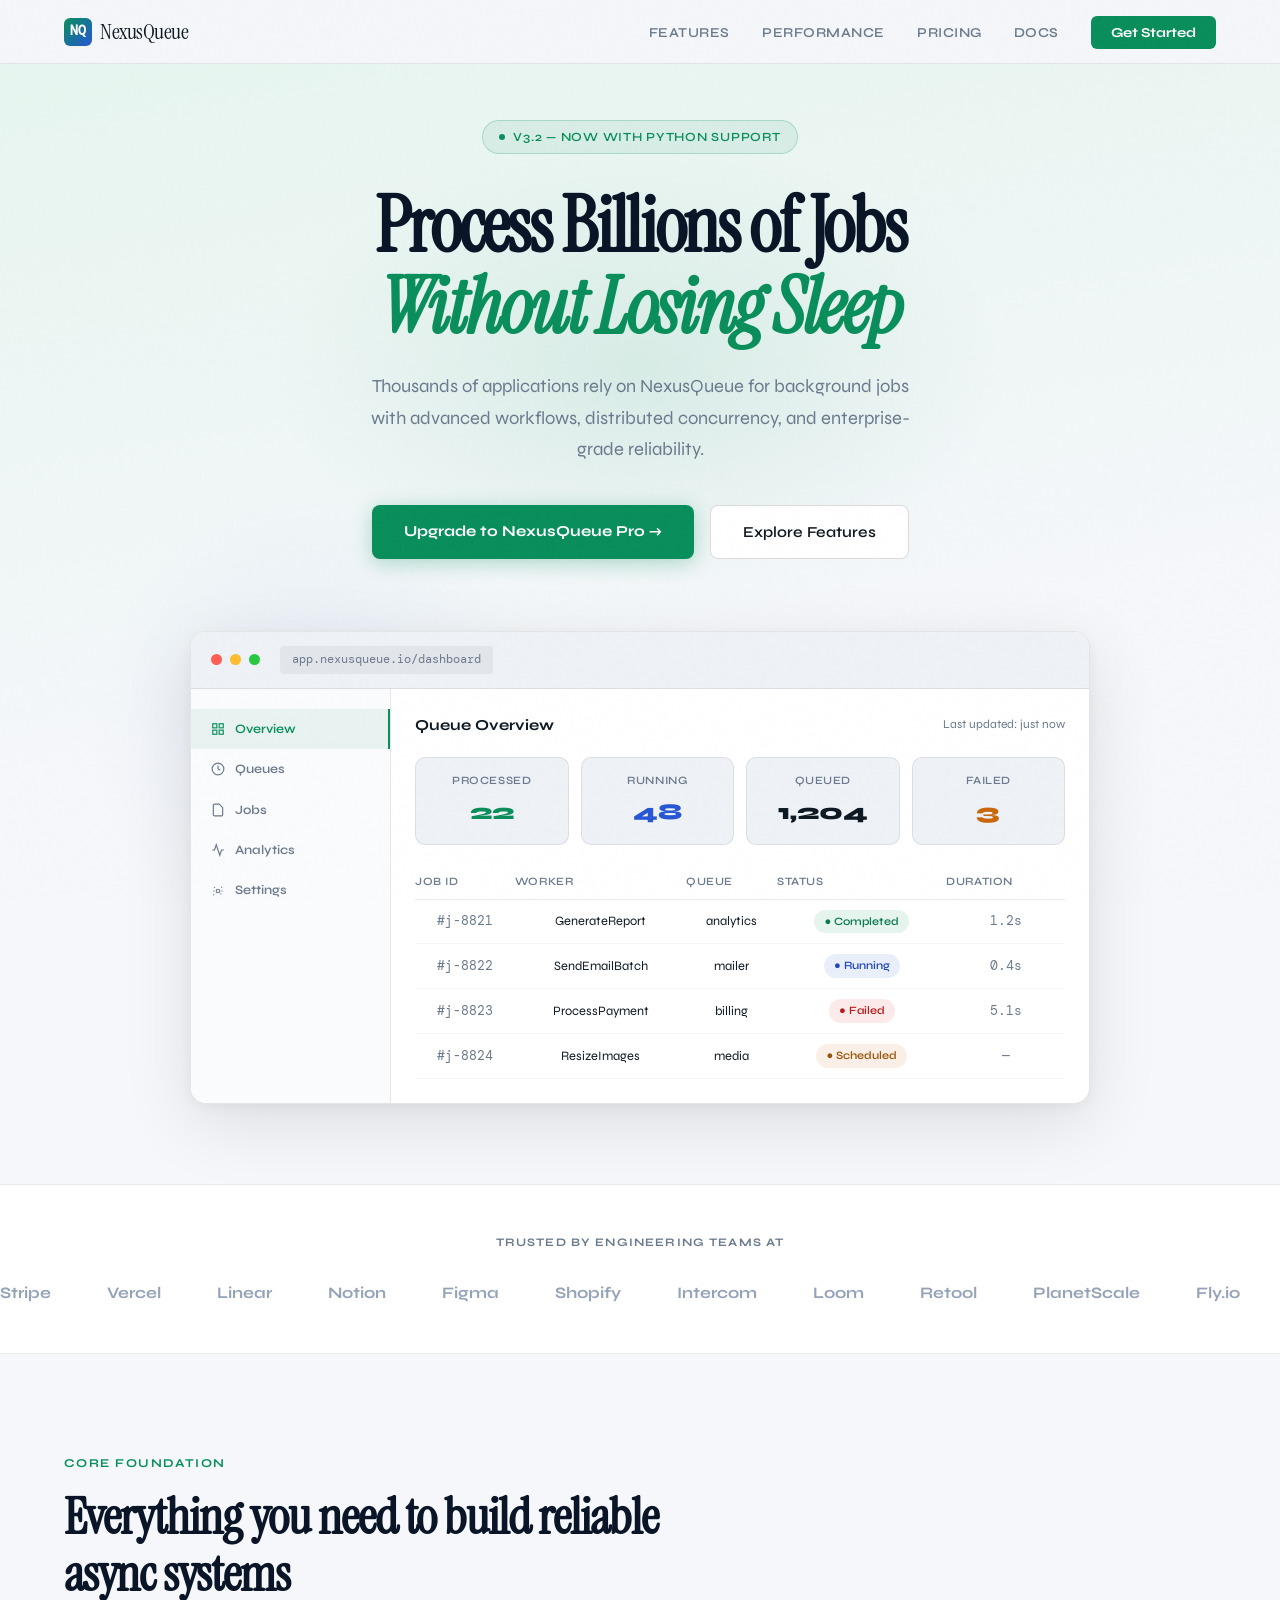
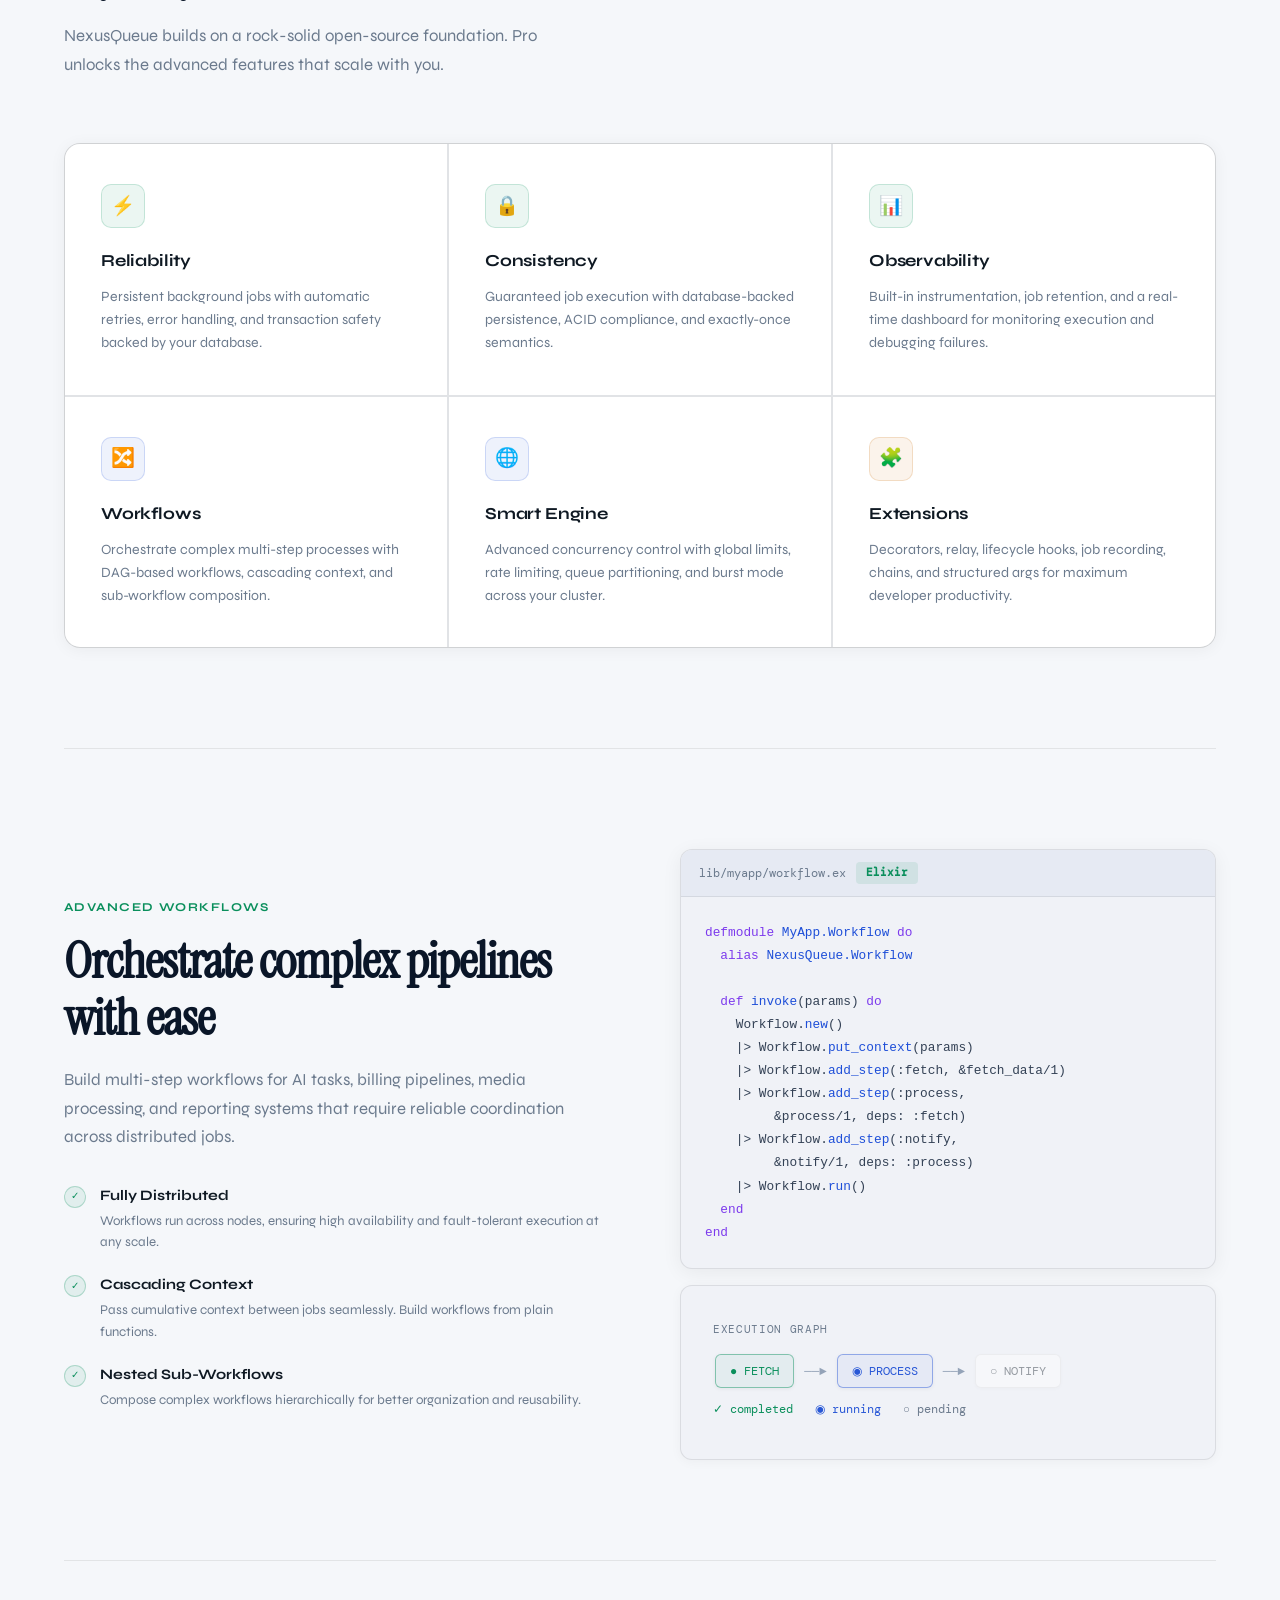
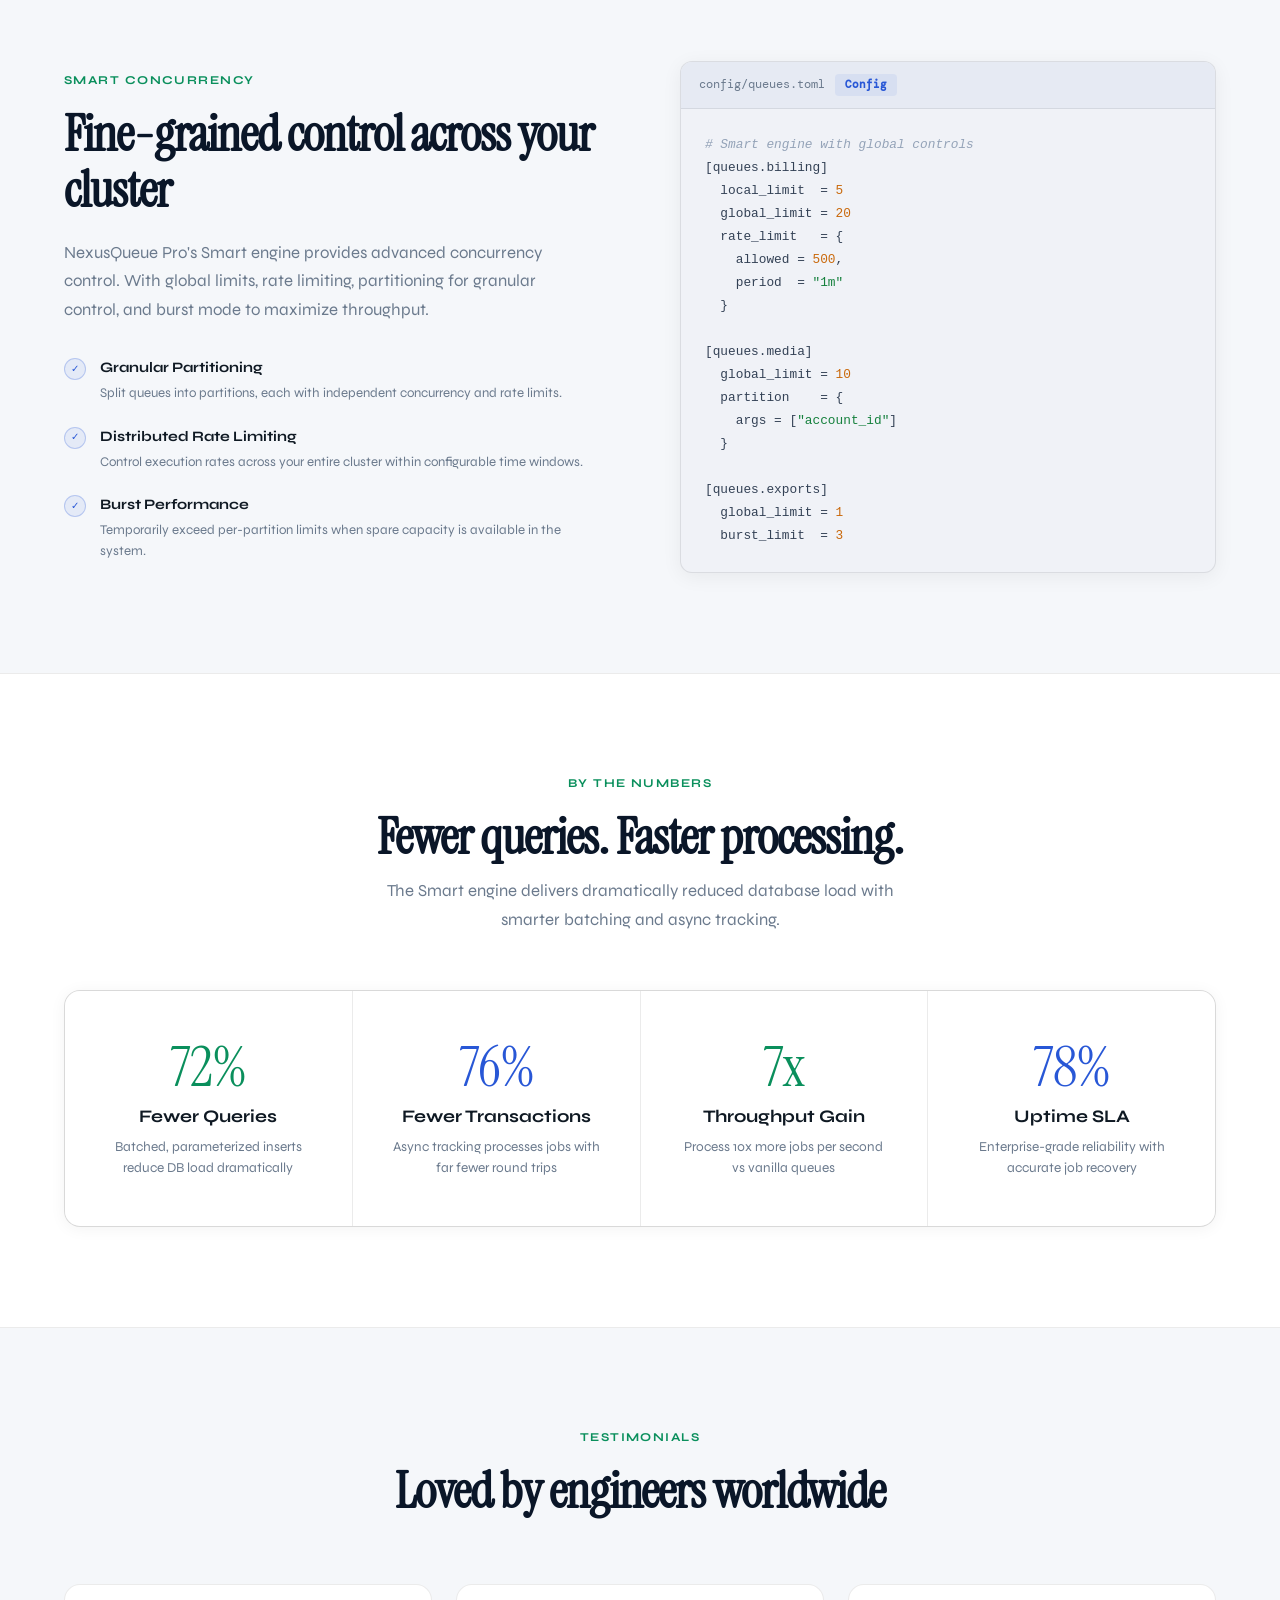
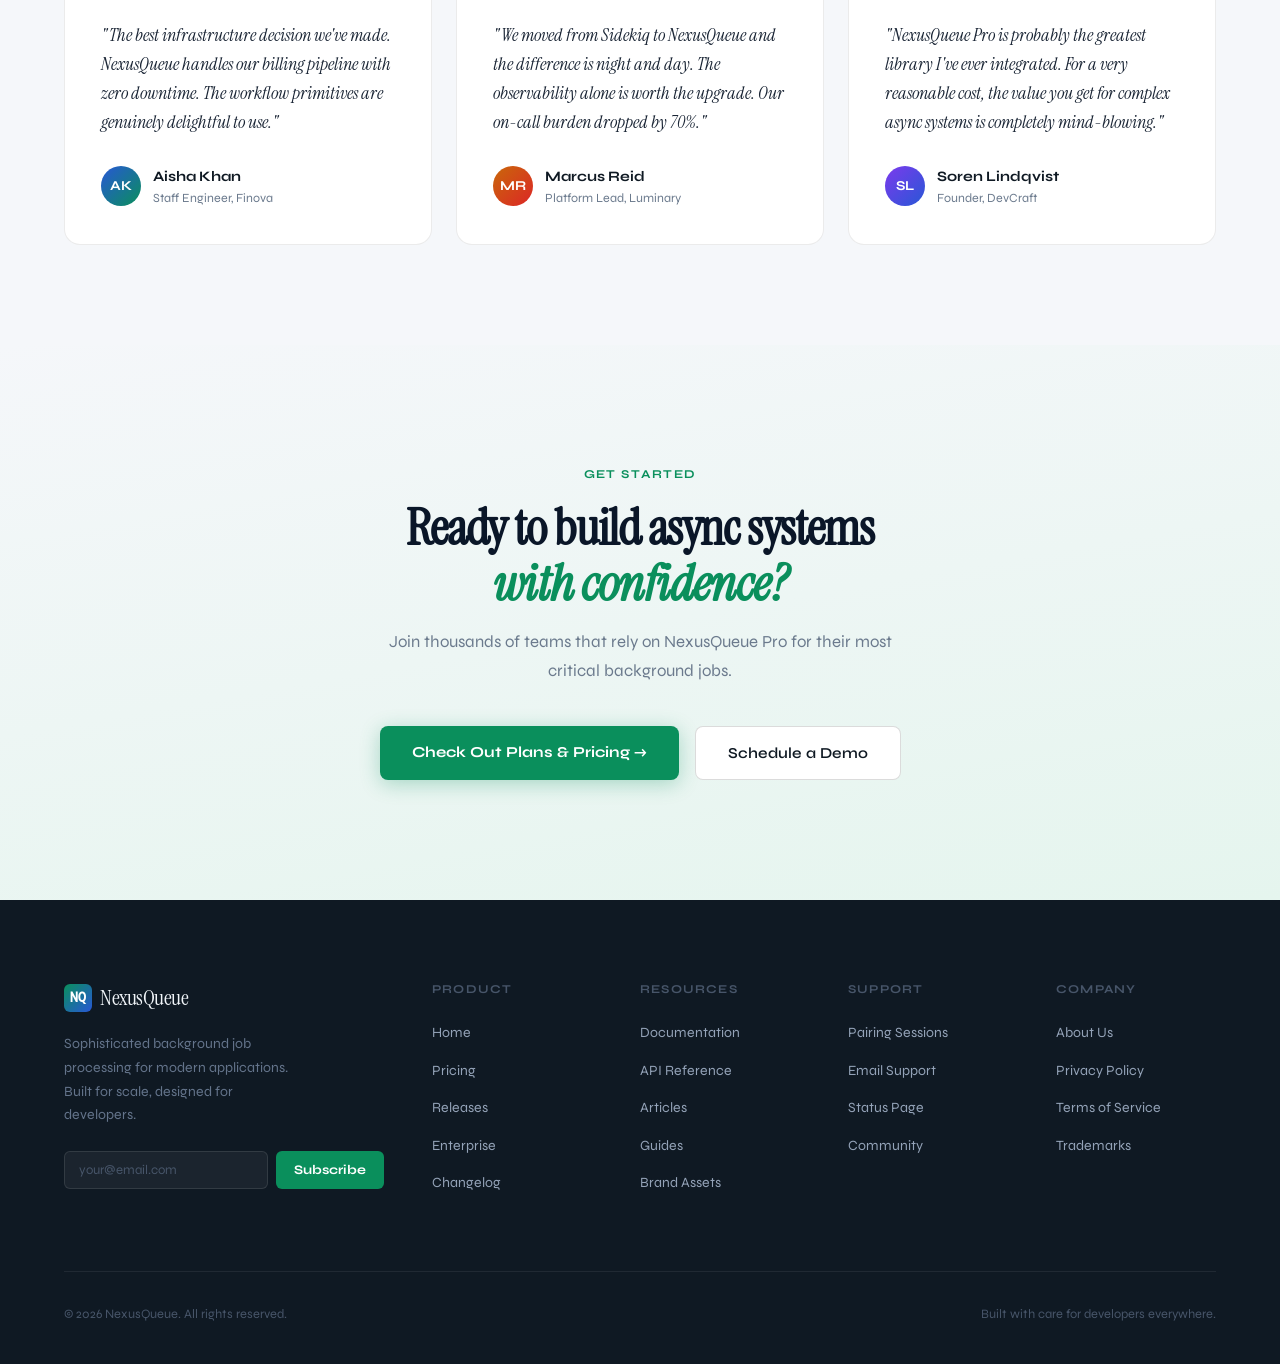
<file: index.html>
<!DOCTYPE html>
<html lang="en">
<head>
  <meta charset="UTF-8">
  <meta name="viewport" content="width=device-width, initial-scale=1.0">
  <title>NexusQueue — Sophisticated Job Processing</title>
  <link rel="preconnect" href="https://fonts.googleapis.com">
  <link href="https://fonts.googleapis.com/css2?family=Instrument+Serif:ital@0;1&family=DM+Mono:wght@300;400;500&family=Syne:wght@400;600;700;800&display=swap" rel="stylesheet">
  <link rel="stylesheet" href="style.css">
</head>
<body>

<!-- ══════════════════════════════════════════
     NAVBAR
════════════════════════════════════════════ -->
<nav>
  <a href="#" class="nav-logo">
    <div class="logo-mark">NQ</div>
    NexusQueue
  </a>
  <ul class="nav-links">
    <li><a href="#features">Features</a></li>
    <li><a href="#performance">Performance</a></li>
    <li><a href="#pricing">Pricing</a></li>
    <li><a href="#docs">Docs</a></li>
    <li><a href="#" class="nav-cta">Get Started</a></li>
  </ul>
</nav>


<!-- ══════════════════════════════════════════
     HERO
════════════════════════════════════════════ -->
<section class="hero">
  <div class="hero-glow"></div>
  <div class="hero-glow2"></div>

  <div class="hero-badge">
    <span class="dot"></span>
    v3.2 — Now with Python support
  </div>

  <h1>Process Billions of Jobs<br><em>Without Losing Sleep</em></h1>

  <p>Thousands of applications rely on NexusQueue for background jobs with advanced
     workflows, distributed concurrency, and enterprise-grade reliability.</p>

  <div class="hero-actions">
    <a href="#" class="btn-primary">Upgrade to NexusQueue Pro →</a>
    <a href="#features" class="btn-outline">Explore Features</a>
  </div>

  <!-- Mock Dashboard -->
  <div class="hero-dashboard">
    <div class="dashboard-bar">
      <div class="dot-r"></div>
      <div class="dot-y"></div>
      <div class="dot-g"></div>
      <div class="dashboard-url">app.nexusqueue.io/dashboard</div>
    </div>

    <div class="dashboard-body">
      <!-- Sidebar -->
      <div class="dash-sidebar">
        <div class="dash-nav-item active">
          <svg width="14" height="14" viewBox="0 0 24 24" fill="none" stroke="currentColor" stroke-width="2">
            <rect x="3" y="3" width="7" height="7"/><rect x="14" y="3" width="7" height="7"/>
            <rect x="3" y="14" width="7" height="7"/><rect x="14" y="14" width="7" height="7"/>
          </svg>
          Overview
        </div>
        <div class="dash-nav-item">
          <svg width="14" height="14" viewBox="0 0 24 24" fill="none" stroke="currentColor" stroke-width="2">
            <circle cx="12" cy="12" r="10"/><polyline points="12 6 12 12 16 14"/>
          </svg>
          Queues
        </div>
        <div class="dash-nav-item">
          <svg width="14" height="14" viewBox="0 0 24 24" fill="none" stroke="currentColor" stroke-width="2">
            <path d="M14 2H6a2 2 0 0 0-2 2v16a2 2 0 0 0 2 2h12a2 2 0 0 0 2-2V8z"/>
          </svg>
          Jobs
        </div>
        <div class="dash-nav-item">
          <svg width="14" height="14" viewBox="0 0 24 24" fill="none" stroke="currentColor" stroke-width="2">
            <polyline points="22 12 18 12 15 21 9 3 6 12 2 12"/>
          </svg>
          Analytics
        </div>
        <div class="dash-nav-item">
          <svg width="14" height="14" viewBox="0 0 24 24" fill="none" stroke="currentColor" stroke-width="2">
            <circle cx="12" cy="12" r="3"/>
            <path d="M19.07 4.93l-1.41 1.41M5.34 17.66l-1.41 1.41M20 12h-2M6 12H4
                     M17.66 17.66l-1.41-1.41M6.75 6.75L5.34 5.34"/>
          </svg>
          Settings
        </div>
      </div>

      <!-- Main panel -->
      <div class="dash-main">
        <div class="dash-header">
          <div class="dash-title">Queue Overview</div>
          <div style="font-size:0.75rem;color:var(--muted);">Last updated: just now</div>
        </div>

        <div class="dash-stats">
          <div class="stat-card">
            <div class="stat-label">Processed</div>
            <div class="stat-val green" id="counter1">0</div>
          </div>
          <div class="stat-card">
            <div class="stat-label">Running</div>
            <div class="stat-val blue">48</div>
          </div>
          <div class="stat-card">
            <div class="stat-label">Queued</div>
            <div class="stat-val">1,204</div>
          </div>
          <div class="stat-card">
            <div class="stat-label">Failed</div>
            <div class="stat-val orange">3</div>
          </div>
        </div>

        <table class="job-table">
          <thead>
            <tr>
              <th>Job ID</th>
              <th>Worker</th>
              <th>Queue</th>
              <th>Status</th>
              <th>Duration</th>
            </tr>
          </thead>
          <tbody>
            <tr>
              <td style="font-family:'DM Mono',monospace;color:var(--muted)">#j-8821</td>
              <td>GenerateReport</td>
              <td>analytics</td>
              <td><span class="status-badge completed">● Completed</span></td>
              <td style="color:var(--muted);font-family:'DM Mono',monospace">1.2s</td>
            </tr>
            <tr>
              <td style="font-family:'DM Mono',monospace;color:var(--muted)">#j-8822</td>
              <td>SendEmailBatch</td>
              <td>mailer</td>
              <td><span class="status-badge running">● Running</span></td>
              <td style="color:var(--muted);font-family:'DM Mono',monospace">0.4s</td>
            </tr>
            <tr>
              <td style="font-family:'DM Mono',monospace;color:var(--muted)">#j-8823</td>
              <td>ProcessPayment</td>
              <td>billing</td>
              <td><span class="status-badge failed">● Failed</span></td>
              <td style="color:var(--muted);font-family:'DM Mono',monospace">5.1s</td>
            </tr>
            <tr>
              <td style="font-family:'DM Mono',monospace;color:var(--muted)">#j-8824</td>
              <td>ResizeImages</td>
              <td>media</td>
              <td><span class="status-badge scheduled">● Scheduled</span></td>
              <td style="color:var(--muted);font-family:'DM Mono',monospace">—</td>
            </tr>
          </tbody>
        </table>
      </div>
    </div>
  </div>
</section>


<!-- ══════════════════════════════════════════
     MARQUEE
════════════════════════════════════════════ -->
<div class="marquee-wrap">
  <div class="marquee-label">Trusted by engineering teams at</div>
  <div style="overflow:hidden">
    <div class="marquee-track">
      <span class="marquee-item">Stripe</span>
      <span class="marquee-item">Vercel</span>
      <span class="marquee-item">Linear</span>
      <span class="marquee-item">Notion</span>
      <span class="marquee-item">Figma</span>
      <span class="marquee-item">Shopify</span>
      <span class="marquee-item">Intercom</span>
      <span class="marquee-item">Loom</span>
      <span class="marquee-item">Retool</span>
      <span class="marquee-item">PlanetScale</span>
      <span class="marquee-item">Fly.io</span>
      <span class="marquee-item">Railway</span>
      <span class="marquee-item">Stripe</span>
      <span class="marquee-item">Vercel</span>
      <span class="marquee-item">Linear</span>
      <span class="marquee-item">Notion</span>
      <span class="marquee-item">Figma</span>
      <span class="marquee-item">Shopify</span>
      <span class="marquee-item">Intercom</span>
      <span class="marquee-item">Loom</span>
      <span class="marquee-item">Retool</span>
      <span class="marquee-item">PlanetScale</span>
      <span class="marquee-item">Fly.io</span>
      <span class="marquee-item">Railway</span>
    </div>
  </div>
</div>


<!-- ══════════════════════════════════════════
     FEATURES GRID
════════════════════════════════════════════ -->
<section id="features">
  <div class="section-header reveal">
    <div class="section-label">Core Foundation</div>
    <h2 class="section-title">Everything you need to build reliable async systems</h2>
    <p class="section-desc">NexusQueue builds on a rock-solid open-source foundation.
       Pro unlocks the advanced features that scale with you.</p>
  </div>

  <div class="features-grid reveal">
    <div class="feature-card">
      <div class="feature-icon">⚡</div>
      <div class="feature-title">Reliability</div>
      <div class="feature-desc">Persistent background jobs with automatic retries,
        error handling, and transaction safety backed by your database.</div>
    </div>
    <div class="feature-card">
      <div class="feature-icon">🔒</div>
      <div class="feature-title">Consistency</div>
      <div class="feature-desc">Guaranteed job execution with database-backed
        persistence, ACID compliance, and exactly-once semantics.</div>
    </div>
    <div class="feature-card">
      <div class="feature-icon">📊</div>
      <div class="feature-title">Observability</div>
      <div class="feature-desc">Built-in instrumentation, job retention, and a
        real-time dashboard for monitoring execution and debugging failures.</div>
    </div>
    <div class="feature-card">
      <div class="feature-icon blue">🔀</div>
      <div class="feature-title">Workflows</div>
      <div class="feature-desc">Orchestrate complex multi-step processes with DAG-based
        workflows, cascading context, and sub-workflow composition.</div>
    </div>
    <div class="feature-card">
      <div class="feature-icon blue">🌐</div>
      <div class="feature-title">Smart Engine</div>
      <div class="feature-desc">Advanced concurrency control with global limits, rate
        limiting, queue partitioning, and burst mode across your cluster.</div>
    </div>
    <div class="feature-card">
      <div class="feature-icon orange">🧩</div>
      <div class="feature-title">Extensions</div>
      <div class="feature-desc">Decorators, relay, lifecycle hooks, job recording,
        chains, and structured args for maximum developer productivity.</div>
    </div>
  </div>
</section>

<div class="divider"></div>


<!-- ══════════════════════════════════════════
     SPLIT — WORKFLOWS
════════════════════════════════════════════ -->
<section id="performance">
  <div class="split-section reveal">

    <div class="split-content">
      <div class="section-label">Advanced Workflows</div>
      <h2 class="section-title">Orchestrate complex pipelines with ease</h2>
      <p class="section-desc">Build multi-step workflows for AI tasks, billing pipelines,
         media processing, and reporting systems that require reliable coordination
         across distributed jobs.</p>

      <ul class="feature-list">
        <li>
          <div class="check">✓</div>
          <div>
            <div class="li-title">Fully Distributed</div>
            <div class="li-desc">Workflows run across nodes, ensuring high availability
              and fault-tolerant execution at any scale.</div>
          </div>
        </li>
        <li>
          <div class="check">✓</div>
          <div>
            <div class="li-title">Cascading Context</div>
            <div class="li-desc">Pass cumulative context between jobs seamlessly.
              Build workflows from plain functions.</div>
          </div>
        </li>
        <li>
          <div class="check">✓</div>
          <div>
            <div class="li-title">Nested Sub-Workflows</div>
            <div class="li-desc">Compose complex workflows hierarchically for better
              organization and reusability.</div>
          </div>
        </li>
      </ul>
    </div>

    <div>
      <div class="code-block">
        <div class="code-header">
          <span>lib/myapp/workflow.ex</span>
          <span class="lang-pill">Elixir</span>
        </div>
        <div class="code-content"><pre><span class="kw">defmodule</span> <span class="fn">MyApp.Workflow</span> <span class="kw">do</span>
  <span class="kw">alias</span> <span class="fn">NexusQueue.Workflow</span>

  <span class="kw">def</span> <span class="fn">invoke</span>(params) <span class="kw">do</span>
    Workflow.<span class="fn">new</span>()
    |> Workflow.<span class="fn">put_context</span>(params)
    |> Workflow.<span class="fn">add_step</span>(:fetch, &amp;fetch_data/1)
    |> Workflow.<span class="fn">add_step</span>(:process,
         &amp;process/1, deps: :fetch)
    |> Workflow.<span class="fn">add_step</span>(:notify,
         &amp;notify/1, deps: :process)
    |> Workflow.<span class="fn">run</span>()
  <span class="kw">end</span>
<span class="kw">end</span></pre></div>
      </div>

      <div class="workflow-viz" style="margin-top:16px">
        <div style="font-size:0.7rem;color:var(--muted);margin-bottom:12px;
                    letter-spacing:0.06em;text-transform:uppercase">Execution Graph</div>
        <div class="wf-row">
          <span class="wf-node active">● FETCH</span>
          <span class="wf-arrow">──►</span>
          <span class="wf-node running">◉ PROCESS</span>
          <span class="wf-arrow">──►</span>
          <span class="wf-node pending">○ NOTIFY</span>
        </div>
        <div class="wf-row" style="margin-top:8px;font-size:0.72rem;color:var(--muted)">
          <span style="color:var(--accent)">✓ completed</span>&nbsp;&nbsp;
          <span style="color:var(--accent2)">◉ running</span>&nbsp;&nbsp;
          <span>○ pending</span>
        </div>
      </div>
    </div>

  </div>
</section>

<div class="divider"></div>


<!-- ══════════════════════════════════════════
     SPLIT — SMART CONCURRENCY (reversed)
════════════════════════════════════════════ -->
<section>
  <div class="split-section reverse reveal">

    <div>
      <div class="code-block">
        <div class="code-header">
          <span>config/queues.toml</span>
          <span class="lang-pill" style="background:rgba(40,87,214,0.08);color:var(--accent2)">Config</span>
        </div>
        <div class="code-content"><pre><span class="cm"># Smart engine with global controls</span>
[queues.billing]
  local_limit  = <span class="num">5</span>
  global_limit = <span class="num">20</span>
  rate_limit   = {
    allowed = <span class="num">500</span>,
    period  = <span class="str">"1m"</span>
  }

[queues.media]
  global_limit = <span class="num">10</span>
  partition    = {
    args = [<span class="str">"account_id"</span>]
  }

[queues.exports]
  global_limit = <span class="num">1</span>
  burst_limit  = <span class="num">3</span></pre></div>
      </div>
    </div>

    <div class="split-content">
      <div class="section-label">Smart Concurrency</div>
      <h2 class="section-title">Fine-grained control across your cluster</h2>
      <p class="section-desc">NexusQueue Pro's Smart engine provides advanced concurrency
         control. With global limits, rate limiting, partitioning for granular control,
         and burst mode to maximize throughput.</p>

      <ul class="feature-list">
        <li>
          <div class="check" style="background:rgba(40,87,214,0.08);
                                    border-color:rgba(40,87,214,0.25);
                                    color:var(--accent2)">✓</div>
          <div>
            <div class="li-title">Granular Partitioning</div>
            <div class="li-desc">Split queues into partitions, each with independent
              concurrency and rate limits.</div>
          </div>
        </li>
        <li>
          <div class="check" style="background:rgba(40,87,214,0.08);
                                    border-color:rgba(40,87,214,0.25);
                                    color:var(--accent2)">✓</div>
          <div>
            <div class="li-title">Distributed Rate Limiting</div>
            <div class="li-desc">Control execution rates across your entire cluster
              within configurable time windows.</div>
          </div>
        </li>
        <li>
          <div class="check" style="background:rgba(40,87,214,0.08);
                                    border-color:rgba(40,87,214,0.25);
                                    color:var(--accent2)">✓</div>
          <div>
            <div class="li-title">Burst Performance</div>
            <div class="li-desc">Temporarily exceed per-partition limits when spare
              capacity is available in the system.</div>
          </div>
        </li>
      </ul>
    </div>

  </div>
</section>


<!-- ══════════════════════════════════════════
     STATS
════════════════════════════════════════════ -->
<section class="stats-section">
  <div style="text-align:center" class="reveal">
    <div class="section-label">By the Numbers</div>
    <h2 class="section-title" style="margin:0 auto">Fewer queries. Faster processing.</h2>
    <p class="section-desc" style="margin:12px auto 0">The Smart engine delivers
       dramatically reduced database load with smarter batching and async tracking.</p>
  </div>

  <div class="stats-grid reveal">
    <div class="stat-item">
      <div class="stat-big" data-target="92">0</div>
      <div style="font-size:1.1rem;font-weight:700;margin-bottom:6px">Fewer Queries</div>
      <div class="stat-desc">Batched, parameterized inserts reduce DB load dramatically</div>
    </div>
    <div class="stat-item">
      <div class="stat-big blue" data-target="96">0</div>
      <div style="font-size:1.1rem;font-weight:700;margin-bottom:6px">Fewer Transactions</div>
      <div class="stat-desc">Async tracking processes jobs with far fewer round trips</div>
    </div>
    <div class="stat-item">
      <div class="stat-big" data-target="10">0</div>
      <div style="font-size:1.1rem;font-weight:700;margin-bottom:6px">Throughput Gain</div>
      <div class="stat-desc">Process 10x more jobs per second vs vanilla queues</div>
    </div>
    <div class="stat-item">
      <div class="stat-big blue" data-target="99">0</div>
      <div style="font-size:1.1rem;font-weight:700;margin-bottom:6px">Uptime SLA</div>
      <div class="stat-desc">Enterprise-grade reliability with accurate job recovery</div>
    </div>
  </div>
</section>


<!-- ══════════════════════════════════════════
     TESTIMONIALS
════════════════════════════════════════════ -->
<section id="testimonials">
  <div class="section-header reveal" style="text-align:center">
    <div class="section-label">Testimonials</div>
    <h2 class="section-title" style="margin:0 auto">Loved by engineers worldwide</h2>
  </div>

  <div class="testimonials-grid reveal">
    <div class="testimonial">
      <div class="testimonial-quote">"The best infrastructure decision we've made.
        NexusQueue handles our billing pipeline with zero downtime. The workflow
        primitives are genuinely delightful to use."</div>
      <div class="testimonial-author">
        <div class="avatar">AK</div>
        <div>
          <div class="author-name">Aisha Khan</div>
          <div class="author-role">Staff Engineer, Finova</div>
        </div>
      </div>
    </div>

    <div class="testimonial">
      <div class="testimonial-quote">"We moved from Sidekiq to NexusQueue and the
        difference is night and day. The observability alone is worth the upgrade.
        Our on-call burden dropped by 70%."</div>
      <div class="testimonial-author">
        <div class="avatar" style="background:linear-gradient(135deg,var(--accent3),#dc2626)">MR</div>
        <div>
          <div class="author-name">Marcus Reid</div>
          <div class="author-role">Platform Lead, Luminary</div>
        </div>
      </div>
    </div>

    <div class="testimonial">
      <div class="testimonial-quote">"NexusQueue Pro is probably the greatest library
        I've ever integrated. For a very reasonable cost, the value you get for complex
        async systems is completely mind-blowing."</div>
      <div class="testimonial-author">
        <div class="avatar" style="background:linear-gradient(135deg,#7c3aed,var(--accent2))">SL</div>
        <div>
          <div class="author-name">Soren Lindqvist</div>
          <div class="author-role">Founder, DevCraft</div>
        </div>
      </div>
    </div>
  </div>
</section>


<!-- ══════════════════════════════════════════
     CTA
════════════════════════════════════════════ -->
<section class="cta-section" id="pricing">
  <div class="reveal">
    <div class="section-label">Get Started</div>
    <h2 class="section-title">Ready to build async systems<br>
      <em style="color:var(--accent)">with confidence?</em></h2>
    <p class="section-desc">Join thousands of teams that rely on NexusQueue Pro
       for their most critical background jobs.</p>
    <div class="hero-actions" style="margin-top:40px">
      <a href="#" class="btn-primary">Check Out Plans &amp; Pricing →</a>
      <a href="#" class="btn-outline">Schedule a Demo</a>
    </div>
  </div>
</section>


<!-- ══════════════════════════════════════════
     FOOTER
════════════════════════════════════════════ -->
<footer>
  <div class="footer-grid">

    <div class="footer-brand">
      <a href="#" class="nav-logo" style="display:inline-flex">
        <div class="logo-mark">NQ</div>
        NexusQueue
      </a>
      <p>Sophisticated background job processing for modern applications.
         Built for scale, designed for developers.</p>
      <div class="newsletter-form">
        <input type="email" placeholder="your@email.com">
        <button>Subscribe</button>
      </div>
    </div>

    <div class="footer-col">
      <h4>Product</h4>
      <ul>
        <li><a href="#">Home</a></li>
        <li><a href="#">Pricing</a></li>
        <li><a href="#">Releases</a></li>
        <li><a href="#">Enterprise</a></li>
        <li><a href="#">Changelog</a></li>
      </ul>
    </div>

    <div class="footer-col">
      <h4>Resources</h4>
      <ul>
        <li><a href="#">Documentation</a></li>
        <li><a href="#">API Reference</a></li>
        <li><a href="#">Articles</a></li>
        <li><a href="#">Guides</a></li>
        <li><a href="#">Brand Assets</a></li>
      </ul>
    </div>

    <div class="footer-col">
      <h4>Support</h4>
      <ul>
        <li><a href="#">Pairing Sessions</a></li>
        <li><a href="#">Email Support</a></li>
        <li><a href="#">Status Page</a></li>
        <li><a href="#">Community</a></li>
      </ul>
    </div>

    <div class="footer-col">
      <h4>Company</h4>
      <ul>
        <li><a href="#">About Us</a></li>
        <li><a href="#">Privacy Policy</a></li>
        <li><a href="#">Terms of Service</a></li>
        <li><a href="#">Trademarks</a></li>
      </ul>
    </div>

  </div>

  <div class="footer-bottom">
    <span>© 2026 NexusQueue. All rights reserved.</span>
    <span>Built with care for developers everywhere.</span>
  </div>
</footer>

<script src="main.js"></script>
</body>
</html>
</file>
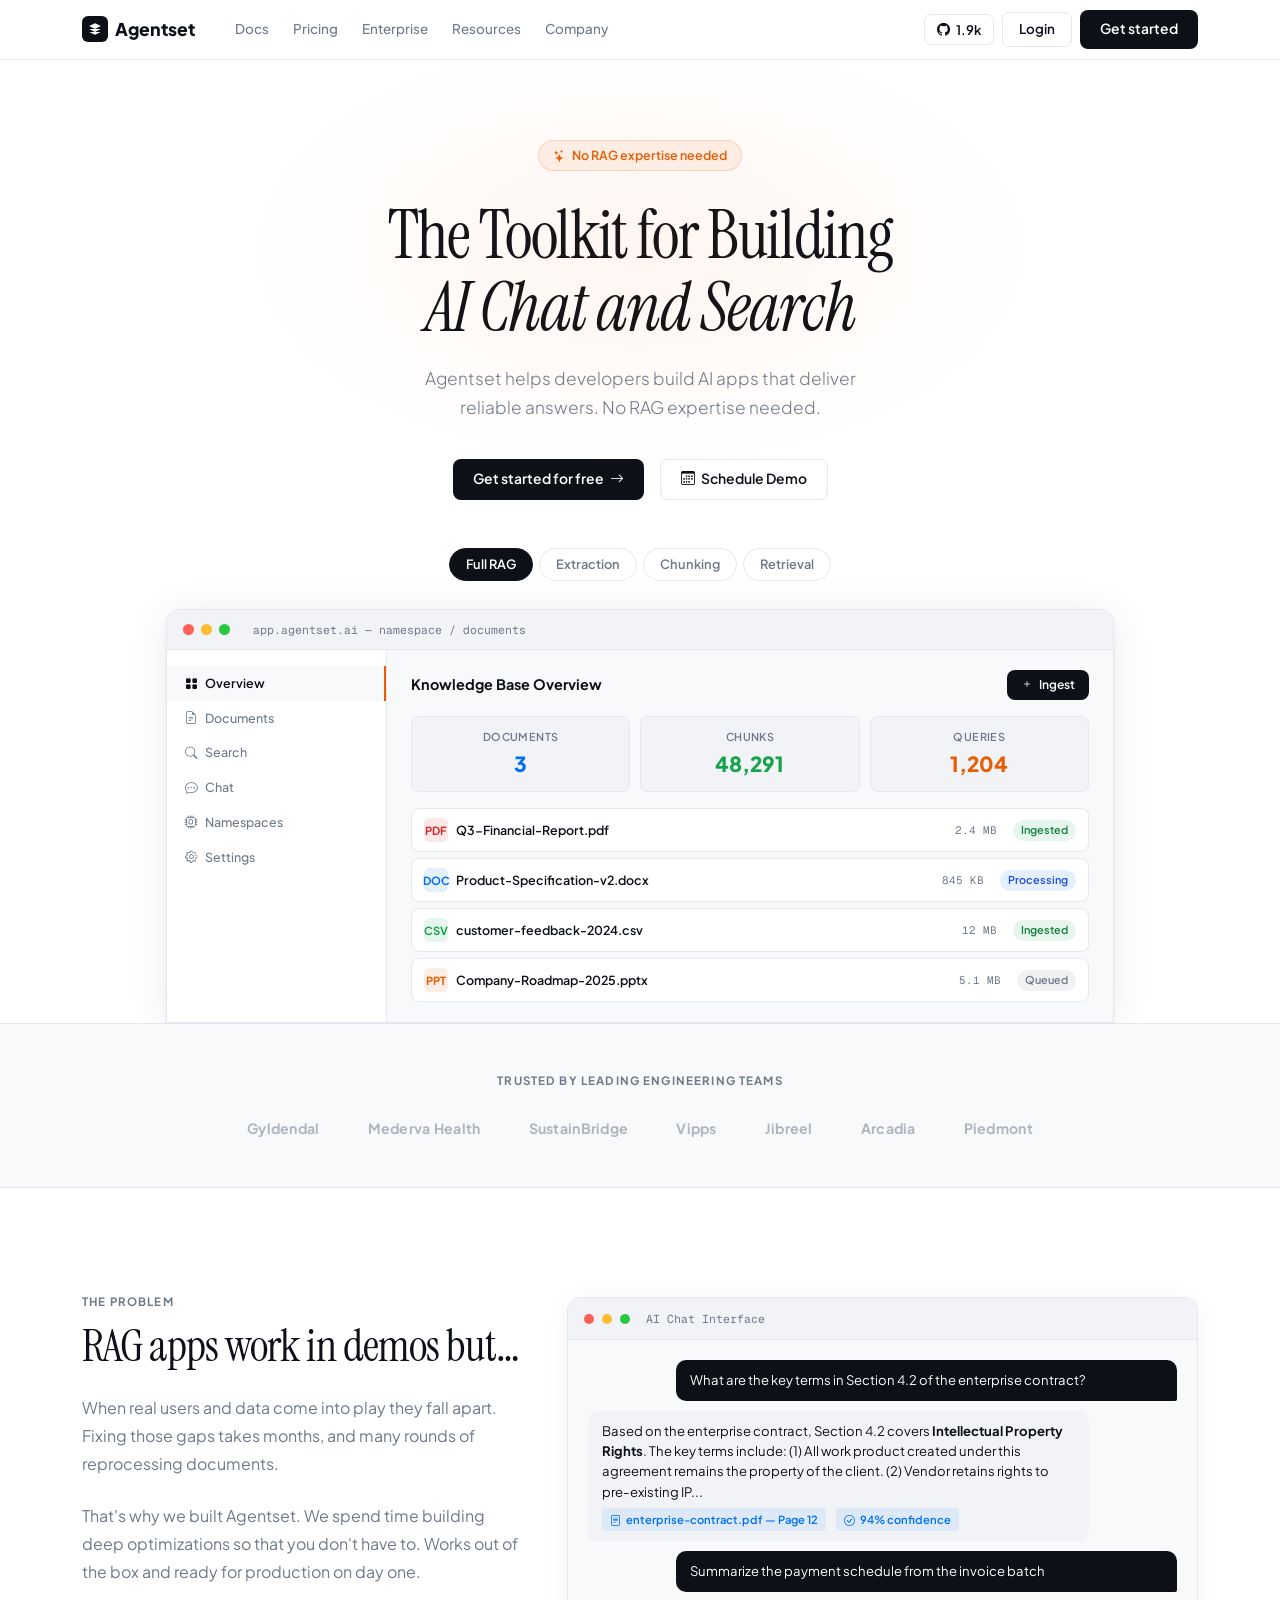
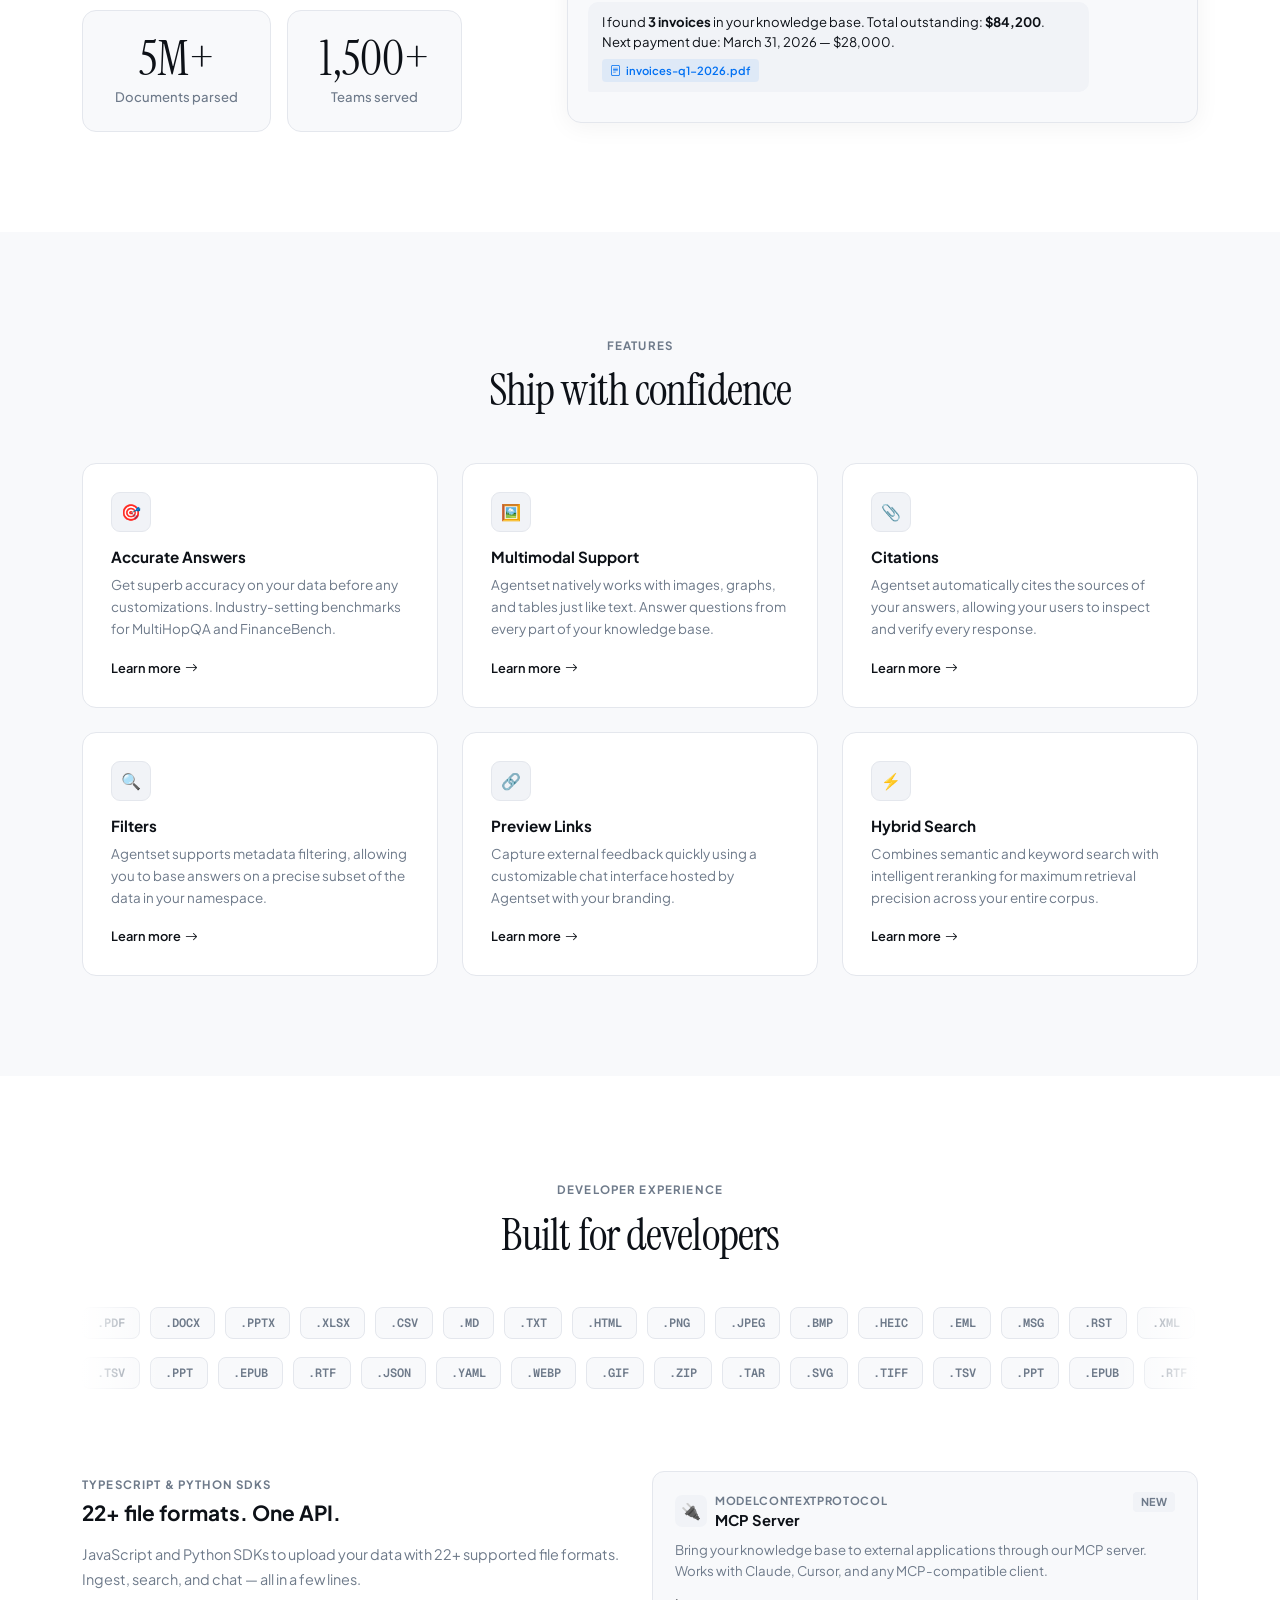
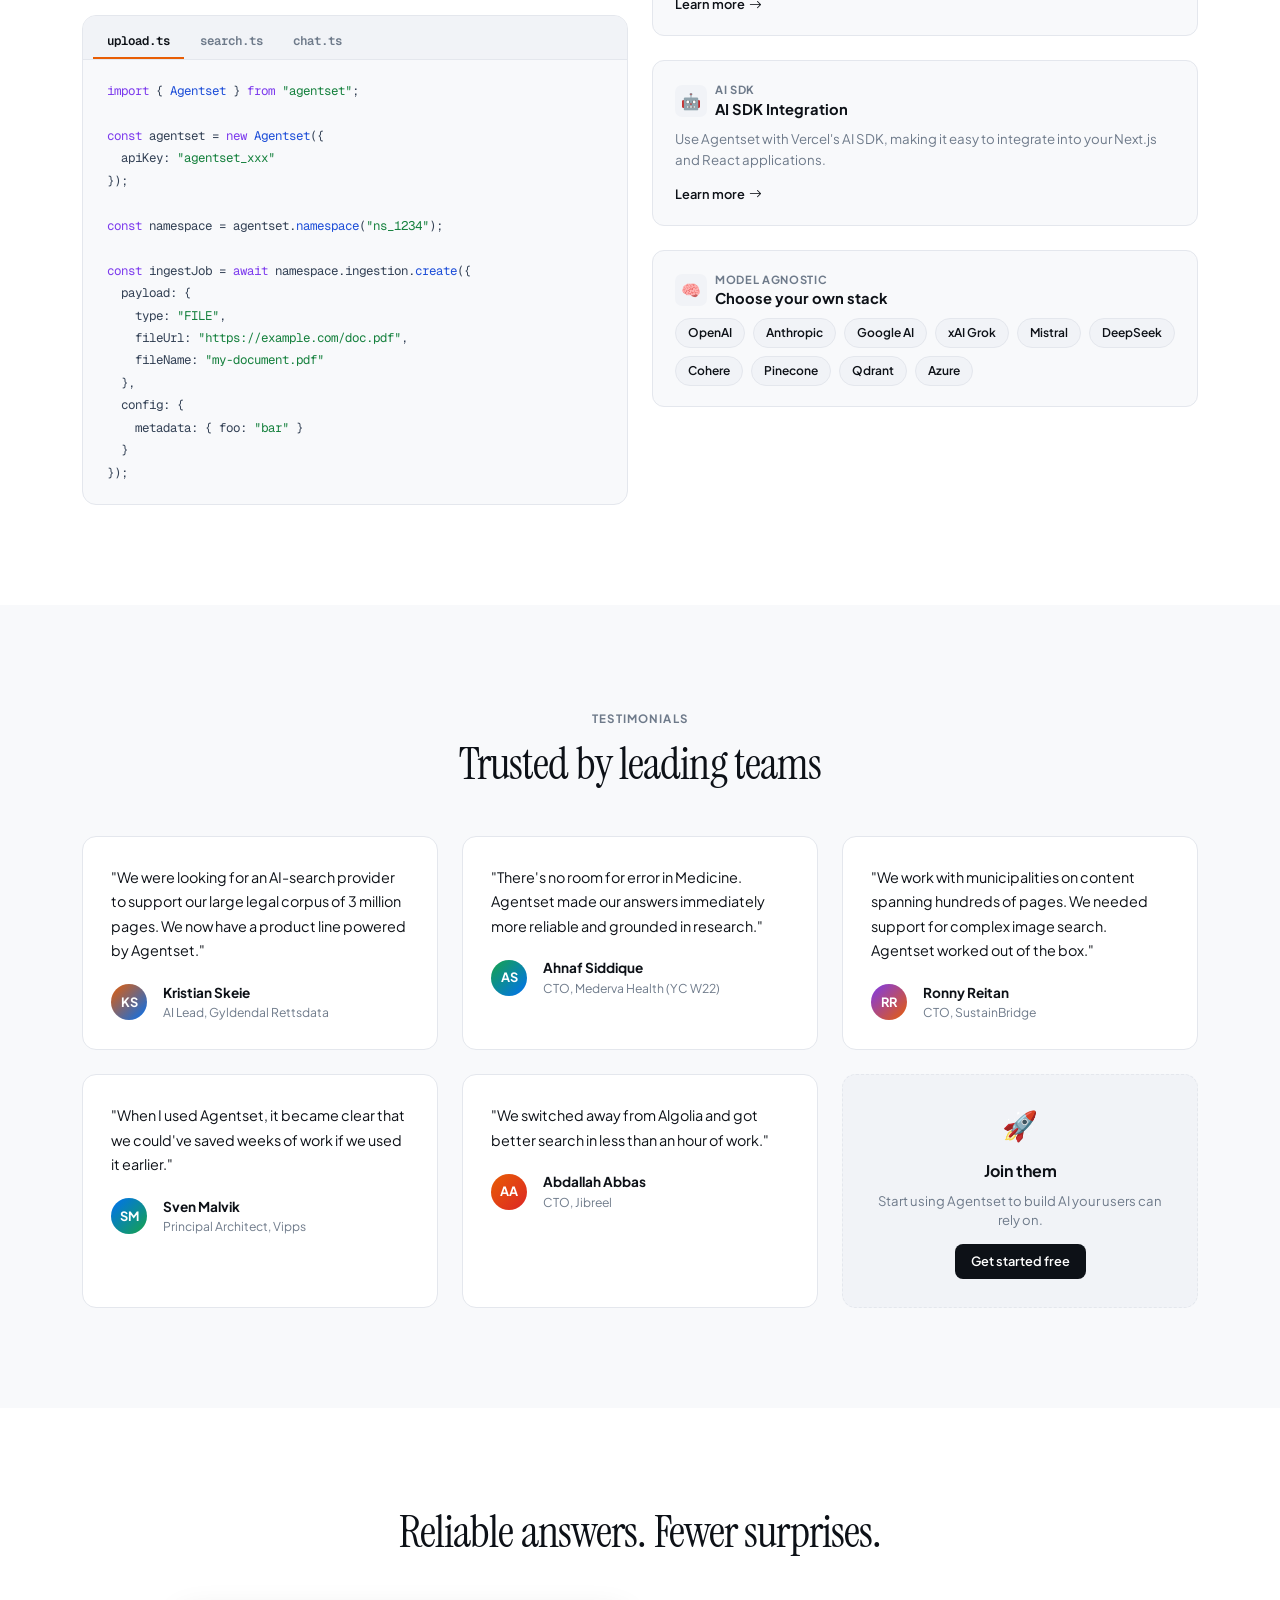
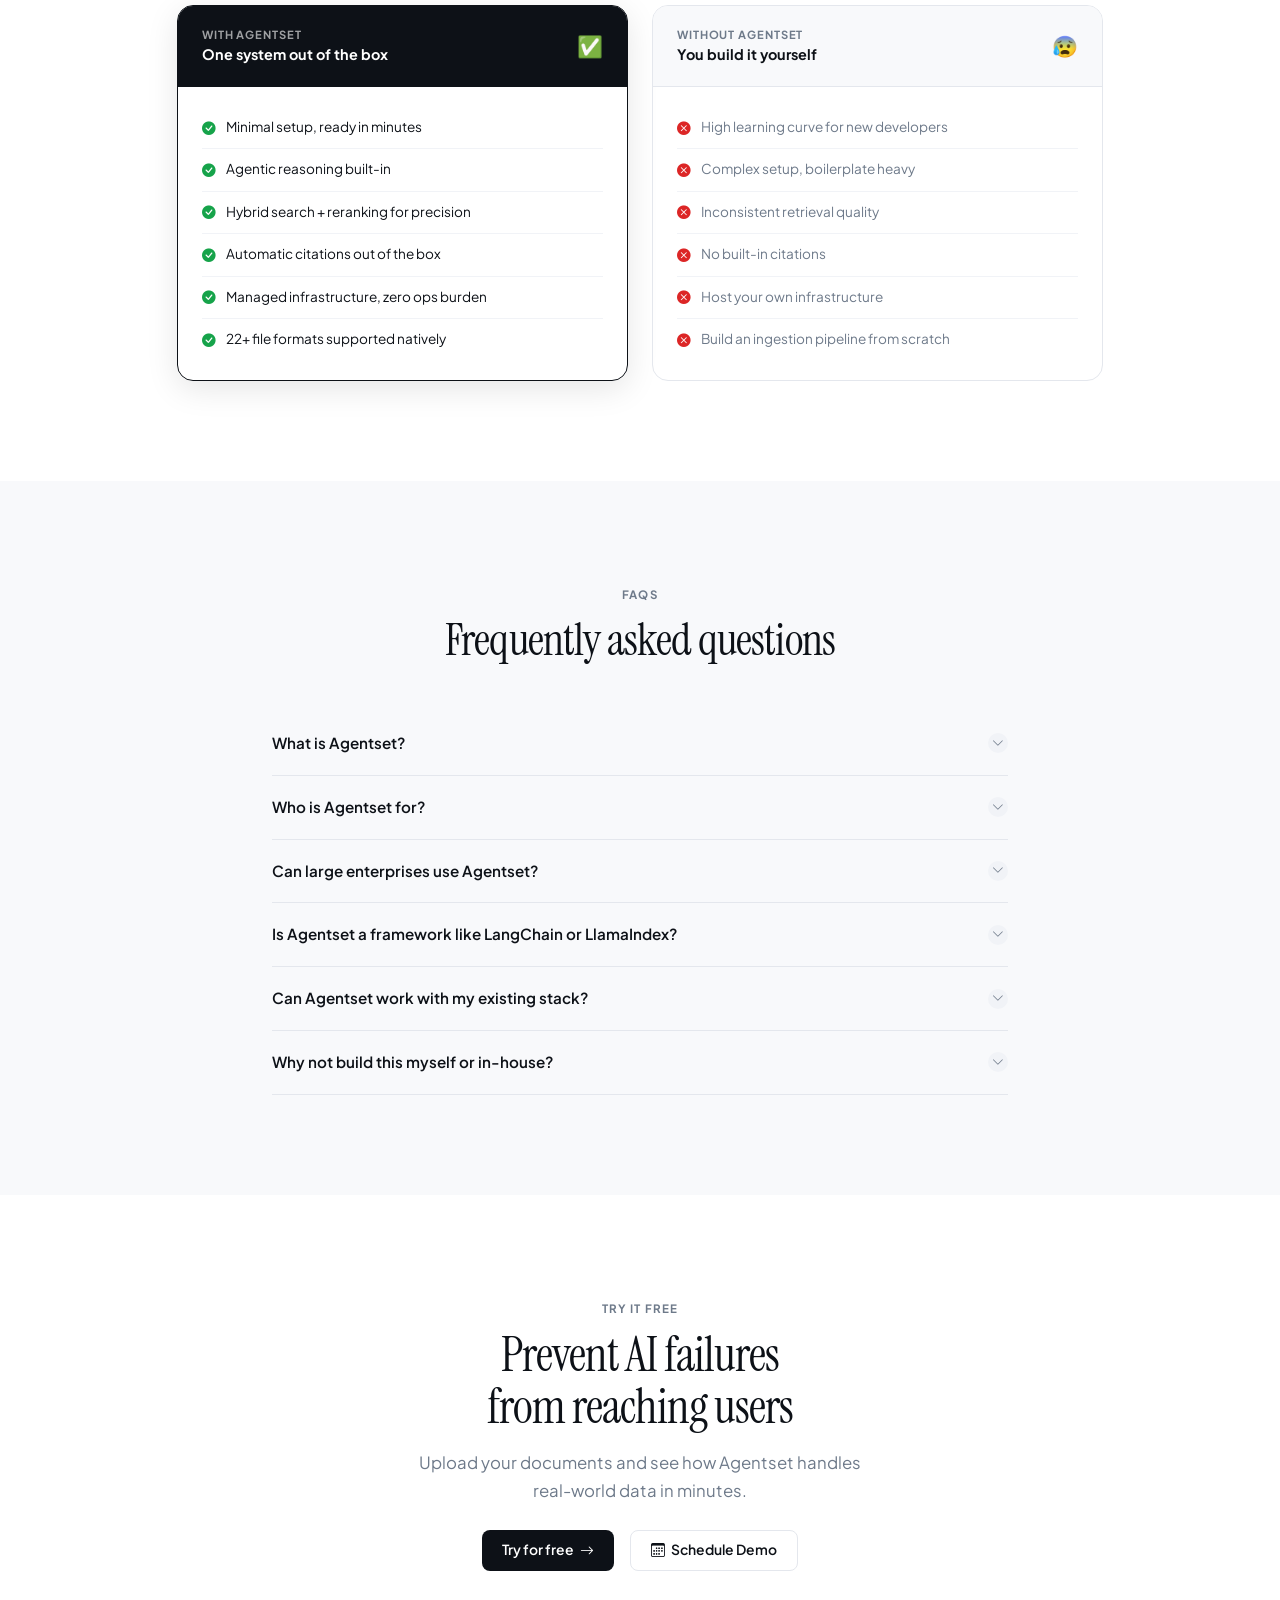
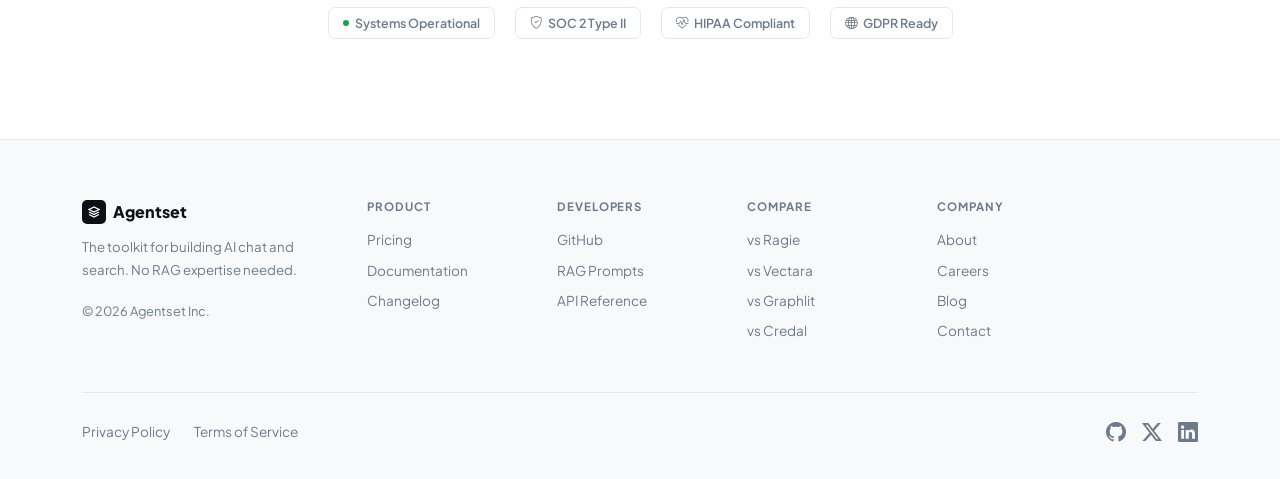
<file: assignment-2/index.html>
<!DOCTYPE html>
<html lang="en">
<head>
  <meta charset="UTF-8" />
  <meta name="viewport" content="width=device-width, initial-scale=1.0" />
  <title>Agentset — Build AI Chat and Search</title>

  <!-- Bootstrap 5 -->
  <link href="https://cdn.jsdelivr.net/npm/bootstrap@5.3.3/dist/css/bootstrap.min.css" rel="stylesheet">
  <!-- Bootstrap Icons -->
  <link href="https://cdn.jsdelivr.net/npm/bootstrap-icons@1.11.3/font/bootstrap-icons.min.css" rel="stylesheet">
  <!-- Google Fonts -->
  <link href="https://fonts.googleapis.com/css2?family=Instrument+Serif:ital@0;1&family=Geist+Mono:wght@300;400;500&family=Plus+Jakarta+Sans:wght@400;500;600;700;800&display=swap" rel="stylesheet">

  <!-- Your stylesheet -->
  <link rel="stylesheet" href="styles.css">
</head>
<body>

<!-- ════════════════════════════════════════════
     NAVBAR
════════════════════════════════════════════ -->
<nav class="site-nav">
  <div class="container-xl d-flex align-items-center gap-4 w-100">
    <!-- Logo -->
    <a href="#" class="nav-logo me-3">
      <div class="logo-icon">
        <svg viewBox="0 0 24 24"><path d="M12 2L2 7l10 5 10-5-10-5zM2 17l10 5 10-5M2 12l10 5 10-5"/></svg>
      </div>
      Agentset
    </a>

    <!-- Links -->
    <div class="d-none d-md-flex align-items-center gap-4 flex-grow-1">
      <a href="#docs"       class="nav-link-item">Docs</a>
      <a href="#pricing"    class="nav-link-item">Pricing</a>
      <a href="#enterprise" class="nav-link-item">Enterprise</a>
      <a href="#resources"  class="nav-link-item">Resources</a>
      <a href="#company"    class="nav-link-item">Company</a>
    </div>

    <!-- Right -->
    <div class="d-flex align-items-center gap-2 ms-auto">
      <a href="#" class="nav-gh d-none d-md-inline-flex">
        <i class="bi bi-github"></i>
        <span>1.9k</span>
      </a>
      <a href="#" class="btn-login">Login</a>
      <a href="#" class="btn-primary-custom d-none d-sm-inline-flex">Get started</a>
    </div>
  </div>
</nav>


<!-- ════════════════════════════════════════════
     HERO
════════════════════════════════════════════ -->
<section class="hero">
  <div class="container">
    <div class="hero-badge">
      <i class="bi bi-stars"></i>
      No RAG expertise needed
    </div>

    <h1 class="display-serif">
      The Toolkit for Building<br class="d-none d-md-block">
      <em>AI Chat and Search</em>
    </h1>

    <p class="lead">
      Agentset helps developers build AI apps that deliver reliable answers. No RAG expertise needed.
    </p>

    <div class="d-flex justify-content-center gap-3 mb-5">
      <a href="#" class="btn-primary-custom">
        Get started for free
        <i class="bi bi-arrow-right"></i>
      </a>
      <a href="#" class="btn-outline-custom">
        <i class="bi bi-calendar3"></i>
        Schedule Demo
      </a>
    </div>

    <!-- Tab switcher -->
    <div class="hero-tabs">
      <button class="hero-tab-btn active" data-tab="fullrag">Full RAG</button>
      <button class="hero-tab-btn"        data-tab="extract">Extraction</button>
      <button class="hero-tab-btn"        data-tab="chunk">Chunking</button>
      <button class="hero-tab-btn"        data-tab="retrieve">Retrieval</button>
    </div>

    <!-- Screenshot -->
    <div class="hero-screenshot-wrap">
      <div class="hero-screenshot">
        <div class="screenshot-bar">
          <div class="s-dot" style="background:#ff5f57"></div>
          <div class="s-dot" style="background:#febc2e"></div>
          <div class="s-dot" style="background:#28c840"></div>
          <span class="mono ms-3" style="font-size:0.72rem;color:var(--muted)">app.agentset.ai — namespace / documents</span>
        </div>

        <div class="screenshot-body">
          <!-- Sidebar -->
          <div class="ss-sidebar">
            <div class="ss-nav-item active"><i class="bi bi-grid-fill"></i> Overview</div>
            <div class="ss-nav-item"><i class="bi bi-file-earmark-text"></i> Documents</div>
            <div class="ss-nav-item"><i class="bi bi-search"></i> Search</div>
            <div class="ss-nav-item"><i class="bi bi-chat-dots"></i> Chat</div>
            <div class="ss-nav-item"><i class="bi bi-cpu"></i> Namespaces</div>
            <div class="ss-nav-item"><i class="bi bi-gear"></i> Settings</div>
          </div>

          <!-- Main -->
          <div class="ss-main">
            <div class="ss-header">
              <div class="ss-title">Knowledge Base Overview</div>
              <button class="btn-primary-custom" style="font-size:0.75rem;padding:6px 14px">
                <i class="bi bi-plus"></i> Ingest
              </button>
            </div>

            <div class="ss-stats">
              <div class="ss-stat">
                <div class="ss-stat-label">Documents</div>
                <div class="ss-stat-val blue" id="doc-counter">0</div>
              </div>
              <div class="ss-stat">
                <div class="ss-stat-label">Chunks</div>
                <div class="ss-stat-val green">48,291</div>
              </div>
              <div class="ss-stat">
                <div class="ss-stat-label">Queries</div>
                <div class="ss-stat-val orange">1,204</div>
              </div>
            </div>

            <div class="ss-doc-list">
              <div class="ss-doc-item">
                <div class="ss-doc-name">
                  <div class="ss-doc-icon icon-pdf">PDF</div>
                  Q3-Financial-Report.pdf
                </div>
                <div class="d-flex align-items-center gap-3">
                  <span class="mono" style="font-size:0.68rem;color:var(--muted)">2.4 MB</span>
                  <span class="ss-badge badge-done">Ingested</span>
                </div>
              </div>
              <div class="ss-doc-item">
                <div class="ss-doc-name">
                  <div class="ss-doc-icon icon-docx">DOC</div>
                  Product-Specification-v2.docx
                </div>
                <div class="d-flex align-items-center gap-3">
                  <span class="mono" style="font-size:0.68rem;color:var(--muted)">845 KB</span>
                  <span class="ss-badge badge-proc">Processing</span>
                </div>
              </div>
              <div class="ss-doc-item">
                <div class="ss-doc-name">
                  <div class="ss-doc-icon icon-csv">CSV</div>
                  customer-feedback-2024.csv
                </div>
                <div class="d-flex align-items-center gap-3">
                  <span class="mono" style="font-size:0.68rem;color:var(--muted)">12 MB</span>
                  <span class="ss-badge badge-done">Ingested</span>
                </div>
              </div>
              <div class="ss-doc-item">
                <div class="ss-doc-name">
                  <div class="ss-doc-icon icon-pptx">PPT</div>
                  Company-Roadmap-2025.pptx
                </div>
                <div class="d-flex align-items-center gap-3">
                  <span class="mono" style="font-size:0.68rem;color:var(--muted)">5.1 MB</span>
                  <span class="ss-badge badge-queue">Queued</span>
                </div>
              </div>
            </div>
          </div>
        </div>
      </div>
    </div>
  </div>
</section>


<!-- ════════════════════════════════════════════
     LOGO CLOUD
════════════════════════════════════════════ -->
<div class="logo-cloud">
  <div class="container">
    <div class="logo-cloud-label">Trusted by leading engineering teams</div>
    <div class="logo-cloud-row">
      <span class="cloud-logo">Gyldendal</span>
      <span class="cloud-logo">Mederva Health</span>
      <span class="cloud-logo">SustainBridge</span>
      <span class="cloud-logo">Vipps</span>
      <span class="cloud-logo">Jibreel</span>
      <span class="cloud-logo">Arcadia</span>
      <span class="cloud-logo">Piedmont</span>
    </div>
  </div>
</div>


<!-- ════════════════════════════════════════════
     PROBLEM SECTION
════════════════════════════════════════════ -->
<section class="problem-section">
  <div class="container">
    <div class="row align-items-center g-5">
      <div class="col-lg-5 reveal">
        <div class="section-eyebrow">The Problem</div>
        <h2 class="display-serif mb-4" style="font-size:clamp(1.9rem,3.5vw,2.9rem)">
          RAG apps work in demos but…
        </h2>
        <p class="mb-4" style="color:var(--muted);line-height:1.75">
          When real users and data come into play they fall apart. Fixing those gaps takes months, and many rounds of reprocessing documents.
        </p>
        <p class="mb-4" style="color:var(--muted);line-height:1.75">
          That's why we built Agentset. We spend time building deep optimizations so that you don't have to. Works out of the box and ready for production on day one.
        </p>
        <div class="d-flex gap-3 mt-4">
          <div class="stat-pill">
            <div class="stat-number">5M+</div>
            <div class="stat-label">Documents parsed</div>
          </div>
          <div class="stat-pill">
            <div class="stat-number">1,500+</div>
            <div class="stat-label">Teams served</div>
          </div>
        </div>
      </div>

      <div class="col-lg-7 reveal">
        <div class="problem-ui">
          <div class="prob-ui-header">
            <div class="s-dot" style="background:#ff5f57;width:10px;height:10px;border-radius:50%"></div>
            <div class="s-dot" style="background:#febc2e;width:10px;height:10px;border-radius:50%"></div>
            <div class="s-dot" style="background:#28c840;width:10px;height:10px;border-radius:50%"></div>
            <span class="mono ms-2" style="font-size:0.72rem;color:var(--muted)">AI Chat Interface</span>
          </div>
          <div class="prob-ui-body">
            <div class="chat-bubble user">
              What are the key terms in Section 4.2 of the enterprise contract?
            </div>
            <div class="chat-bubble bot">
              Based on the enterprise contract, Section 4.2 covers <strong>Intellectual Property Rights</strong>. The key terms include: (1) All work product created under this agreement remains the property of the client. (2) Vendor retains rights to pre-existing IP...
              <br>
              <span class="chat-source"><i class="bi bi-file-text"></i> enterprise-contract.pdf — Page 12</span>
              <span class="chat-source ms-2"><i class="bi bi-check-circle"></i> 94% confidence</span>
            </div>
            <div class="chat-bubble user">
              Summarize the payment schedule from the invoice batch
            </div>
            <div class="chat-bubble bot">
              I found <strong>3 invoices</strong> in your knowledge base. Total outstanding: <strong>$84,200</strong>. Next payment due: March 31, 2026 — $28,000.
              <br>
              <span class="chat-source"><i class="bi bi-file-text"></i> invoices-q1-2026.pdf</span>
            </div>
          </div>
        </div>
      </div>
    </div>
  </div>
</section>


<!-- ════════════════════════════════════════════
     FEATURES
════════════════════════════════════════════ -->
<section class="features-section" id="features">
  <div class="container">
    <div class="text-center mb-5 reveal">
      <div class="section-eyebrow">Features</div>
      <h2 class="display-serif" style="font-size:clamp(1.9rem,3.5vw,2.9rem)">Ship with confidence</h2>
    </div>

    <div class="row g-4 reveal">
      <div class="col-md-6 col-lg-4">
        <div class="feature-card">
          <div class="feature-icon-wrap">🎯</div>
          <h5>Accurate Answers</h5>
          <p>Get superb accuracy on your data before any customizations. Industry-setting benchmarks for MultiHopQA and FinanceBench.</p>
          <a href="#" class="feature-link">Learn more <i class="bi bi-arrow-right"></i></a>
        </div>
      </div>
      <div class="col-md-6 col-lg-4">
        <div class="feature-card">
          <div class="feature-icon-wrap">🖼️</div>
          <h5>Multimodal Support</h5>
          <p>Agentset natively works with images, graphs, and tables just like text. Answer questions from every part of your knowledge base.</p>
          <a href="#" class="feature-link">Learn more <i class="bi bi-arrow-right"></i></a>
        </div>
      </div>
      <div class="col-md-6 col-lg-4">
        <div class="feature-card">
          <div class="feature-icon-wrap">📎</div>
          <h5>Citations</h5>
          <p>Agentset automatically cites the sources of your answers, allowing your users to inspect and verify every response.</p>
          <a href="#" class="feature-link">Learn more <i class="bi bi-arrow-right"></i></a>
        </div>
      </div>
      <div class="col-md-6 col-lg-4">
        <div class="feature-card">
          <div class="feature-icon-wrap">🔍</div>
          <h5>Filters</h5>
          <p>Agentset supports metadata filtering, allowing you to base answers on a precise subset of the data in your namespace.</p>
          <a href="#" class="feature-link">Learn more <i class="bi bi-arrow-right"></i></a>
        </div>
      </div>
      <div class="col-md-6 col-lg-4">
        <div class="feature-card">
          <div class="feature-icon-wrap">🔗</div>
          <h5>Preview Links</h5>
          <p>Capture external feedback quickly using a customizable chat interface hosted by Agentset with your branding.</p>
          <a href="#" class="feature-link">Learn more <i class="bi bi-arrow-right"></i></a>
        </div>
      </div>
      <div class="col-md-6 col-lg-4">
        <div class="feature-card">
          <div class="feature-icon-wrap">⚡</div>
          <h5>Hybrid Search</h5>
          <p>Combines semantic and keyword search with intelligent reranking for maximum retrieval precision across your entire corpus.</p>
          <a href="#" class="feature-link">Learn more <i class="bi bi-arrow-right"></i></a>
        </div>
      </div>
    </div>
  </div>
</section>


<!-- ════════════════════════════════════════════
     DEVELOPER EXPERIENCE
════════════════════════════════════════════ -->
<section class="devex-section">
  <div class="container">
    <div class="text-center mb-5 reveal">
      <div class="section-eyebrow">Developer Experience</div>
      <h2 class="display-serif" style="font-size:clamp(1.9rem,3.5vw,2.9rem)">Built for developers</h2>
    </div>

    <!-- File type marquee -->
    <div class="file-marquee-wrap mb-2 reveal">
      <div class="file-marquee-row">
        <span class="file-chip">.PDF</span><span class="file-chip">.DOCX</span>
        <span class="file-chip">.PPTX</span><span class="file-chip">.XLSX</span>
        <span class="file-chip">.CSV</span><span class="file-chip">.MD</span>
        <span class="file-chip">.TXT</span><span class="file-chip">.HTML</span>
        <span class="file-chip">.PNG</span><span class="file-chip">.JPEG</span>
        <span class="file-chip">.BMP</span><span class="file-chip">.HEIC</span>
        <span class="file-chip">.EML</span><span class="file-chip">.MSG</span>
        <span class="file-chip">.RST</span><span class="file-chip">.XML</span>
        <span class="file-chip">.ODT</span><span class="file-chip">.DOC</span>
        <!-- Duplicate for seamless loop -->
        <span class="file-chip">.PDF</span><span class="file-chip">.DOCX</span>
        <span class="file-chip">.PPTX</span><span class="file-chip">.XLSX</span>
        <span class="file-chip">.CSV</span><span class="file-chip">.MD</span>
        <span class="file-chip">.TXT</span><span class="file-chip">.HTML</span>
        <span class="file-chip">.PNG</span><span class="file-chip">.JPEG</span>
        <span class="file-chip">.BMP</span><span class="file-chip">.HEIC</span>
        <span class="file-chip">.EML</span><span class="file-chip">.MSG</span>
        <span class="file-chip">.RST</span><span class="file-chip">.XML</span>
        <span class="file-chip">.ODT</span><span class="file-chip">.DOC</span>
      </div>
    </div>
    <div class="file-marquee-wrap reveal">
      <div class="file-marquee-row reverse">
        <span class="file-chip">.TSV</span><span class="file-chip">.PPT</span>
        <span class="file-chip">.EPUB</span><span class="file-chip">.RTF</span>
        <span class="file-chip">.JSON</span><span class="file-chip">.YAML</span>
        <span class="file-chip">.WEBP</span><span class="file-chip">.GIF</span>
        <span class="file-chip">.ZIP</span><span class="file-chip">.TAR</span>
        <span class="file-chip">.SVG</span><span class="file-chip">.TIFF</span>
        <span class="file-chip">.TSV</span><span class="file-chip">.PPT</span>
        <span class="file-chip">.EPUB</span><span class="file-chip">.RTF</span>
        <span class="file-chip">.JSON</span><span class="file-chip">.YAML</span>
        <span class="file-chip">.WEBP</span><span class="file-chip">.GIF</span>
        <span class="file-chip">.ZIP</span><span class="file-chip">.TAR</span>
        <span class="file-chip">.SVG</span><span class="file-chip">.TIFF</span>
      </div>
    </div>

    <!-- Code tabs + integrations -->
    <div class="row g-4 mt-3">
      <div class="col-lg-6 reveal">
        <p class="section-eyebrow mb-2">TypeScript &amp; Python SDKs</p>
        <h4 class="fw-bold mb-3" style="font-size:1.3rem">22+ file formats. One API.</h4>
        <p class="mb-4" style="color:var(--muted);font-size:0.9rem;line-height:1.7">
          JavaScript and Python SDKs to upload your data with 22+ supported file formats. Ingest, search, and chat — all in a few lines.
        </p>
        <div class="code-tabs-wrap">
          <div class="code-tab-bar">
            <button class="code-tab-btn active" data-codetab="upload">upload.ts</button>
            <button class="code-tab-btn" data-codetab="search">search.ts</button>
            <button class="code-tab-btn" data-codetab="chat">chat.ts</button>
          </div>

          <!-- Upload -->
          <div class="code-panel active" id="tab-upload">
            <pre class="code-block"><span class="ck">import</span> { <span class="cf">Agentset</span> } <span class="ck">from</span> <span class="cs">"agentset"</span>;

<span class="ck">const</span> agentset = <span class="ck">new</span> <span class="cf">Agentset</span>({
  apiKey: <span class="cs">"agentset_xxx"</span>
});

<span class="ck">const</span> namespace = agentset.<span class="cf">namespace</span>(<span class="cs">"ns_1234"</span>);

<span class="ck">const</span> ingestJob = <span class="ck">await</span> namespace.ingestion.<span class="cf">create</span>({
  payload: {
    type: <span class="cs">"FILE"</span>,
    fileUrl: <span class="cs">"https://example.com/doc.pdf"</span>,
    fileName: <span class="cs">"my-document.pdf"</span>
  },
  config: {
    metadata: { foo: <span class="cs">"bar"</span> }
  }
});</pre>
          </div>

          <!-- Search -->
          <div class="code-panel" id="tab-search">
            <pre class="code-block"><span class="ck">import</span> { <span class="cf">Agentset</span> } <span class="ck">from</span> <span class="cs">"agentset"</span>;

<span class="ck">const</span> agentset = <span class="ck">new</span> <span class="cf">Agentset</span>({
  apiKey: <span class="cs">"agentset_xxx"</span>
});

<span class="ck">const</span> results = <span class="ck">await</span> agentset
  .<span class="cf">namespace</span>(<span class="cs">"ns_1234"</span>)
  .search.<span class="cf">query</span>({
    query: <span class="cs">"payment terms section 4.2"</span>,
    topK: <span class="cn">5</span>,
    filters: {
      metadata: { type: <span class="cs">"contract"</span> }
    }
  });

console.<span class="cf">log</span>(results.hits);</pre>
          </div>

          <!-- Chat -->
          <div class="code-panel" id="tab-chat">
            <pre class="code-block"><span class="ck">import</span> { <span class="cf">Agentset</span> } <span class="ck">from</span> <span class="cs">"agentset"</span>;

<span class="ck">const</span> agentset = <span class="ck">new</span> <span class="cf">Agentset</span>({
  apiKey: <span class="cs">"agentset_xxx"</span>
});

<span class="ck">const</span> stream = <span class="ck">await</span> agentset
  .<span class="cf">namespace</span>(<span class="cs">"ns_1234"</span>)
  .chat.<span class="cf">stream</span>({
    messages: [{
      role: <span class="cs">"user"</span>,
      content: <span class="cs">"What are the key terms?"</span>
    }],
    citations: <span class="ck">true</span>
  });

<span class="ck">for await</span> (<span class="ck">const</span> chunk <span class="ck">of</span> stream) {
  process.stdout.<span class="cf">write</span>(chunk.text);
}</pre>
          </div>
        </div>
      </div>

      <div class="col-lg-6">
        <div class="d-flex flex-column gap-4">
          <!-- MCP -->
          <div class="integ-card reveal">
            <div class="d-flex align-items-start justify-content-between mb-2">
              <div class="d-flex align-items-center gap-2">
                <div style="width:32px;height:32px;background:var(--bg3);border-radius:7px;display:flex;align-items:center;justify-content:center;font-size:1rem;">🔌</div>
                <div>
                  <div style="font-size:0.7rem;font-weight:700;color:var(--muted);letter-spacing:0.06em;text-transform:uppercase">ModelContextProtocol</div>
                  <div style="font-weight:700;font-size:0.92rem">MCP Server</div>
                </div>
              </div>
              <span class="integ-tag">New</span>
            </div>
            <p style="font-size:0.83rem;color:var(--muted);line-height:1.6;margin:0 0 10px">
              Bring your knowledge base to external applications through our MCP server. Works with Claude, Cursor, and any MCP-compatible client.
            </p>
            <a href="#" class="feature-link">Learn more <i class="bi bi-arrow-right"></i></a>
          </div>

          <!-- AI SDK -->
          <div class="integ-card reveal">
            <div class="d-flex align-items-start justify-content-between mb-2">
              <div class="d-flex align-items-center gap-2">
                <div style="width:32px;height:32px;background:var(--bg3);border-radius:7px;display:flex;align-items:center;justify-content:center;font-size:1rem;">🤖</div>
                <div>
                  <div style="font-size:0.7rem;font-weight:700;color:var(--muted);letter-spacing:0.06em;text-transform:uppercase">AI SDK</div>
                  <div style="font-weight:700;font-size:0.92rem">AI SDK Integration</div>
                </div>
              </div>
            </div>
            <p style="font-size:0.83rem;color:var(--muted);line-height:1.6;margin:0 0 10px">
              Use Agentset with Vercel's AI SDK, making it easy to integrate into your Next.js and React applications.
            </p>
            <a href="#" class="feature-link">Learn more <i class="bi bi-arrow-right"></i></a>
          </div>

          <!-- Model Agnostic -->
          <div class="integ-card reveal">
            <div class="d-flex align-items-start justify-content-between mb-2">
              <div class="d-flex align-items-center gap-2">
                <div style="width:32px;height:32px;background:var(--bg3);border-radius:7px;display:flex;align-items:center;justify-content:center;font-size:1rem;">🧠</div>
                <div>
                  <div style="font-size:0.7rem;font-weight:700;color:var(--muted);letter-spacing:0.06em;text-transform:uppercase">Model Agnostic</div>
                  <div style="font-weight:700;font-size:0.92rem">Choose your own stack</div>
                </div>
              </div>
            </div>
            <div class="model-grid mt-2">
              <span class="model-chip">OpenAI</span>
              <span class="model-chip">Anthropic</span>
              <span class="model-chip">Google AI</span>
              <span class="model-chip">xAI Grok</span>
              <span class="model-chip">Mistral</span>
              <span class="model-chip">DeepSeek</span>
              <span class="model-chip">Cohere</span>
              <span class="model-chip">Pinecone</span>
              <span class="model-chip">Qdrant</span>
              <span class="model-chip">Azure</span>
            </div>
          </div>
        </div>
      </div>
    </div>
  </div>
</section>


<!-- ════════════════════════════════════════════
     TESTIMONIALS
════════════════════════════════════════════ -->
<section class="testimonials-section">
  <div class="container">
    <div class="text-center mb-5 reveal">
      <div class="section-eyebrow">Testimonials</div>
      <h2 class="display-serif" style="font-size:clamp(1.9rem,3.5vw,2.9rem)">Trusted by leading teams</h2>
    </div>

    <div class="row g-4 reveal">
      <div class="col-md-6 col-lg-4">
        <div class="testi-card">
          <p class="testi-quote">"We were looking for an AI-search provider to support our large legal corpus of 3 million pages. We now have a product line powered by Agentset."</p>
          <div class="d-flex align-items-center gap-3">
            <div class="testi-avatar">KS</div>
            <div>
              <div class="testi-name">Kristian Skeie</div>
              <div class="testi-role">AI Lead, Gyldendal Rettsdata</div>
            </div>
          </div>
        </div>
      </div>
      <div class="col-md-6 col-lg-4">
        <div class="testi-card">
          <p class="testi-quote">"There's no room for error in Medicine. Agentset made our answers immediately more reliable and grounded in research."</p>
          <div class="d-flex align-items-center gap-3">
            <div class="testi-avatar" style="background:linear-gradient(135deg,#16a34a,#0070f3)">AS</div>
            <div>
              <div class="testi-name">Ahnaf Siddique</div>
              <div class="testi-role">CTO, Mederva Health (YC W22)</div>
            </div>
          </div>
        </div>
      </div>
      <div class="col-md-6 col-lg-4">
        <div class="testi-card">
          <p class="testi-quote">"We work with municipalities on content spanning hundreds of pages. We needed support for complex image search. Agentset worked out of the box."</p>
          <div class="d-flex align-items-center gap-3">
            <div class="testi-avatar" style="background:linear-gradient(135deg,#7c3aed,#e85d04)">RR</div>
            <div>
              <div class="testi-name">Ronny Reitan</div>
              <div class="testi-role">CTO, SustainBridge</div>
            </div>
          </div>
        </div>
      </div>
      <div class="col-md-6 col-lg-4">
        <div class="testi-card">
          <p class="testi-quote">"When I used Agentset, it became clear that we could've saved weeks of work if we used it earlier."</p>
          <div class="d-flex align-items-center gap-3">
            <div class="testi-avatar" style="background:linear-gradient(135deg,#0070f3,#16a34a)">SM</div>
            <div>
              <div class="testi-name">Sven Malvik</div>
              <div class="testi-role">Principal Architect, Vipps</div>
            </div>
          </div>
        </div>
      </div>
      <div class="col-md-6 col-lg-4">
        <div class="testi-card">
          <p class="testi-quote">"We switched away from Algolia and got better search in less than an hour of work."</p>
          <div class="d-flex align-items-center gap-3">
            <div class="testi-avatar" style="background:linear-gradient(135deg,#e85d04,#dc2626)">AA</div>
            <div>
              <div class="testi-name">Abdallah Abbas</div>
              <div class="testi-role">CTO, Jibreel</div>
            </div>
          </div>
        </div>
      </div>
      <div class="col-md-6 col-lg-4">
        <div class="testi-card d-flex align-items-center justify-content-center" style="background:var(--bg3);border-style:dashed;text-align:center">
          <div>
            <div style="font-size:1.8rem;margin-bottom:12px">🚀</div>
            <div class="fw-700 mb-2" style="font-weight:700">Join them</div>
            <p style="font-size:0.82rem;color:var(--muted);margin:0 0 14px">Start using Agentset to build AI your users can rely on.</p>
            <a href="#" class="btn-primary-custom" style="font-size:0.8rem;padding:8px 16px">Get started free</a>
          </div>
        </div>
      </div>
    </div>
  </div>
</section>


<!-- ════════════════════════════════════════════
     COMPARISON
════════════════════════════════════════════ -->
<section class="compare-section">
  <div class="container">
    <div class="text-center mb-5 reveal">
      <h2 class="display-serif" style="font-size:clamp(1.9rem,3.5vw,2.9rem)">Reliable answers. Fewer surprises.</h2>
    </div>

    <div class="row g-4 justify-content-center reveal">
      <!-- With Agentset -->
      <div class="col-md-6 col-lg-5">
        <div class="compare-card highlight">
          <div class="compare-header dark">
            <div>
              <div style="font-size:0.7rem;font-weight:700;opacity:0.6;letter-spacing:0.08em;text-transform:uppercase;margin-bottom:2px">With Agentset</div>
              <div class="compare-title" style="color:#fff">One system out of the box</div>
            </div>
            <span style="font-size:1.3rem">✅</span>
          </div>
          <div class="compare-body">
            <div class="compare-item">
              <i class="bi bi-check-circle-fill check-icon"></i>
              <span>Minimal setup, ready in minutes</span>
            </div>
            <div class="compare-item">
              <i class="bi bi-check-circle-fill check-icon"></i>
              <span>Agentic reasoning built-in</span>
            </div>
            <div class="compare-item">
              <i class="bi bi-check-circle-fill check-icon"></i>
              <span>Hybrid search + reranking for precision</span>
            </div>
            <div class="compare-item">
              <i class="bi bi-check-circle-fill check-icon"></i>
              <span>Automatic citations out of the box</span>
            </div>
            <div class="compare-item">
              <i class="bi bi-check-circle-fill check-icon"></i>
              <span>Managed infrastructure, zero ops burden</span>
            </div>
            <div class="compare-item">
              <i class="bi bi-check-circle-fill check-icon"></i>
              <span>22+ file formats supported natively</span>
            </div>
          </div>
        </div>
      </div>

      <!-- Without Agentset -->
      <div class="col-md-6 col-lg-5">
        <div class="compare-card">
          <div class="compare-header" style="background:var(--bg2)">
            <div>
              <div style="font-size:0.7rem;font-weight:700;color:var(--muted);letter-spacing:0.08em;text-transform:uppercase;margin-bottom:2px">Without Agentset</div>
              <div class="compare-title">You build it yourself</div>
            </div>
            <span style="font-size:1.3rem">😰</span>
          </div>
          <div class="compare-body">
            <div class="compare-item" style="color:var(--muted)">
              <i class="bi bi-x-circle-fill x-icon"></i>
              <span>High learning curve for new developers</span>
            </div>
            <div class="compare-item" style="color:var(--muted)">
              <i class="bi bi-x-circle-fill x-icon"></i>
              <span>Complex setup, boilerplate heavy</span>
            </div>
            <div class="compare-item" style="color:var(--muted)">
              <i class="bi bi-x-circle-fill x-icon"></i>
              <span>Inconsistent retrieval quality</span>
            </div>
            <div class="compare-item" style="color:var(--muted)">
              <i class="bi bi-x-circle-fill x-icon"></i>
              <span>No built-in citations</span>
            </div>
            <div class="compare-item" style="color:var(--muted)">
              <i class="bi bi-x-circle-fill x-icon"></i>
              <span>Host your own infrastructure</span>
            </div>
            <div class="compare-item" style="color:var(--muted)">
              <i class="bi bi-x-circle-fill x-icon"></i>
              <span>Build an ingestion pipeline from scratch</span>
            </div>
          </div>
        </div>
      </div>
    </div>
  </div>
</section>


<!-- ════════════════════════════════════════════
     FAQ
════════════════════════════════════════════ -->
<section class="faq-section" id="faq">
  <div class="container">
    <div class="row justify-content-center">
      <div class="col-lg-8">
        <div class="text-center mb-5 reveal">
          <div class="section-eyebrow">FAQs</div>
          <h2 class="display-serif" style="font-size:clamp(1.9rem,3.5vw,2.9rem)">Frequently asked questions</h2>
        </div>

        <div class="reveal">
          <div class="faq-item">
            <button class="faq-question">
              What is Agentset?
              <span class="faq-chevron"><i class="bi bi-chevron-down"></i></span>
            </button>
            <div class="faq-answer">
              Agentset is the infrastructure for developers building production-ready RAG applications, powering search and Q&A inside their products. Most RAG systems work well in demos but struggle once real users and large document sets are involved. Agentset is designed for those production conditions, delivering reliable answers as data volume, usage, and complexity scale.
            </div>
          </div>

          <div class="faq-item">
            <button class="faq-question">
              Who is Agentset for?
              <span class="faq-chevron"><i class="bi bi-chevron-down"></i></span>
            </button>
            <div class="faq-answer">
              Agentset is built for developers and engineering teams who need to embed reliable document search and Q&A into their products. It's especially valuable for teams who want production-quality RAG without spending months building and maintaining the infrastructure themselves.
            </div>
          </div>

          <div class="faq-item">
            <button class="faq-question">
              Can large enterprises use Agentset?
              <span class="faq-chevron"><i class="bi bi-chevron-down"></i></span>
            </button>
            <div class="faq-answer">
              Yes. Agentset offers enterprise plans with dedicated support, private deployment options, SSO, audit logs, and SLAs. Contact the team to discuss your specific requirements.
            </div>
          </div>

          <div class="faq-item">
            <button class="faq-question">
              Is Agentset a framework like LangChain or LlamaIndex?
              <span class="faq-chevron"><i class="bi bi-chevron-down"></i></span>
            </button>
            <div class="faq-answer">
              No. Unlike frameworks, Agentset is a managed service. You don't orchestrate pipelines or manage infrastructure — you call an API. This means faster setup, better reliability, and zero maintenance on your end.
            </div>
          </div>

          <div class="faq-item">
            <button class="faq-question">
              Can Agentset work with my existing stack?
              <span class="faq-chevron"><i class="bi bi-chevron-down"></i></span>
            </button>
            <div class="faq-answer">
              Yes. Agentset is model-agnostic and lets you select your own vector database, embedding model, and LLM. It integrates with OpenAI, Anthropic, Google, Mistral, Cohere, Pinecone, Qdrant, and more.
            </div>
          </div>

          <div class="faq-item">
            <button class="faq-question">
              Why not build this myself or in-house?
              <span class="faq-chevron"><i class="bi bi-chevron-down"></i></span>
            </button>
            <div class="faq-answer">
              Building a production-quality RAG system requires deep expertise in document parsing, chunking strategy, hybrid search, reranking, and agentic reasoning. It typically takes 3–6 months for an experienced team. Agentset gives you all of that on day one, so you can focus on your product.
            </div>
          </div>
        </div>
      </div>
    </div>
  </div>
</section>


<!-- ════════════════════════════════════════════
     CTA
════════════════════════════════════════════ -->
<section class="cta-section">
  <div class="container">
    <div class="reveal">
      <div class="section-eyebrow">Try it free</div>
      <h2 class="display-serif">
        Prevent AI failures<br>from reaching users
      </h2>
      <p class="mt-3 mb-4" style="color:var(--muted);font-size:1.05rem;max-width:480px;margin:12px auto 28px;line-height:1.7">
        Upload your documents and see how Agentset handles real-world data in minutes.
      </p>
      <div class="d-flex justify-content-center gap-3 flex-wrap">
        <a href="#" class="btn-primary-custom">
          Try for free <i class="bi bi-arrow-right"></i>
        </a>
        <a href="#" class="btn-outline-custom">
          <i class="bi bi-calendar3"></i>
          Schedule Demo
        </a>
      </div>

      <div class="trust-badges">
        <div class="trust-badge">
          <div class="status-dot"></div>
          Systems Operational
        </div>
        <div class="trust-badge">
          <i class="bi bi-shield-check"></i>
          SOC 2 Type II
        </div>
        <div class="trust-badge">
          <i class="bi bi-heart-pulse"></i>
          HIPAA Compliant
        </div>
        <div class="trust-badge">
          <i class="bi bi-globe"></i>
          GDPR Ready
        </div>
      </div>
    </div>
  </div>
</section>


<!-- ════════════════════════════════════════════
     FOOTER
════════════════════════════════════════════ -->
<footer>
  <div class="container">
    <div class="row g-4 mb-4">
      <!-- Brand -->
      <div class="col-lg-3">
        <a href="#" class="footer-logo">
          <div class="logo-icon" style="width:24px;height:24px;background:var(--text);border-radius:5px;display:flex;align-items:center;justify-content:center;">
            <svg width="12" height="12" viewBox="0 0 24 24" fill="none" stroke="#fff" stroke-width="2.5"><path d="M12 2L2 7l10 5 10-5-10-5zM2 17l10 5 10-5M2 12l10 5 10-5"/></svg>
          </div>
          Agentset
        </a>
        <p style="font-size:0.83rem;color:var(--muted);line-height:1.7;max-width:220px;margin-bottom:20px">
          The toolkit for building AI chat and search. No RAG expertise needed.
        </p>
        <div style="font-size:0.8rem;color:var(--muted)">© 2026 Agentset Inc.</div>
      </div>

      <!-- Product -->
      <div class="col-6 col-md-3 col-lg-2">
        <h6>Product</h6>
        <a href="#" class="footer-link">Pricing</a>
        <a href="#" class="footer-link">Documentation</a>
        <a href="#" class="footer-link">Changelog</a>
      </div>

      <!-- Developers -->
      <div class="col-6 col-md-3 col-lg-2">
        <h6>Developers</h6>
        <a href="#" class="footer-link">GitHub</a>
        <a href="#" class="footer-link">RAG Prompts</a>
        <a href="#" class="footer-link">API Reference</a>
      </div>

      <!-- Compare -->
      <div class="col-6 col-md-3 col-lg-2">
        <h6>Compare</h6>
        <a href="#" class="footer-link">vs Ragie</a>
        <a href="#" class="footer-link">vs Vectara</a>
        <a href="#" class="footer-link">vs Graphlit</a>
        <a href="#" class="footer-link">vs Credal</a>
      </div>

      <!-- Company -->
      <div class="col-6 col-md-3 col-lg-2">
        <h6>Company</h6>
        <a href="#" class="footer-link">About</a>
        <a href="#" class="footer-link">Careers</a>
        <a href="#" class="footer-link">Blog</a>
        <a href="#" class="footer-link">Contact</a>
      </div>
    </div>

    <div class="footer-bottom d-flex flex-wrap justify-content-between align-items-center gap-3">
      <div class="d-flex gap-4">
        <a href="#" class="footer-link" style="margin:0">Privacy Policy</a>
        <a href="#" class="footer-link" style="margin:0">Terms of Service</a>
      </div>
      <div class="d-flex gap-3">
        <a href="#" class="footer-link" style="margin:0"><i class="bi bi-github fs-5"></i></a>
        <a href="#" class="footer-link" style="margin:0"><i class="bi bi-twitter-x fs-5"></i></a>
        <a href="#" class="footer-link" style="margin:0"><i class="bi bi-linkedin fs-5"></i></a>
      </div>
    </div>
  </div>
</footer>


<!-- Bootstrap JS -->
<script src="https://cdn.jsdelivr.net/npm/bootstrap@5.3.3/dist/js/bootstrap.bundle.min.js"></script>
<!-- Your script -->
<script src="main.js"></script>

</body>
</html>
</file>
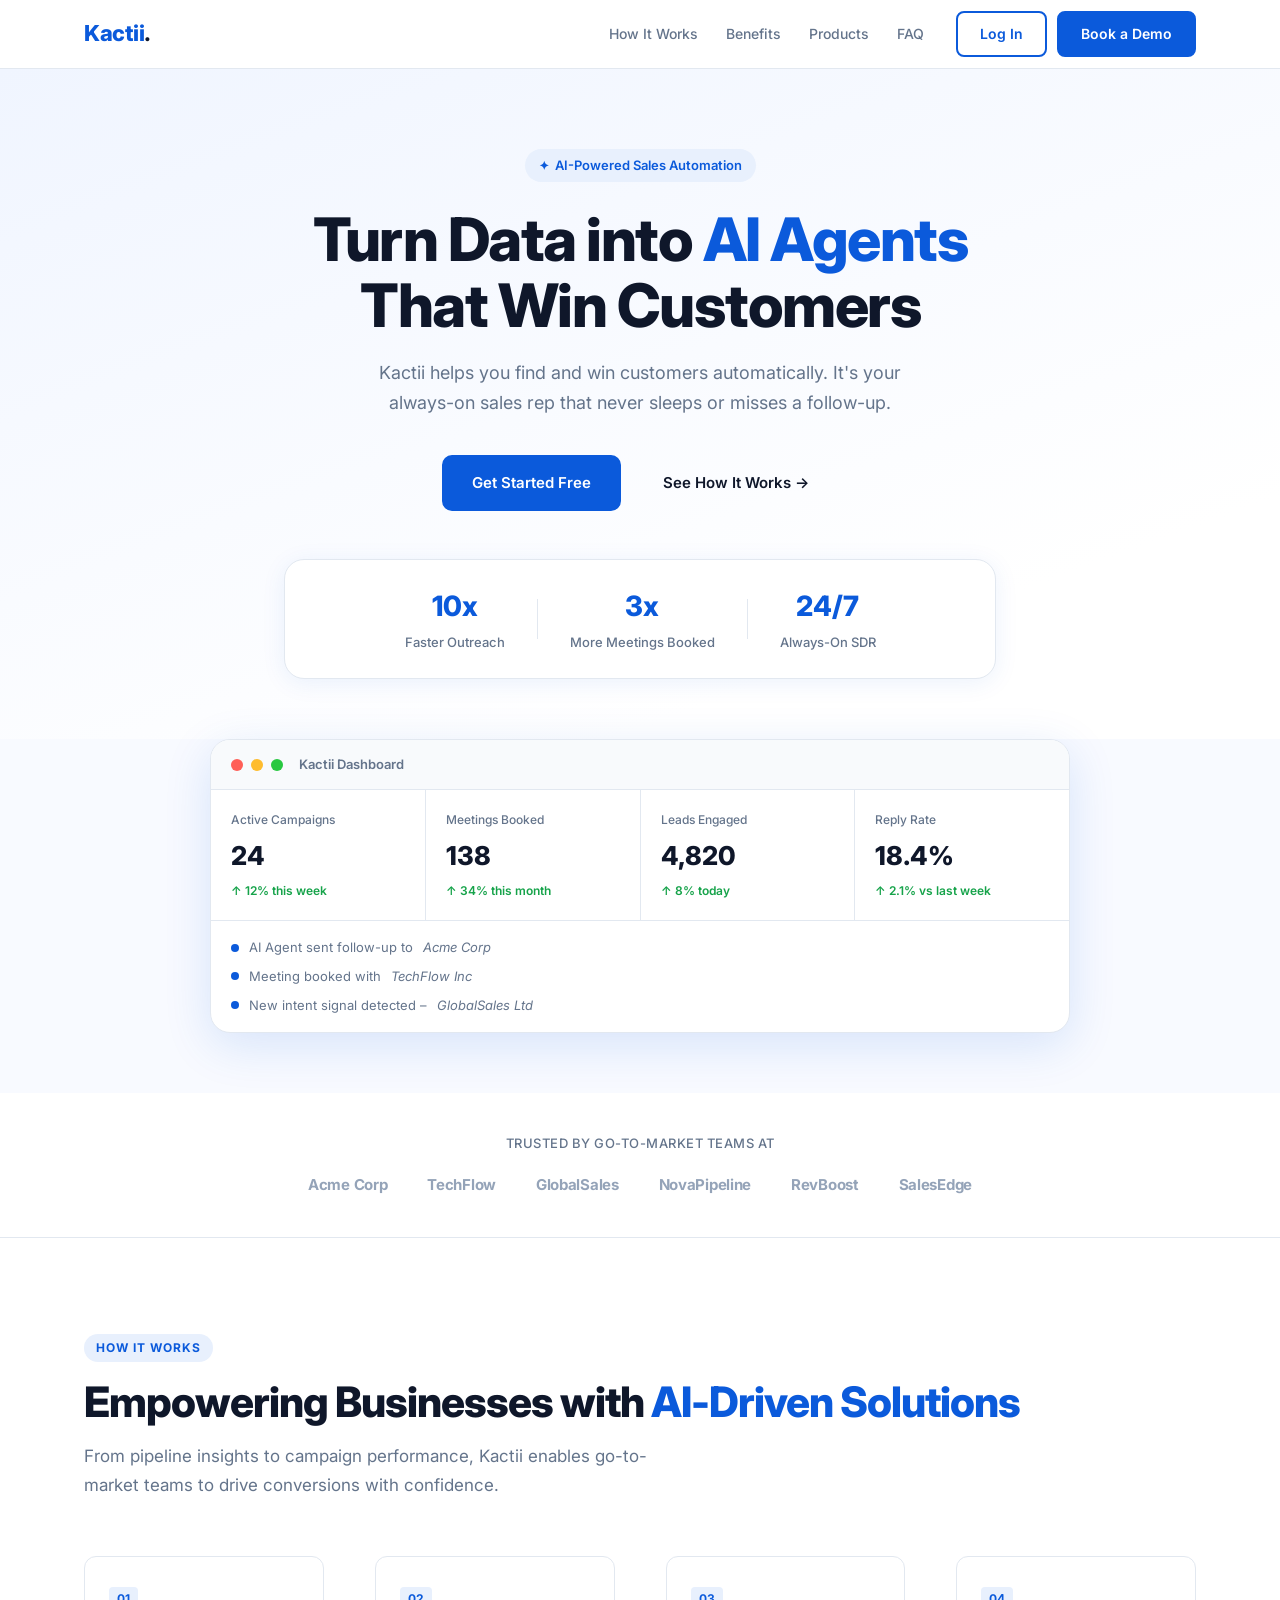
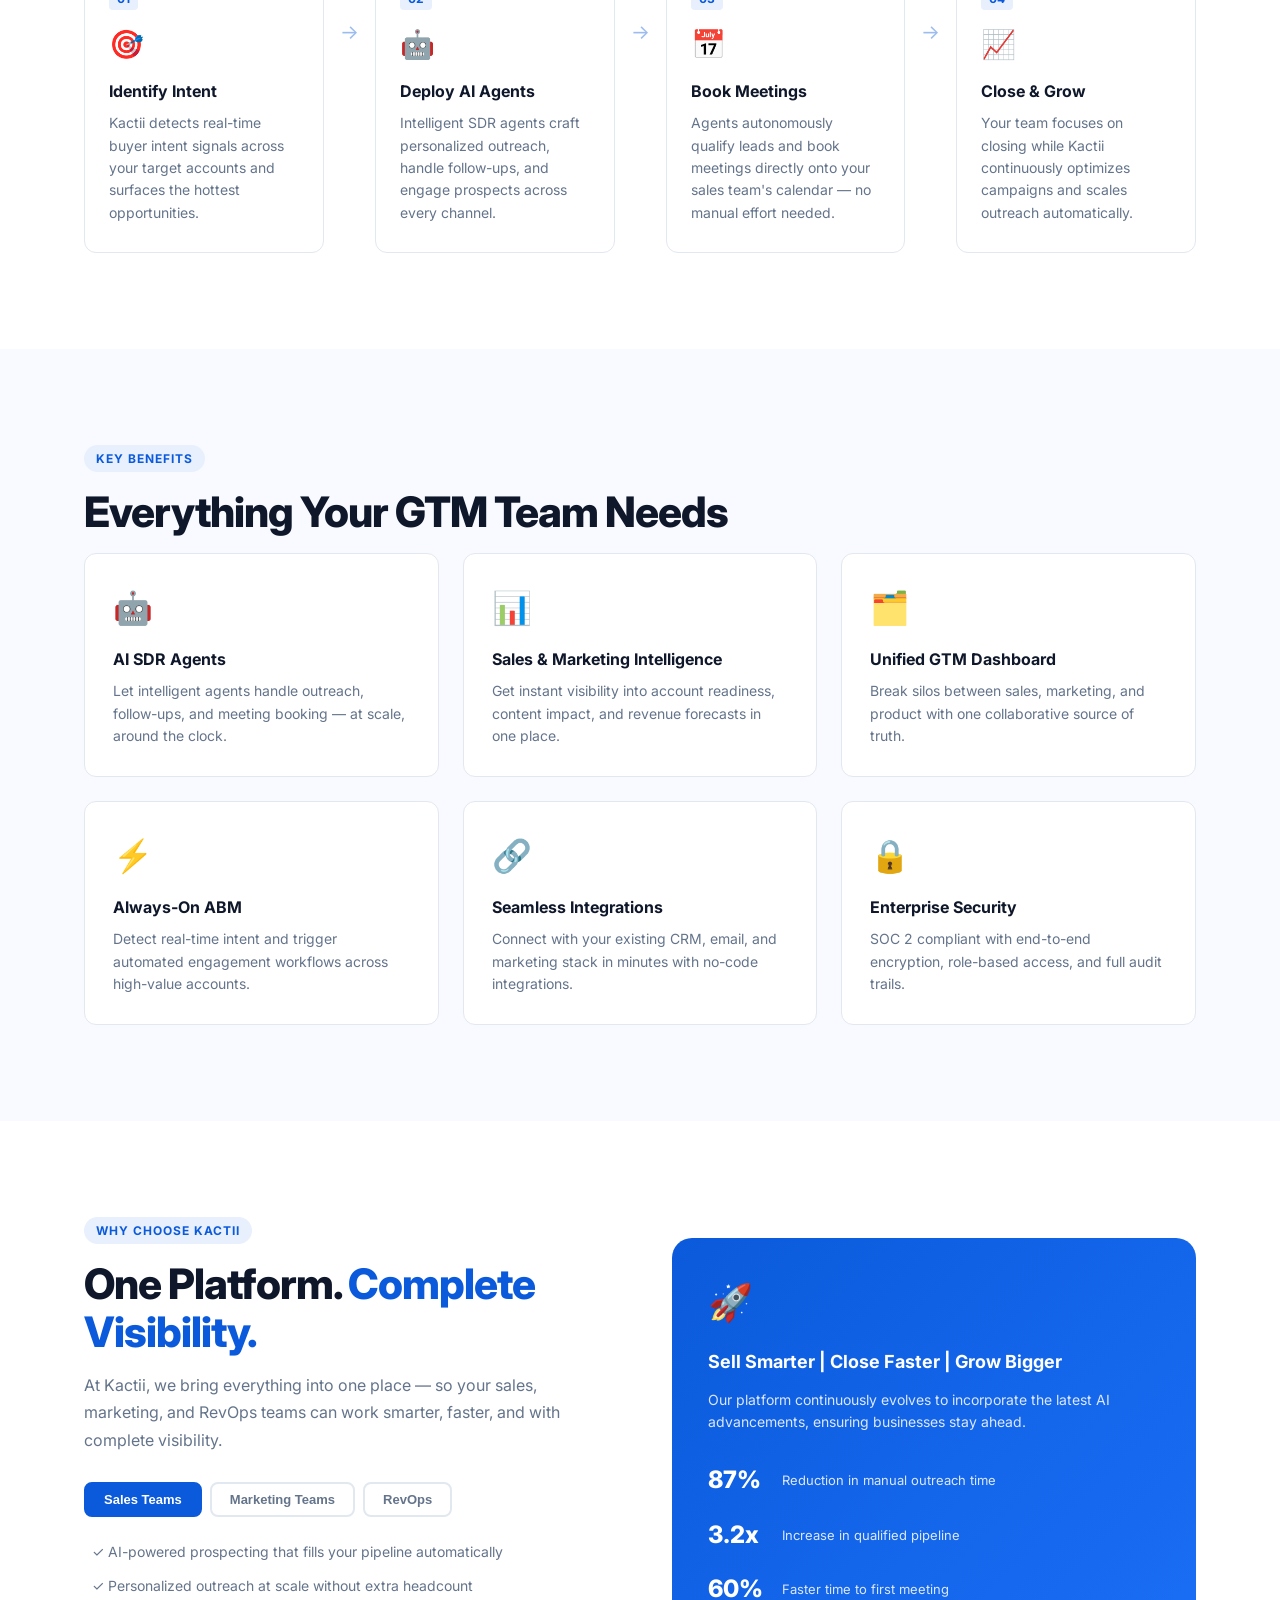
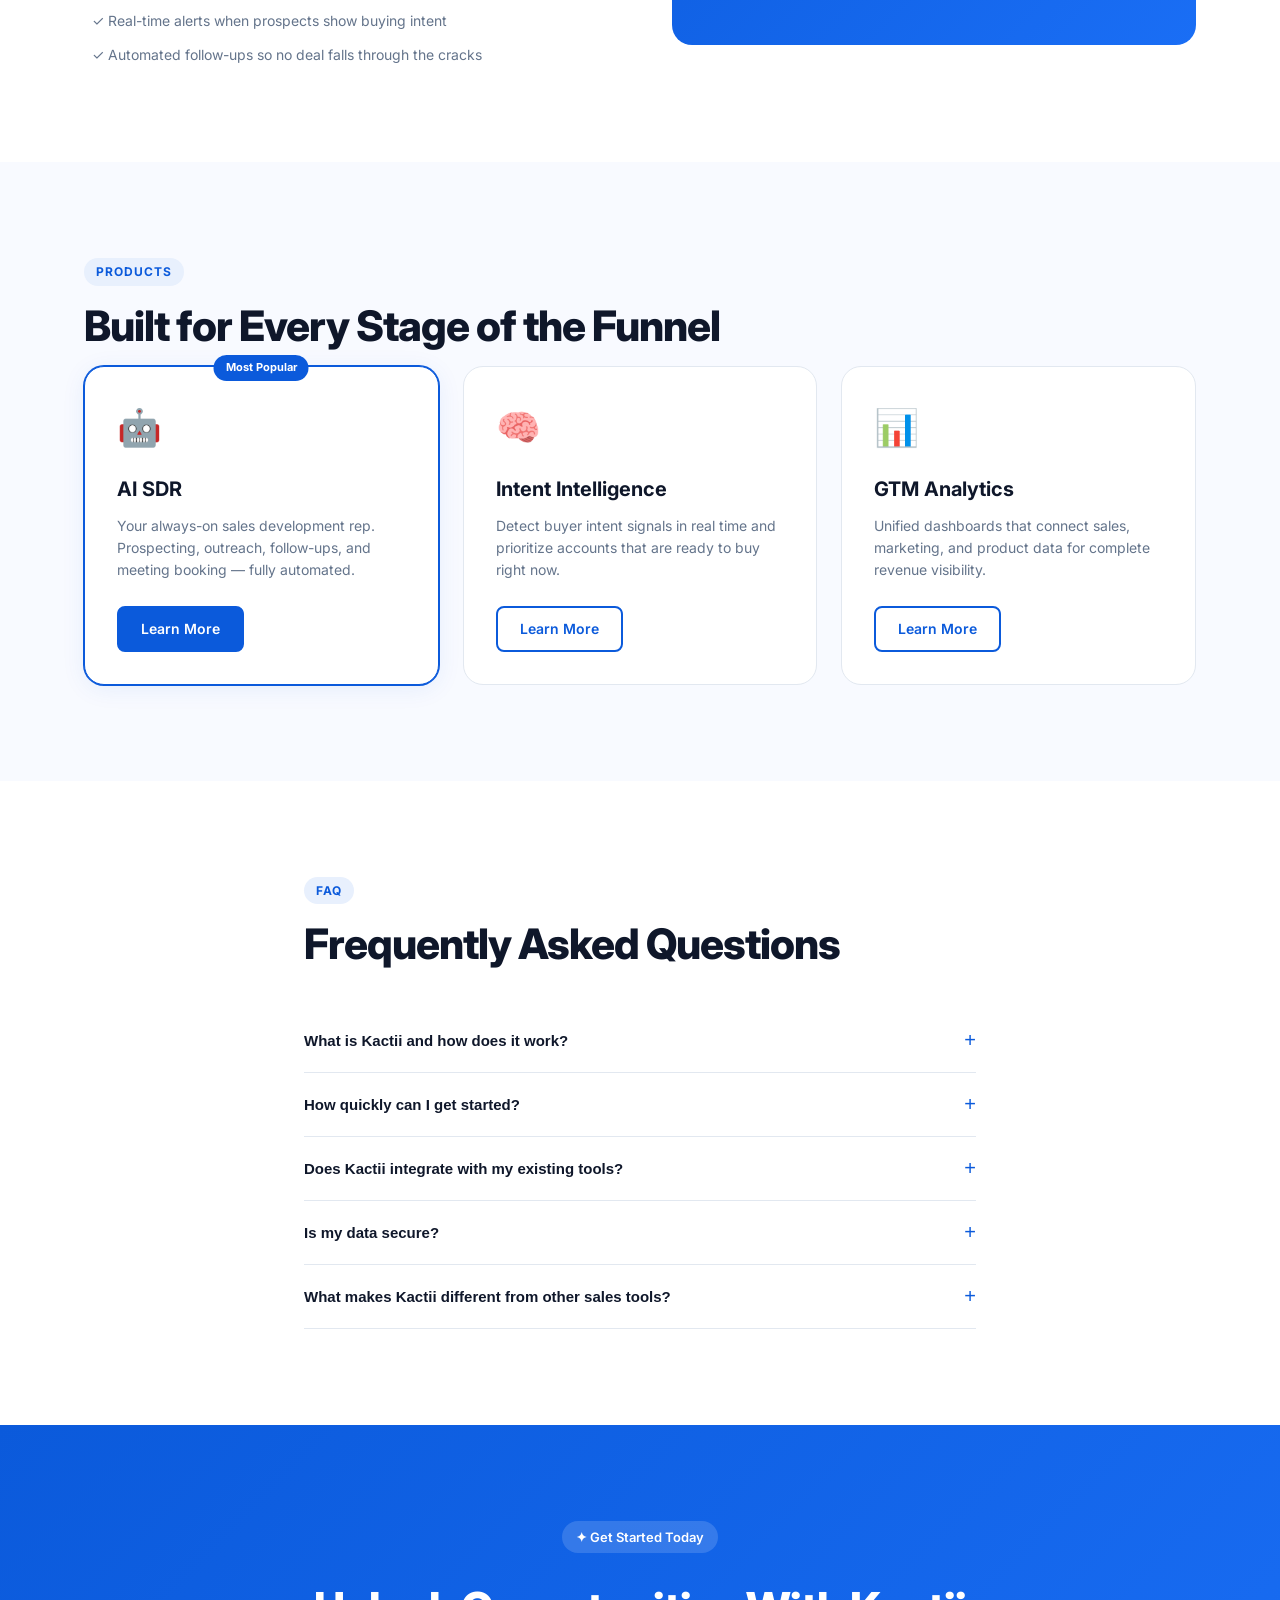
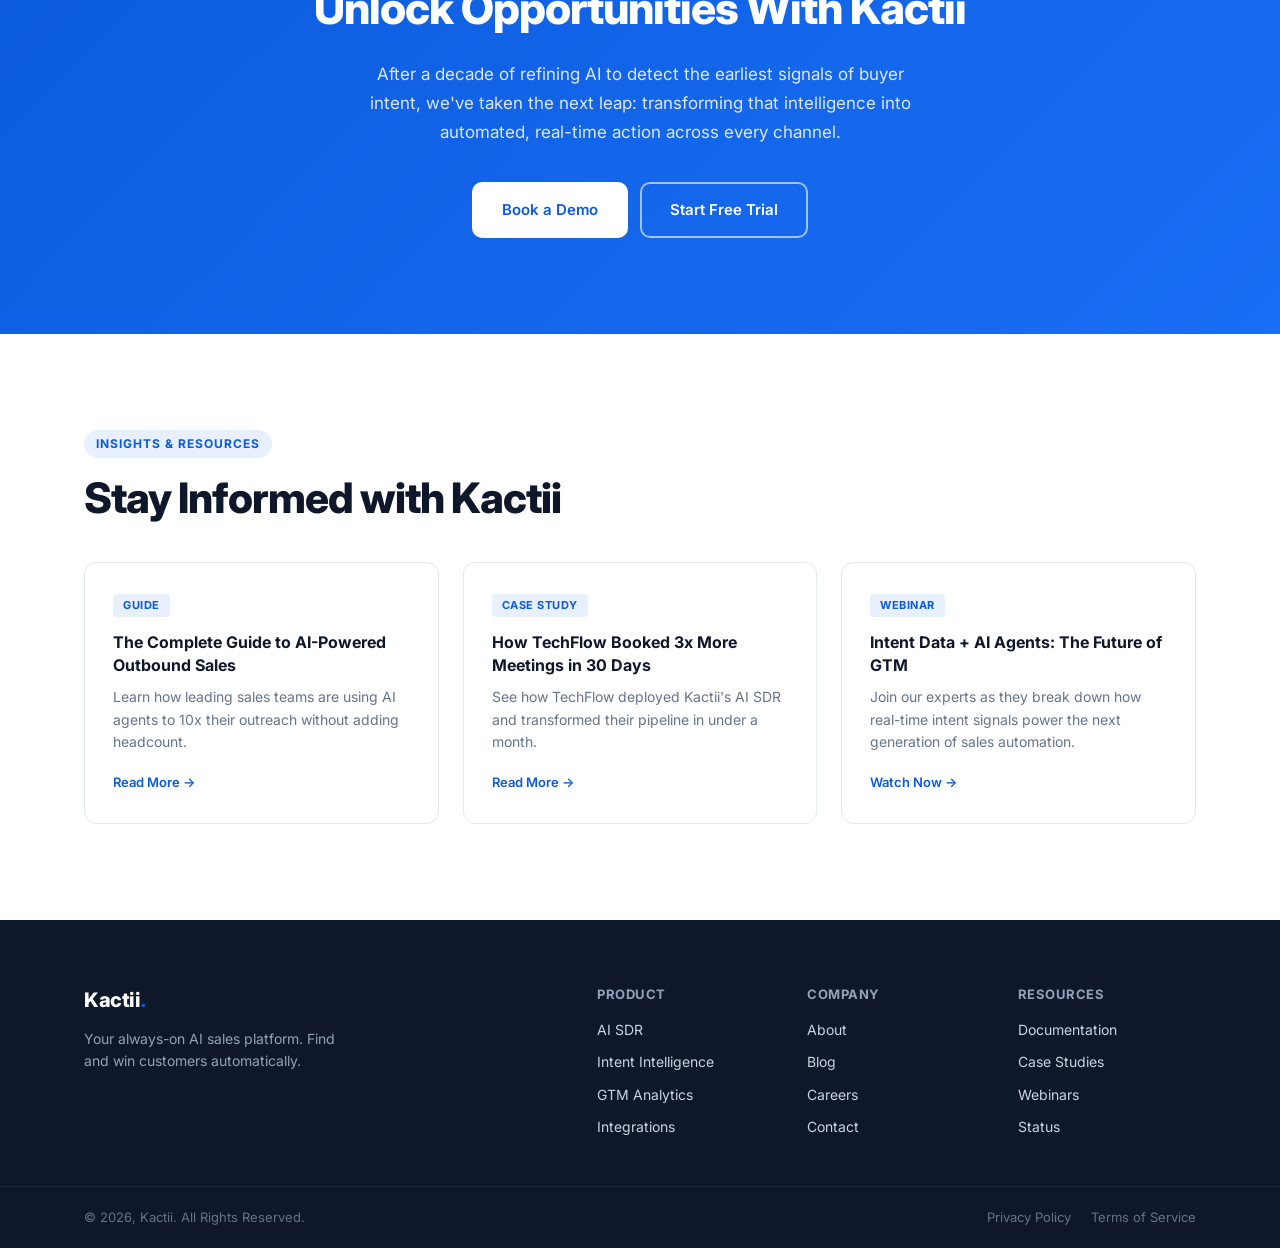
<file: assignment-4/index.html>
<!DOCTYPE html>
<html lang="en">
<head>
  <meta charset="UTF-8" />
  <meta name="viewport" content="width=device-width, initial-scale=1.0" />
  <title>Kactii – Automate Outbound Sales with AI SDRs</title>
  <link rel="stylesheet" href="style.css" />
  <link href="https://fonts.googleapis.com/css2?family=Inter:wght@400;500;600;700;800&display=swap" rel="stylesheet" />
</head>
<body>

  <!-- NAV -->
  <nav class="navbar">
    <div class="container nav-inner">
      <a href="#" class="logo">Kactii<span class="dot">.</span></a>
      <ul class="nav-links">
        <li><a href="#how">How It Works</a></li>
        <li><a href="#benefits">Benefits</a></li>
        <li><a href="#products">Products</a></li>
        <li><a href="#faq">FAQ</a></li>
      </ul>
      <div class="nav-cta">
        <a href="#" class="btn btn-outline">Log In</a>
        <a href="#" class="btn btn-primary">Book a Demo</a>
      </div>
      <button class="hamburger" id="hamburger" aria-label="Toggle menu">
        <span></span><span></span><span></span>
      </button>
    </div>
    <div class="mobile-menu" id="mobileMenu">
      <a href="#how">How It Works</a>
      <a href="#benefits">Benefits</a>
      <a href="#products">Products</a>
      <a href="#faq">FAQ</a>
      <a href="#" class="btn btn-primary">Book a Demo</a>
    </div>
  </nav>

  <!-- HERO -->
  <section class="hero">
    <div class="container hero-inner">
      <div class="badge"><span class="sparkle">✦</span> AI-Powered Sales Automation</div>
      <h1>Turn Data into <span class="highlight">AI Agents</span> That Win Customers</h1>
      <p class="hero-sub">Kactii helps you find and win customers automatically. It's your always-on sales rep that never sleeps or misses a follow-up.</p>
      <div class="hero-actions">
        <a href="#" class="btn btn-primary btn-lg">Get Started Free</a>
        <a href="#how" class="btn btn-ghost btn-lg">See How It Works →</a>
      </div>
      <div class="hero-stats">
        <div class="stat"><strong>10x</strong><span>Faster Outreach</span></div>
        <div class="stat-divider"></div>
        <div class="stat"><strong>3x</strong><span>More Meetings Booked</span></div>
        <div class="stat-divider"></div>
        <div class="stat"><strong>24/7</strong><span>Always-On SDR</span></div>
      </div>
    </div>
    <div class="hero-visual">
      <div class="container">
        <div class="dashboard-mock">
          <div class="mock-header">
            <span class="mock-dot red"></span>
            <span class="mock-dot yellow"></span>
            <span class="mock-dot green"></span>
            <span class="mock-title">Kactii Dashboard</span>
          </div>
          <div class="mock-body">
            <div class="mock-card">
              <div class="mock-label">Active Campaigns</div>
              <div class="mock-value">24</div>
              <div class="mock-trend up">↑ 12% this week</div>
            </div>
            <div class="mock-card">
              <div class="mock-label">Meetings Booked</div>
              <div class="mock-value">138</div>
              <div class="mock-trend up">↑ 34% this month</div>
            </div>
            <div class="mock-card">
              <div class="mock-label">Leads Engaged</div>
              <div class="mock-value">4,820</div>
              <div class="mock-trend up">↑ 8% today</div>
            </div>
            <div class="mock-card">
              <div class="mock-label">Reply Rate</div>
              <div class="mock-value">18.4%</div>
              <div class="mock-trend up">↑ 2.1% vs last week</div>
            </div>
          </div>
          <div class="mock-activity">
            <div class="activity-item"><span class="activity-dot"></span> AI Agent sent follow-up to <em>Acme Corp</em></div>
            <div class="activity-item"><span class="activity-dot"></span> Meeting booked with <em>TechFlow Inc</em></div>
            <div class="activity-item"><span class="activity-dot"></span> New intent signal detected – <em>GlobalSales Ltd</em></div>
          </div>
        </div>
      </div>
    </div>
  </section>

  <!-- LOGOS -->
  <section class="logos-section">
    <div class="container">
      <p class="logos-label">Trusted by go-to-market teams at</p>
      <div class="logos-row">
        <span class="logo-item">Acme Corp</span>
        <span class="logo-item">TechFlow</span>
        <span class="logo-item">GlobalSales</span>
        <span class="logo-item">NovaPipeline</span>
        <span class="logo-item">RevBoost</span>
        <span class="logo-item">SalesEdge</span>
      </div>
    </div>
  </section>

  <!-- HOW IT WORKS -->
  <section class="section" id="how">
    <div class="container">
      <div class="section-label">How It Works</div>
      <h2 class="section-title">Empowering Businesses with <span class="highlight">AI-Driven Solutions</span></h2>
      <p class="section-sub">From pipeline insights to campaign performance, Kactii enables go-to-market teams to drive conversions with confidence.</p>
      <div class="steps">
        <div class="step">
          <div class="step-num">01</div>
          <div class="step-icon">🎯</div>
          <h3>Identify Intent</h3>
          <p>Kactii detects real-time buyer intent signals across your target accounts and surfaces the hottest opportunities.</p>
        </div>
        <div class="step-arrow">→</div>
        <div class="step">
          <div class="step-num">02</div>
          <div class="step-icon">🤖</div>
          <h3>Deploy AI Agents</h3>
          <p>Intelligent SDR agents craft personalized outreach, handle follow-ups, and engage prospects across every channel.</p>
        </div>
        <div class="step-arrow">→</div>
        <div class="step">
          <div class="step-num">03</div>
          <div class="step-icon">📅</div>
          <h3>Book Meetings</h3>
          <p>Agents autonomously qualify leads and book meetings directly onto your sales team's calendar — no manual effort needed.</p>
        </div>
        <div class="step-arrow">→</div>
        <div class="step">
          <div class="step-num">04</div>
          <div class="step-icon">📈</div>
          <h3>Close & Grow</h3>
          <p>Your team focuses on closing while Kactii continuously optimizes campaigns and scales outreach automatically.</p>
        </div>
      </div>
    </div>
  </section>

  <!-- KEY BENEFITS -->
  <section class="section section-alt" id="benefits">
    <div class="container">
      <div class="section-label">Key Benefits</div>
      <h2 class="section-title">Everything Your GTM Team Needs</h2>
      <div class="benefits-grid">
        <div class="benefit-card">
          <div class="benefit-icon">🤖</div>
          <h3>AI SDR Agents</h3>
          <p>Let intelligent agents handle outreach, follow-ups, and meeting booking — at scale, around the clock.</p>
        </div>
        <div class="benefit-card">
          <div class="benefit-icon">📊</div>
          <h3>Sales & Marketing Intelligence</h3>
          <p>Get instant visibility into account readiness, content impact, and revenue forecasts in one place.</p>
        </div>
        <div class="benefit-card">
          <div class="benefit-icon">🗂️</div>
          <h3>Unified GTM Dashboard</h3>
          <p>Break silos between sales, marketing, and product with one collaborative source of truth.</p>
        </div>
        <div class="benefit-card">
          <div class="benefit-icon">⚡</div>
          <h3>Always-On ABM</h3>
          <p>Detect real-time intent and trigger automated engagement workflows across high-value accounts.</p>
        </div>
        <div class="benefit-card">
          <div class="benefit-icon">🔗</div>
          <h3>Seamless Integrations</h3>
          <p>Connect with your existing CRM, email, and marketing stack in minutes with no-code integrations.</p>
        </div>
        <div class="benefit-card">
          <div class="benefit-icon">🔒</div>
          <h3>Enterprise Security</h3>
          <p>SOC 2 compliant with end-to-end encryption, role-based access, and full audit trails.</p>
        </div>
      </div>
    </div>
  </section>

  <!-- WHY CHOOSE -->
  <section class="section" id="why">
    <div class="container why-inner">
      <div class="why-text">
        <div class="section-label">Why Choose Kactii</div>
        <h2 class="section-title">One Platform. <span class="highlight">Complete Visibility.</span></h2>
        <p>At Kactii, we bring everything into one place — so your sales, marketing, and RevOps teams can work smarter, faster, and with complete visibility.</p>
        <div class="why-tabs">
          <button class="tab-btn active" data-tab="sales">Sales Teams</button>
          <button class="tab-btn" data-tab="marketing">Marketing Teams</button>
          <button class="tab-btn" data-tab="revops">RevOps</button>
        </div>
        <div class="tab-content" id="tab-sales">
          <ul class="why-list">
            <li>✓ AI-powered prospecting that fills your pipeline automatically</li>
            <li>✓ Personalized outreach at scale without extra headcount</li>
            <li>✓ Real-time alerts when prospects show buying intent</li>
            <li>✓ Automated follow-ups so no deal falls through the cracks</li>
          </ul>
        </div>
        <div class="tab-content hidden" id="tab-marketing">
          <ul class="why-list">
            <li>✓ Align campaigns with real-time account intent data</li>
            <li>✓ Measure content impact on pipeline and revenue</li>
            <li>✓ Trigger personalized ABM workflows automatically</li>
            <li>✓ Unified reporting across all channels and touchpoints</li>
          </ul>
        </div>
        <div class="tab-content hidden" id="tab-revops">
          <ul class="why-list">
            <li>✓ Single source of truth for all GTM data</li>
            <li>✓ Accurate revenue forecasting powered by AI</li>
            <li>✓ Eliminate data silos between teams</li>
            <li>✓ Full audit trails and compliance-ready reporting</li>
          </ul>
        </div>
      </div>
      <div class="why-visual">
        <div class="why-card">
          <div class="why-card-icon">🚀</div>
          <div class="why-card-title">Sell Smarter | Close Faster | Grow Bigger</div>
          <p>Our platform continuously evolves to incorporate the latest AI advancements, ensuring businesses stay ahead.</p>
          <div class="why-metrics">
            <div class="metric"><span class="metric-val">87%</span><span class="metric-label">Reduction in manual outreach time</span></div>
            <div class="metric"><span class="metric-val">3.2x</span><span class="metric-label">Increase in qualified pipeline</span></div>
            <div class="metric"><span class="metric-val">60%</span><span class="metric-label">Faster time to first meeting</span></div>
          </div>
        </div>
      </div>
    </div>
  </section>

  <!-- PRODUCTS -->
  <section class="section section-alt" id="products">
    <div class="container">
      <div class="section-label">Products</div>
      <h2 class="section-title">Built for Every Stage of the Funnel</h2>
      <div class="products-grid">
        <div class="product-card featured">
          <div class="product-badge">Most Popular</div>
          <div class="product-icon">🤖</div>
          <h3>AI SDR</h3>
          <p>Your always-on sales development rep. Prospecting, outreach, follow-ups, and meeting booking — fully automated.</p>
          <a href="#" class="btn btn-primary">Learn More</a>
        </div>
        <div class="product-card">
          <div class="product-icon">🧠</div>
          <h3>Intent Intelligence</h3>
          <p>Detect buyer intent signals in real time and prioritize accounts that are ready to buy right now.</p>
          <a href="#" class="btn btn-outline">Learn More</a>
        </div>
        <div class="product-card">
          <div class="product-icon">📊</div>
          <h3>GTM Analytics</h3>
          <p>Unified dashboards that connect sales, marketing, and product data for complete revenue visibility.</p>
          <a href="#" class="btn btn-outline">Learn More</a>
        </div>
      </div>
    </div>
  </section>

  <!-- FAQ -->
  <section class="section" id="faq">
    <div class="container faq-container">
      <div class="section-label">FAQ</div>
      <h2 class="section-title">Frequently Asked Questions</h2>
      <div class="faq-list">
        <div class="faq-item">
          <button class="faq-q" aria-expanded="false">What is Kactii and how does it work?</button>
          <div class="faq-a">Kactii is an AI-powered sales automation platform. It uses intelligent agents to identify buyer intent, craft personalized outreach, handle follow-ups, and book meetings — all automatically, 24/7.</div>
        </div>
        <div class="faq-item">
          <button class="faq-q" aria-expanded="false">How quickly can I get started?</button>
          <div class="faq-a">Most teams are up and running within a day. Connect your CRM, define your ICP, and Kactii's AI agents start working immediately. No lengthy onboarding required.</div>
        </div>
        <div class="faq-item">
          <button class="faq-q" aria-expanded="false">Does Kactii integrate with my existing tools?</button>
          <div class="faq-a">Yes. Kactii integrates with Salesforce, HubSpot, Outreach, Gmail, Outlook, LinkedIn, and dozens more. Our no-code integration setup takes minutes.</div>
        </div>
        <div class="faq-item">
          <button class="faq-q" aria-expanded="false">Is my data secure?</button>
          <div class="faq-a">Absolutely. Kactii is SOC 2 Type II certified with end-to-end encryption, role-based access controls, and full audit logging. Your data is never shared or sold.</div>
        </div>
        <div class="faq-item">
          <button class="faq-q" aria-expanded="false">What makes Kactii different from other sales tools?</button>
          <div class="faq-a">Unlike point solutions, Kactii unifies intent data, AI agents, and GTM analytics in one platform. After a decade of refining AI to detect buyer intent, we've built agents that act on that intelligence in real time.</div>
        </div>
      </div>
    </div>
  </section>

  <!-- CTA -->
  <section class="cta-section">
    <div class="container cta-inner">
      <div class="cta-badge">✦ Get Started Today</div>
      <h2>Unlock Opportunities With Kactii</h2>
      <p>After a decade of refining AI to detect the earliest signals of buyer intent, we've taken the next leap: transforming that intelligence into automated, real-time action across every channel.</p>
      <div class="cta-actions">
        <a href="#" class="btn btn-white btn-lg">Book a Demo</a>
        <a href="#" class="btn btn-outline-white btn-lg">Start Free Trial</a>
      </div>
    </div>
  </section>

  <!-- INSIGHTS -->
  <section class="section" id="insights">
    <div class="container">
      <div class="section-label">Insights & Resources</div>
      <h2 class="section-title">Stay Informed with Kactii</h2>
      <div class="insights-grid">
        <div class="insight-card">
          <div class="insight-tag">Guide</div>
          <h3>The Complete Guide to AI-Powered Outbound Sales</h3>
          <p>Learn how leading sales teams are using AI agents to 10x their outreach without adding headcount.</p>
          <a href="#" class="insight-link">Read More →</a>
        </div>
        <div class="insight-card">
          <div class="insight-tag">Case Study</div>
          <h3>How TechFlow Booked 3x More Meetings in 30 Days</h3>
          <p>See how TechFlow deployed Kactii's AI SDR and transformed their pipeline in under a month.</p>
          <a href="#" class="insight-link">Read More →</a>
        </div>
        <div class="insight-card">
          <div class="insight-tag">Webinar</div>
          <h3>Intent Data + AI Agents: The Future of GTM</h3>
          <p>Join our experts as they break down how real-time intent signals power the next generation of sales automation.</p>
          <a href="#" class="insight-link">Watch Now →</a>
        </div>
      </div>
    </div>
  </section>

  <!-- FOOTER -->
  <footer class="footer">
    <div class="container footer-inner">
      <div class="footer-brand">
        <a href="#" class="logo">Kactii<span class="dot">.</span></a>
        <p>Your always-on AI sales platform. Find and win customers automatically.</p>
      </div>
      <div class="footer-links">
        <div class="footer-col">
          <h4>Product</h4>
          <a href="#">AI SDR</a>
          <a href="#">Intent Intelligence</a>
          <a href="#">GTM Analytics</a>
          <a href="#">Integrations</a>
        </div>
        <div class="footer-col">
          <h4>Company</h4>
          <a href="#">About</a>
          <a href="#">Blog</a>
          <a href="#">Careers</a>
          <a href="#">Contact</a>
        </div>
        <div class="footer-col">
          <h4>Resources</h4>
          <a href="#">Documentation</a>
          <a href="#">Case Studies</a>
          <a href="#">Webinars</a>
          <a href="#">Status</a>
        </div>
      </div>
    </div>
    <div class="footer-bottom">
      <div class="container">
        <span>© 2026, Kactii. All Rights Reserved.</span>
        <div class="footer-legal">
          <a href="#">Privacy Policy</a>
          <a href="#">Terms of Service</a>
        </div>
      </div>
    </div>
  </footer>

  <script src="main.js"></script>
</body>
</html>
</file>
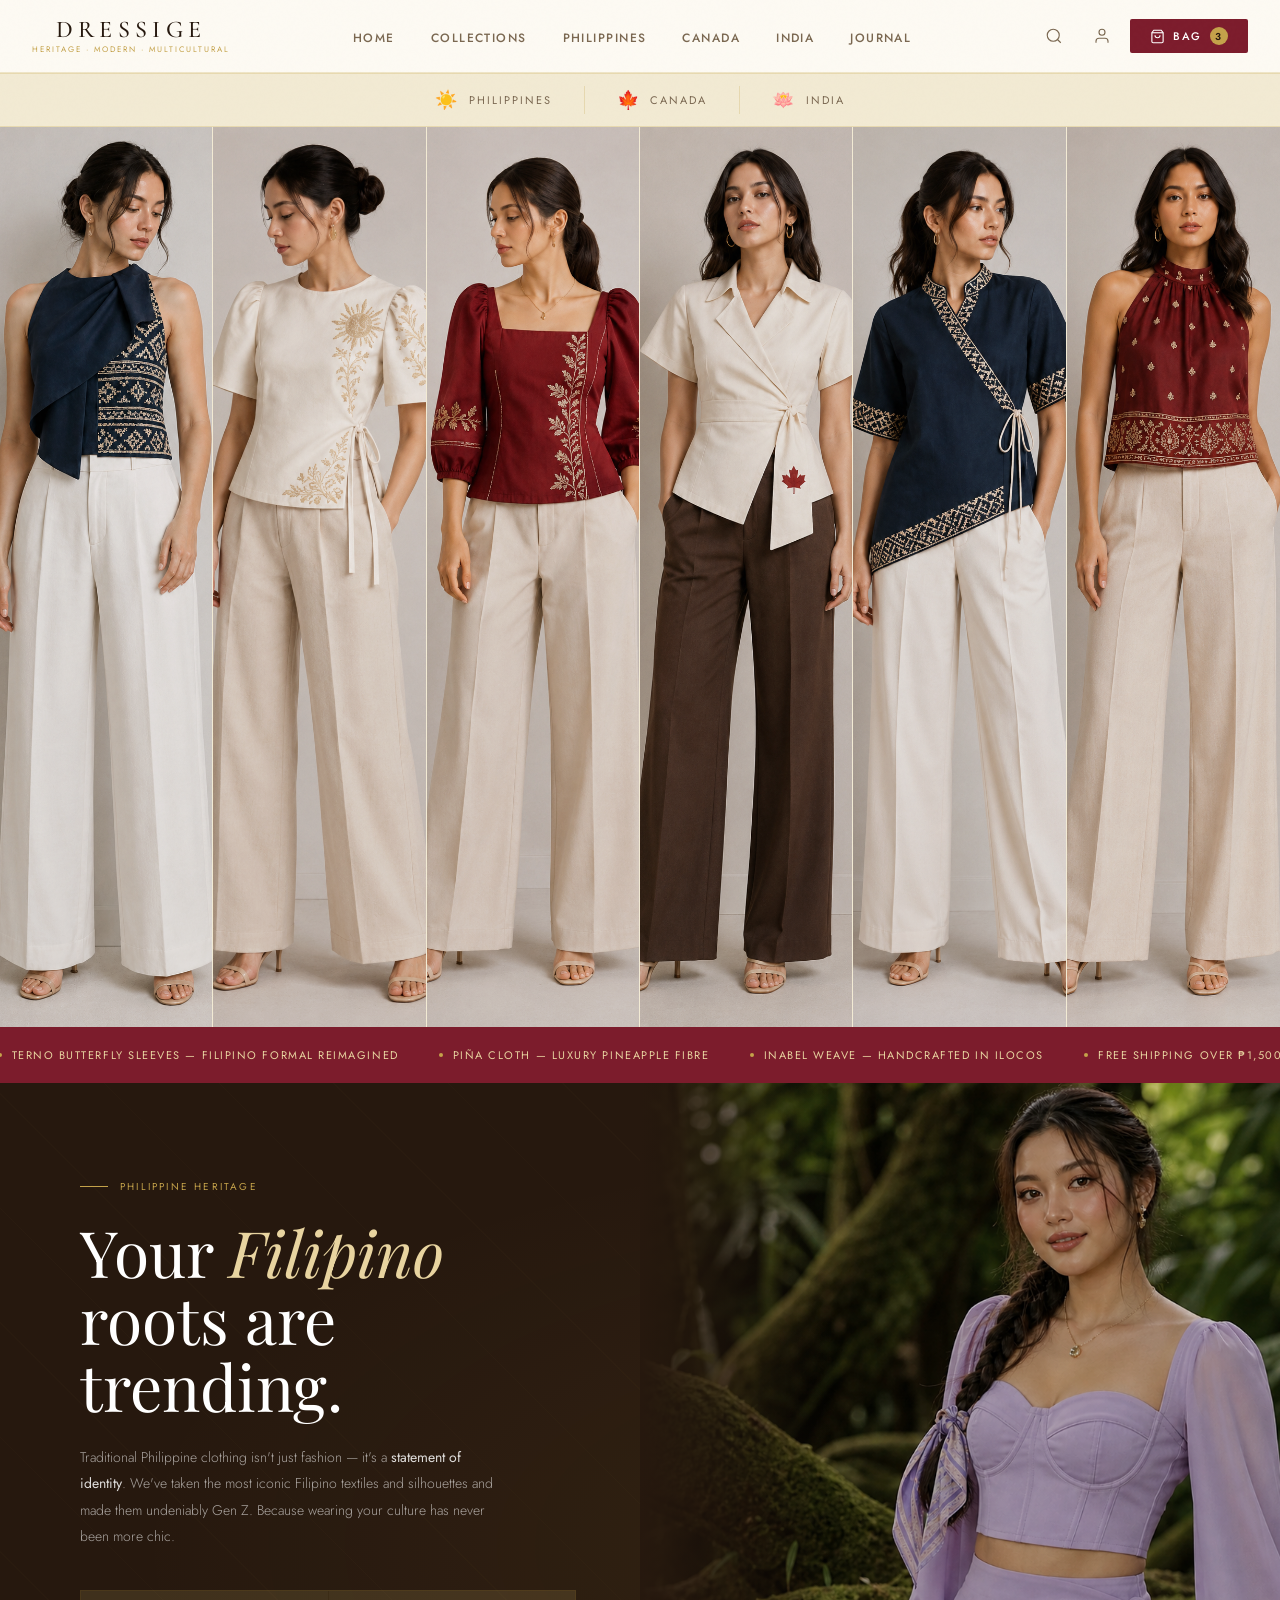
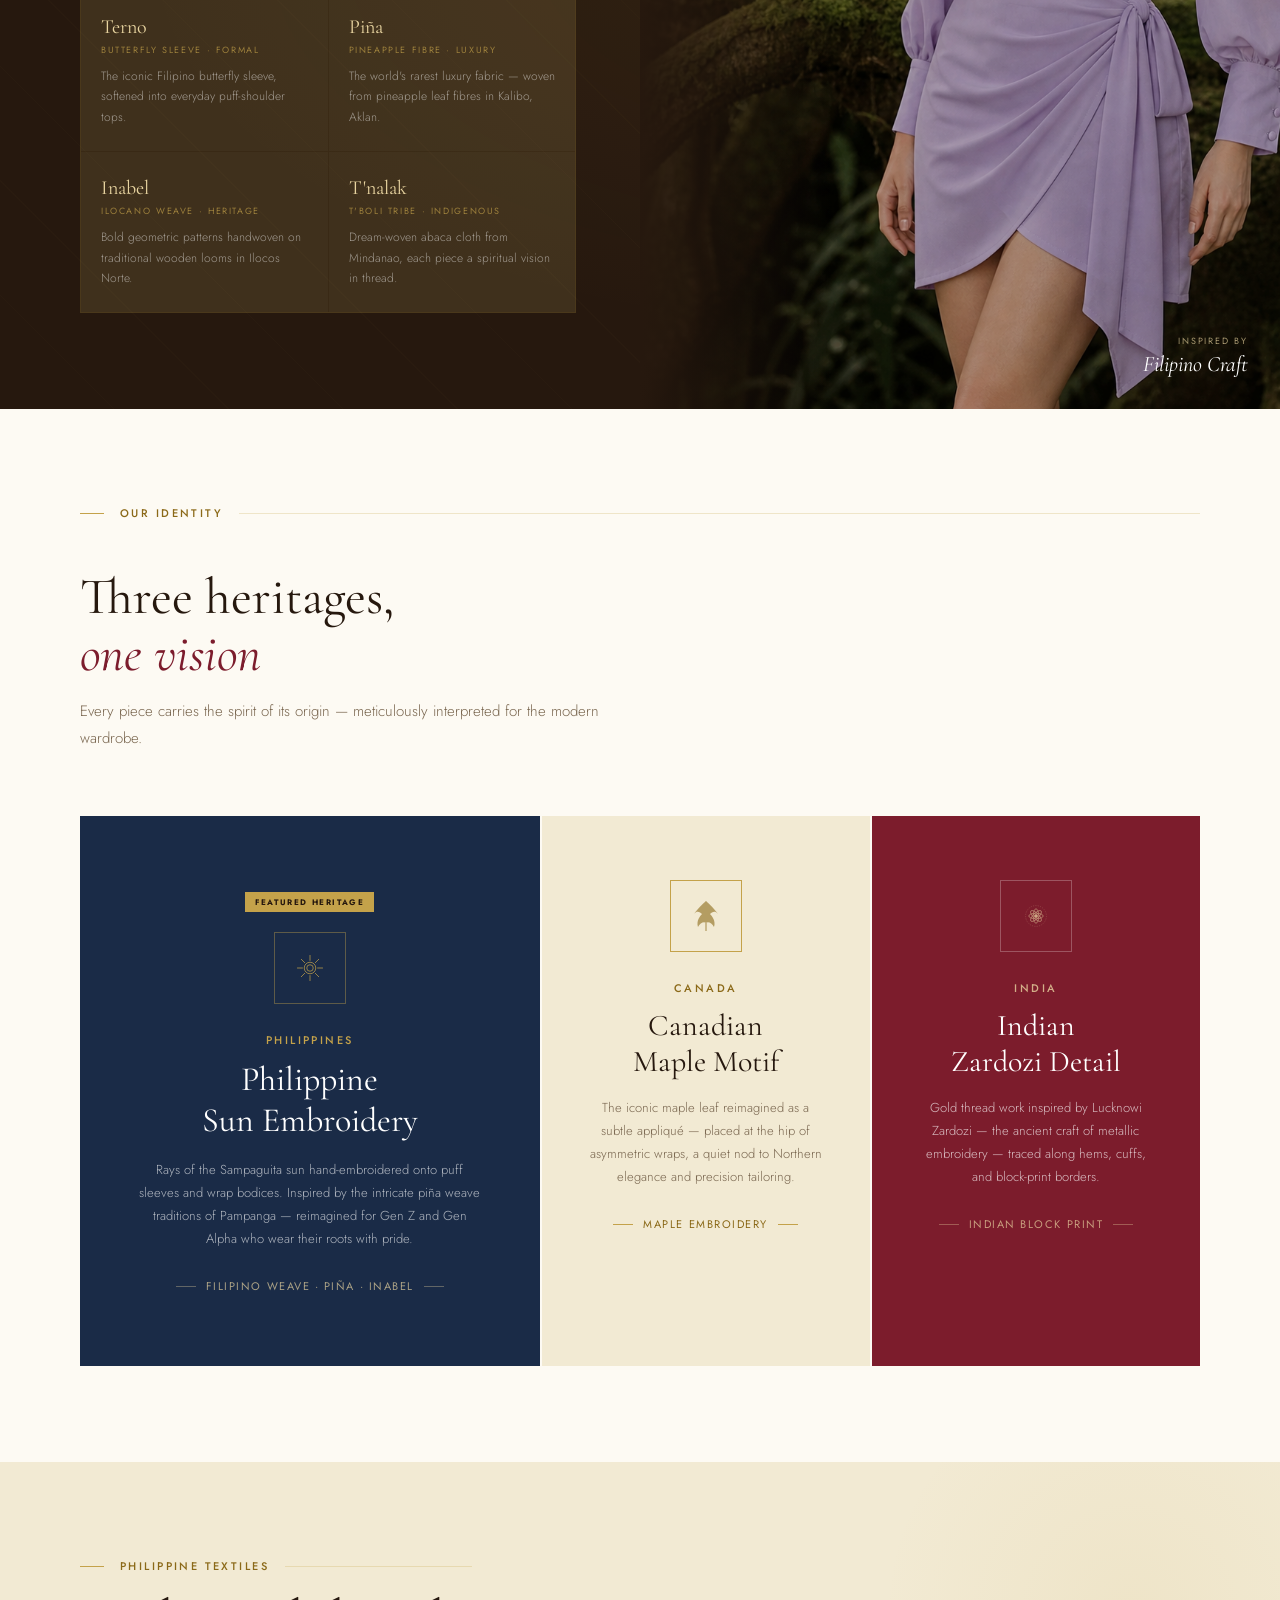
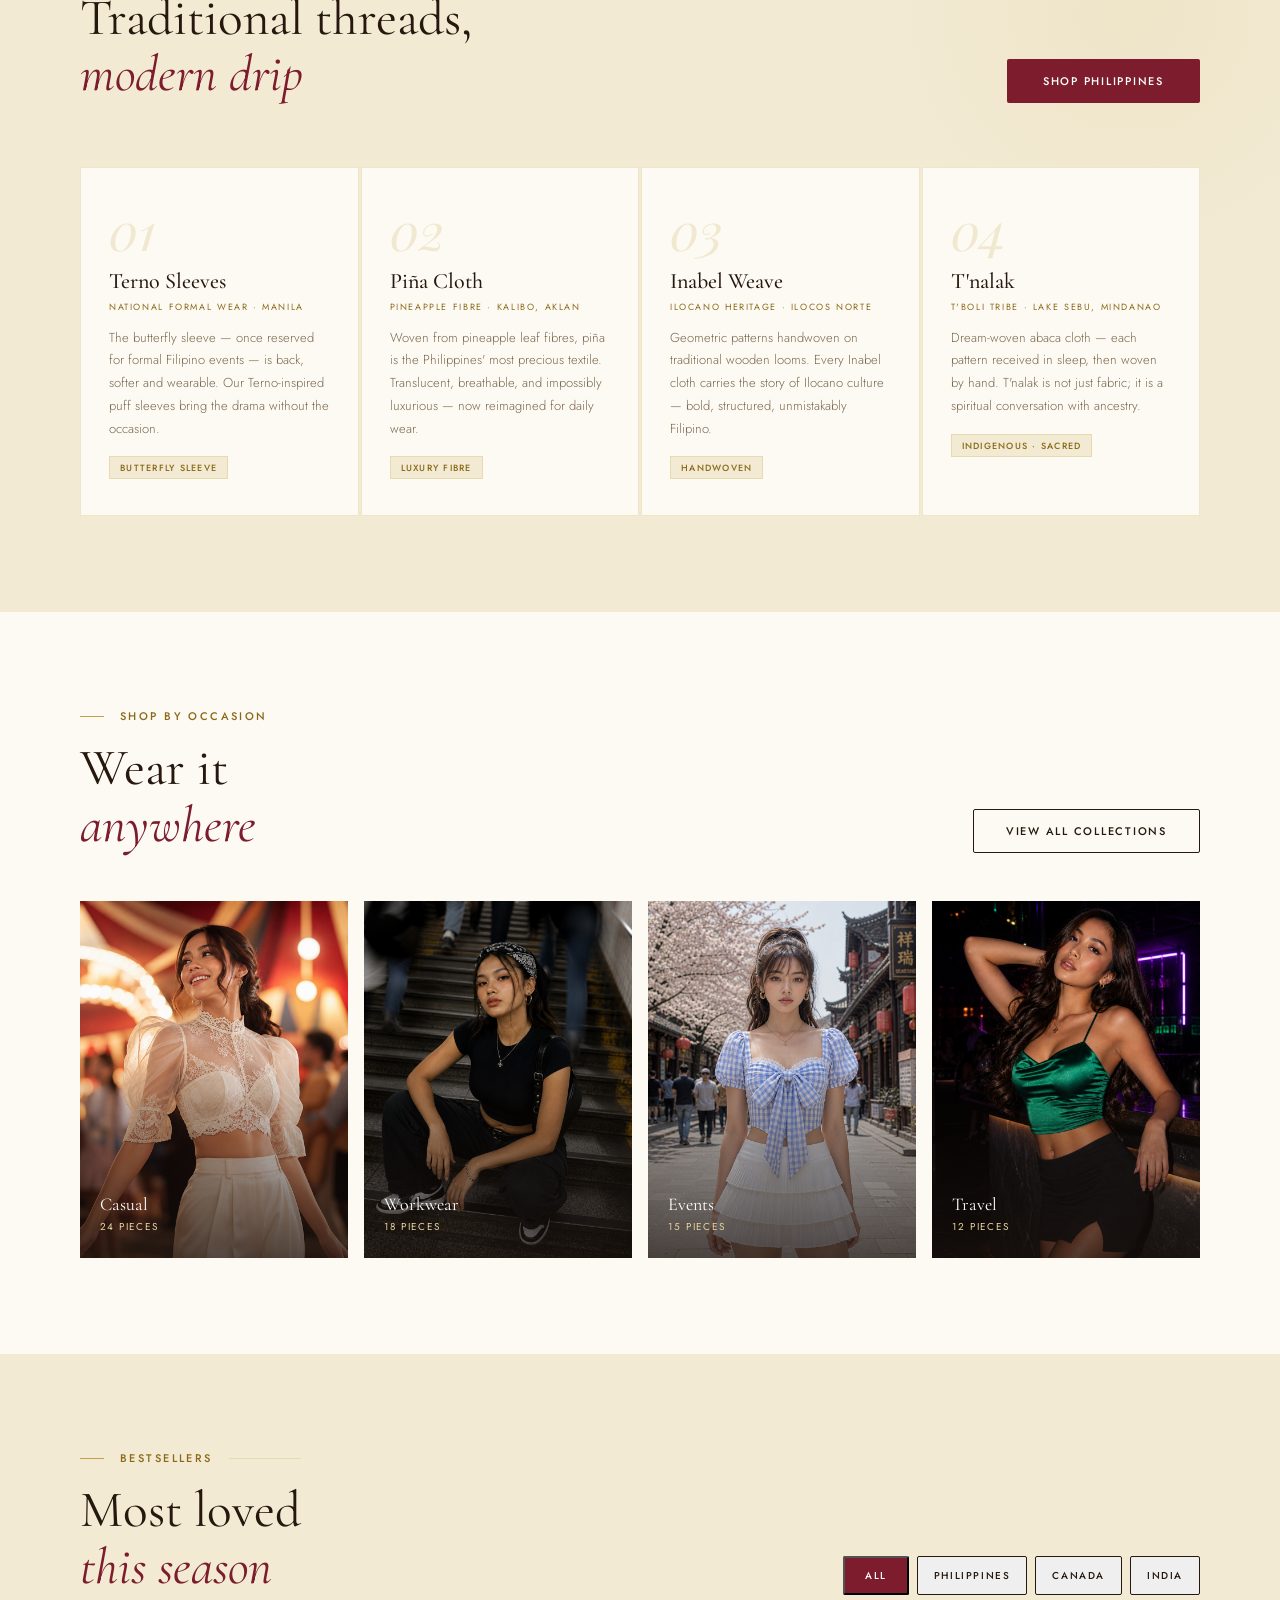
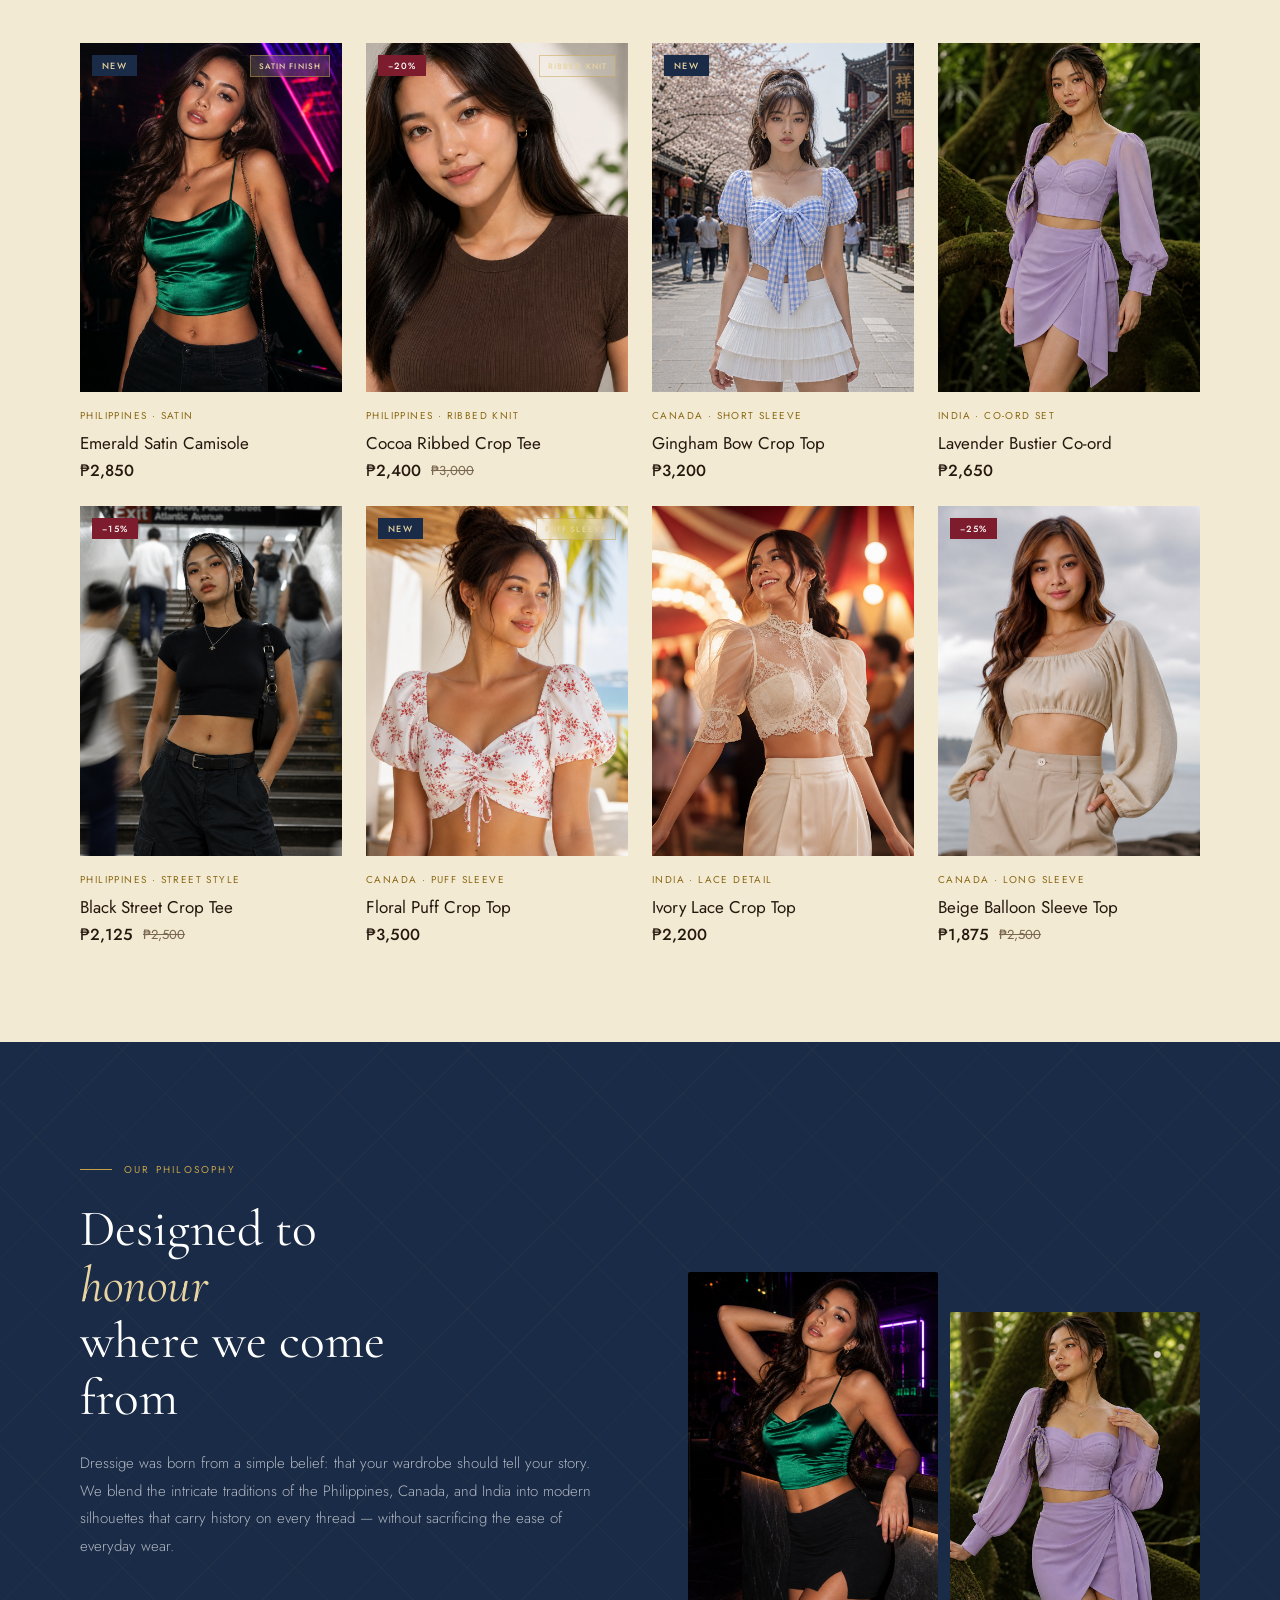
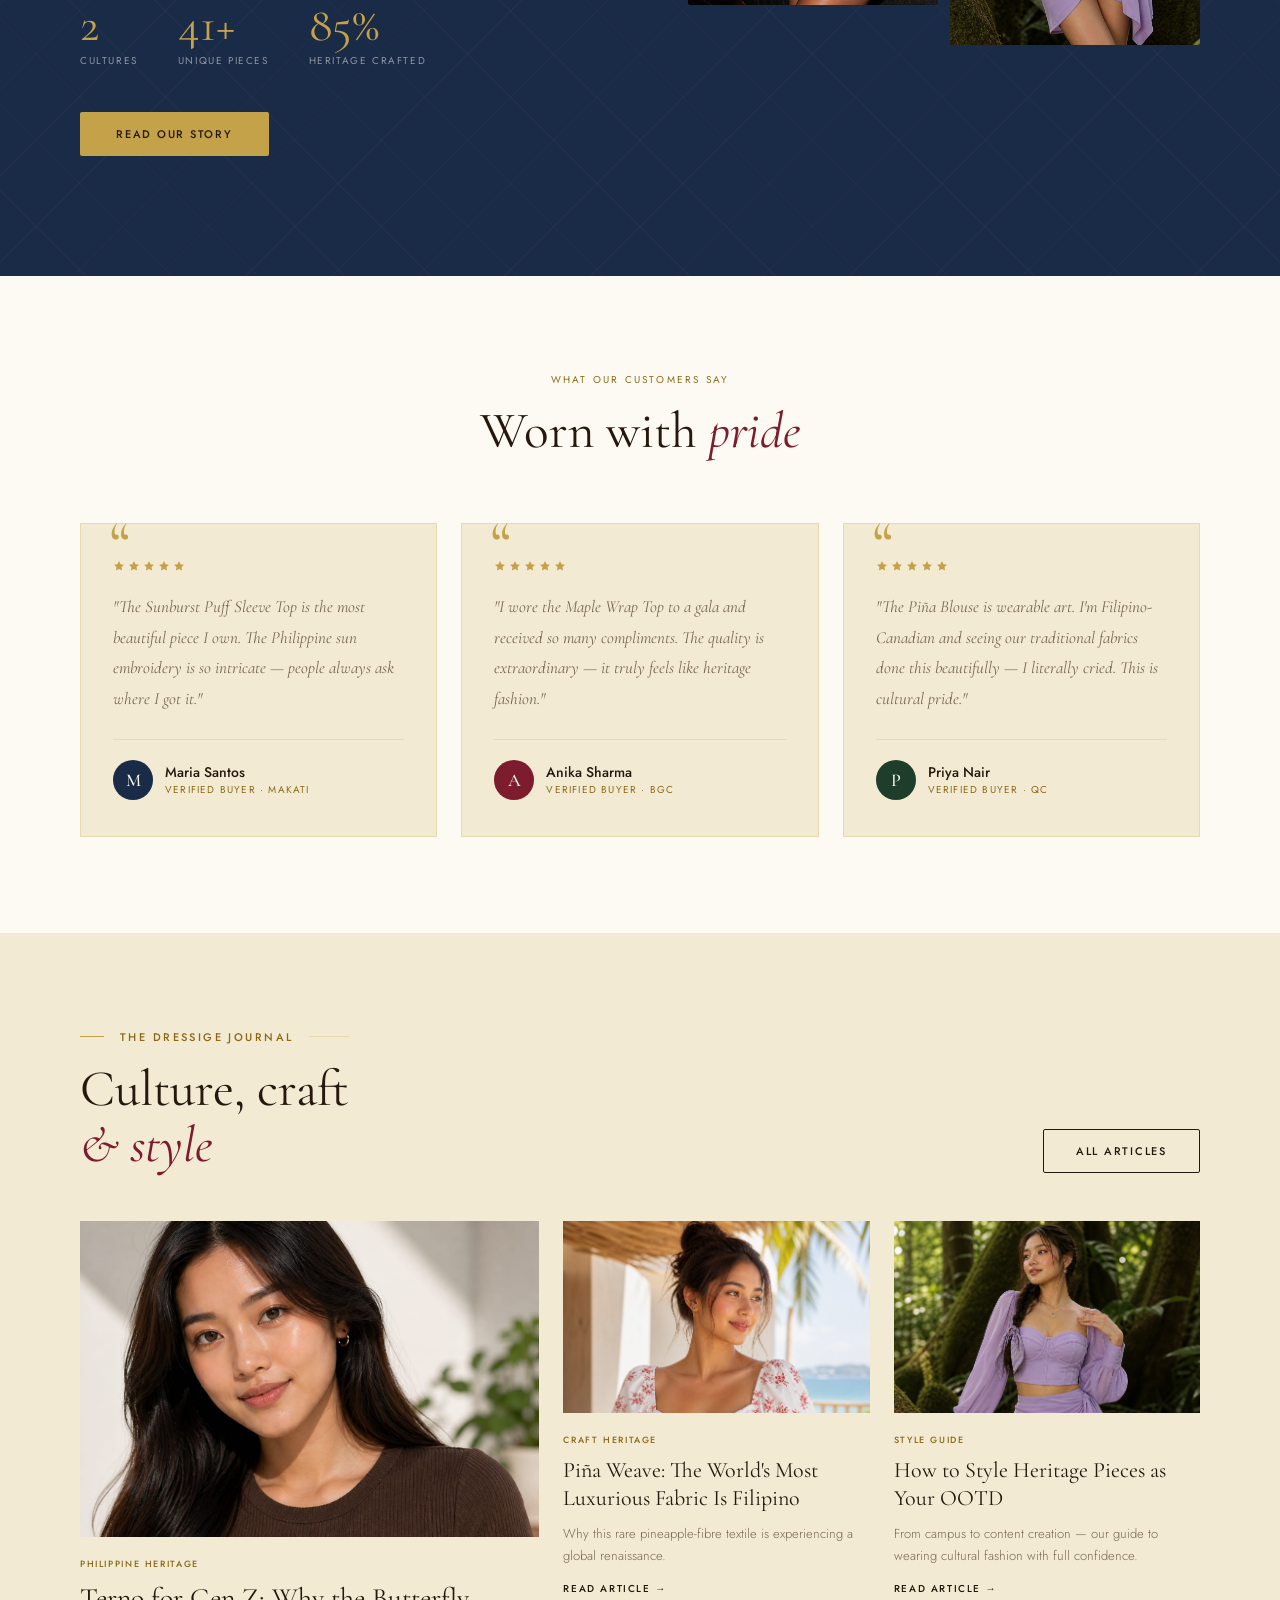
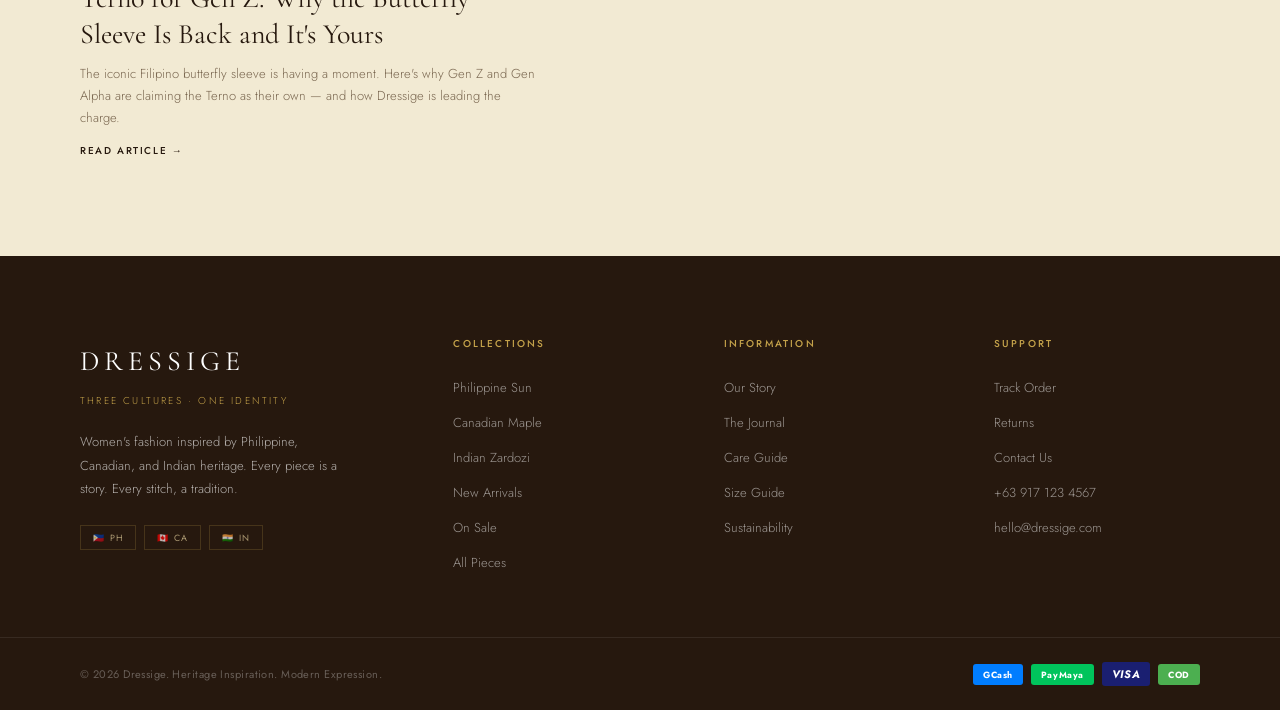
<file: html/index.html>
<!DOCTYPE html>
<html lang="en">
<head>
  <meta charset="UTF-8" />
  <meta name="viewport" content="width=device-width, initial-scale=1.0" />
  <title>Dressige — Three Cultures. One Identity.</title>
  <link rel="preconnect" href="https://fonts.googleapis.com" />
  <link rel="preconnect" href="https://fonts.gstatic.com" crossorigin />
  <link href="https://fonts.googleapis.com/css2?family=Cormorant+Garamond:ital,wght@0,300;0,400;0,500;0,600;1,300;1,400;1,500&family=Jost:wght@300;400;500;600&family=Playfair+Display:ital,wght@0,700;1,700&display=swap" rel="stylesheet" />
  <style>
    :root {
      --ivory:      #F2EAD3;
      --cream:      #FAF4E8;
      --warm-white: #FDFAF3;
      --gold:       #C4A24A;
      --gold-light: #E8D4A0;
      --gold-dark:  #8B6918;
      --burgundy:   #7C1C2C;
      --burg-light: #9E2D3F;
      --navy:       #1A2B47;
      --navy-light: #2D4570;
      --forest:     #1E3D2A;
      --charcoal:   #26180E;
      --muted:      #7A6750;
      --border:     rgba(196,162,74,0.25);
      --terracotta: #C4603A;
    }
    *, *::before, *::after { box-sizing: border-box; margin: 0; padding: 0; }
    html { scroll-behavior: smooth; }
    body {
      font-family: 'Jost', sans-serif;
      background: var(--warm-white);
      color: var(--charcoal);
      overflow-x: hidden;
    }
    h1, h2, h3, h4, h5 {
      font-family: 'Cormorant Garamond', serif;
      font-weight: 400;
    }

    /* ── GRAIN OVERLAY ── */
    body::before {
      content: '';
      position: fixed; inset: 0;
      background-image: url("data:image/svg+xml,%3Csvg viewBox='0 0 256 256' xmlns='http://www.w3.org/2000/svg'%3E%3Cfilter id='noise'%3E%3CfeTurbulence type='fractalNoise' baseFrequency='0.9' numOctaves='4' stitchTiles='stitch'/%3E%3C/filter%3E%3Crect width='100%25' height='100%25' filter='url(%23noise)' opacity='0.03'/%3E%3C/svg%3E");
      pointer-events: none; z-index: 9999; opacity: .4;
    }

    /* ── NAV ── */
    nav {
      position: sticky; top: 0; z-index: 100;
      background: var(--warm-white);
      border-bottom: 1px solid var(--border);
      backdrop-filter: blur(12px);
    }
    .nav-inner {
      max-width: 1280px; margin: 0 auto;
      padding: 0 32px;
      height: 72px;
      display: flex; align-items: center; justify-content: space-between;
      gap: 24px;
    }
    .nav-logo {
      display: flex; flex-direction: column; align-items: center; gap: 1px;
      text-decoration: none;
    }
    .nav-logo .wordmark {
      font-family: 'Cormorant Garamond', serif;
      font-size: 24px; font-weight: 500;
      letter-spacing: 0.22em;
      color: var(--charcoal);
      line-height: 1;
    }
    .nav-logo .tagline-small {
      font-size: 8px; letter-spacing: 0.25em;
      color: var(--gold); text-transform: uppercase;
      font-family: 'Jost', sans-serif; font-weight: 400;
    }
    .nav-links {
      display: flex; gap: 36px; list-style: none;
    }
    .nav-links a {
      text-decoration: none;
      font-size: 12px; letter-spacing: 0.12em; text-transform: uppercase;
      color: var(--muted); font-weight: 500;
      position: relative; transition: color .2s;
    }
    .nav-links a::after {
      content: ''; position: absolute; bottom: -3px; left: 0; right: 0;
      height: 1px; background: var(--gold);
      transform: scaleX(0); transition: transform .25s ease;
    }
    .nav-links a:hover { color: var(--charcoal); }
    .nav-links a:hover::after { transform: scaleX(1); }
    .nav-right {
      display: flex; align-items: center; gap: 8px;
    }
    .nav-icon {
      width: 40px; height: 40px; border-radius: 50%;
      display: flex; align-items: center; justify-content: center;
      color: var(--muted); cursor: pointer;
      transition: background .2s, color .2s;
      background: transparent; border: none;
    }
    .nav-icon:hover { background: var(--ivory); color: var(--charcoal); }
    .cart-btn {
      display: flex; align-items: center; gap: 8px;
      padding: 8px 20px; border-radius: 2px;
      background: var(--burgundy); color: #fff;
      font-size: 11px; letter-spacing: 0.14em; text-transform: uppercase;
      font-family: 'Jost', sans-serif; font-weight: 500;
      text-decoration: none; transition: background .2s;
    }
    .cart-btn:hover { background: var(--burg-light); }
    .cart-count {
      background: var(--gold); color: var(--charcoal);
      width: 18px; height: 18px; border-radius: 50%;
      font-size: 10px; display: flex; align-items: center; justify-content: center;
      font-weight: 600;
    }

    /* ── CULTURE STRIP ── */
    .culture-strip {
      background: var(--ivory);
      border-top: 1px solid var(--border);
      border-bottom: 1px solid var(--border);
      padding: 12px 32px;
      display: flex; align-items: center; justify-content: center; gap: 0;
    }
    .culture-item {
      display: flex; align-items: center; gap: 10px;
      padding: 0 32px;
      font-size: 11px; letter-spacing: 0.18em; text-transform: uppercase;
      color: var(--muted); font-weight: 400;
    }
    .culture-item .icon { font-size: 18px; }
    .culture-sep {
      width: 1px; height: 28px; background: var(--border);
    }

    /* ── HERO ── */
    .hero {
      min-height: 100vh;
      display: flex; flex-direction: column;
      background: var(--warm-white);
      position: relative; overflow: hidden;
    }

    /* Brand Header */
    .hero-header {
      text-align: center;
      padding: 48px 40px 28px;
      background: var(--cream);
      border-bottom: 1px solid var(--border);
    }
    .hero-monogram {
      display: flex; align-items: center; justify-content: center; gap: 16px;
      font-family: 'Cormorant Garamond', serif;
      font-size: 12px; letter-spacing: 0.35em; color: var(--gold);
      margin-bottom: 10px;
    }
    .hero-monogram::before, .hero-monogram::after {
      content: ''; flex: 1; max-width: 80px; height: 1px; background: var(--gold-light);
    }
    .hero-brand {
      font-family: 'Cormorant Garamond', serif;
      font-size: clamp(52px, 9vw, 110px);
      font-weight: 400; letter-spacing: 0.28em;
      color: var(--charcoal); line-height: 1; margin-bottom: 10px;
    }
    .hero-tagline {
      font-size: 11px; letter-spacing: 0.3em; text-transform: uppercase;
      color: var(--muted); font-family: 'Jost', sans-serif;
      font-weight: 300; margin-bottom: 20px;
    }
    .hero-cultures {
      display: flex; align-items: center; justify-content: center; gap: 0;
    }
    .hero-culture-item {
      display: flex; align-items: center; gap: 8px; padding: 0 28px;
      font-size: 10px; letter-spacing: 0.2em; text-transform: uppercase;
      color: var(--muted); font-family: 'Jost', sans-serif; font-weight: 400;
    }
    .hero-culture-icon { font-size: 20px; }
    .hero-culture-sep { font-size: 14px; color: var(--gold); opacity: .6; }
    .hero-cta {
      display: flex; align-items: center; justify-content: center;
      gap: 16px; margin-top: 24px;
    }

    /* Buttons (shared) */
    .btn-primary {
      padding: 14px 36px; background: var(--burgundy); color: #fff;
      font-size: 11px; letter-spacing: 0.16em; text-transform: uppercase;
      font-family: 'Jost', sans-serif; font-weight: 500;
      text-decoration: none; border-radius: 2px;
      transition: background .2s, transform .2s; display: inline-block;
    }
    .btn-primary:hover { background: var(--burg-light); transform: translateY(-1px); }
    .btn-outline {
      padding: 13px 32px; border: 1px solid var(--charcoal); color: var(--charcoal);
      font-size: 11px; letter-spacing: 0.16em; text-transform: uppercase;
      font-family: 'Jost', sans-serif; font-weight: 500;
      text-decoration: none; border-radius: 2px;
      transition: background .2s, color .2s; display: inline-block;
    }
    .btn-outline:hover { background: var(--charcoal); color: #fff; }

    /* Model Strip */
    .hero-models {
      flex: 1; display: grid;
      grid-template-columns: repeat(6, 1fr);
      min-height: 100vh;
    }
    .hero-model-cell {
      position: relative; overflow: hidden;
      border-right: 1px solid rgba(196,162,74,0.18); cursor: pointer;
    }
    .hero-model-cell:last-child { border-right: none; }
    .hero-model-cell img {
      width: 100%; height: 100%;
      object-fit: cover; object-position: center top; display: block;
      transition: transform .6s cubic-bezier(.25,.46,.45,.94), filter .4s;
      filter: brightness(.95) saturate(.9);
    }
    .hero-model-cell:hover img { transform: scale(1.05); filter: brightness(1.02) saturate(1.05); }
    .hero-model-overlay {
      position: absolute; bottom: 0; left: 0; right: 0;
      padding: 48px 14px 14px;
      background: linear-gradient(to top, rgba(38,24,14,.72), transparent);
      opacity: 0; transition: opacity .35s;
    }
    .hero-model-cell:hover .hero-model-overlay { opacity: 1; }
    .hero-model-tag {
      font-size: 8px; letter-spacing: 0.18em;
      text-transform: uppercase; color: var(--gold-light);
    }
    .hero-model-num {
      position: absolute; top: 12px; left: 14px;
      font-family: 'Cormorant Garamond', serif;
      font-size: 13px; color: rgba(255,255,255,.35); font-style: italic;
    }

    /* Bottom Info Bar */
    .hero-info {
      display: grid; grid-template-columns: 1fr 1px 1fr 1px 1fr;
      background: var(--ivory); border-top: 1px solid var(--border);
    }
    .hero-info-divider { width: 1px; background: var(--border); margin: 20px 0; }
    .hero-info-col { padding: 24px 36px; }
    .hero-info-heading {
      font-size: 9px; letter-spacing: 0.25em; text-transform: uppercase;
      color: var(--gold-dark); font-family: 'Jost', sans-serif;
      font-weight: 500; margin-bottom: 16px;
    }

    /* Swatches */
    .hero-swatches { display: flex; gap: 12px; flex-wrap: wrap; }
    .hero-swatch { display: flex; flex-direction: column; align-items: center; gap: 6px; }
    .hero-swatch-box {
      width: 44px; height: 44px; border-radius: 2px;
      border: 1px solid var(--border);
      display: flex; align-items: center; justify-content: center;
      font-size: 18px; background: var(--cream);
    }
    .hero-swatch-name {
      font-size: 7px; letter-spacing: 0.12em; text-transform: uppercase;
      color: var(--muted); text-align: center; max-width: 56px; line-height: 1.4;
    }

    /* Silhouettes */
    .hero-silhouettes { display: flex; gap: 18px; align-items: flex-end; }
    .hero-sil { display: flex; flex-direction: column; align-items: center; gap: 8px; }
    .hero-sil svg {
      width: 28px; height: 44px; stroke: var(--charcoal); fill: none;
      stroke-width: 1.3; opacity: .6; transition: opacity .2s, stroke .2s;
    }
    .hero-sil:hover svg { opacity: 1; stroke: var(--burgundy); }
    .hero-sil-name {
      font-size: 7px; letter-spacing: 0.12em; text-transform: uppercase;
      color: var(--muted); text-align: center; max-width: 44px; line-height: 1.4;
    }

    /* Palette & Occasions */
    .hero-palette { display: flex; gap: 8px; align-items: center; margin-bottom: 14px; }
    .hero-palette-dot { width: 28px; height: 28px; border-radius: 50%; border: 1px solid rgba(0,0,0,.08); }
    .hero-occasions { display: flex; gap: 16px; }
    .hero-occasion { display: flex; flex-direction: column; align-items: center; gap: 4px; }
    .hero-occasion-icon { font-size: 18px; }
    .hero-occasion-name {
      font-size: 7px; letter-spacing: 0.14em;
      text-transform: uppercase; color: var(--muted);
    }

    /* ── PHILIPPINE ROOTS SPOTLIGHT ── */
    .ph-roots-section {
      background: var(--charcoal);
      padding: 0;
      position: relative;
      overflow: hidden;
    }
    .ph-roots-section::before {
      content: '';
      position: absolute; inset: 0;
      background: radial-gradient(ellipse at 70% 50%, rgba(196,162,74,0.08) 0%, transparent 60%),
                  repeating-linear-gradient(45deg, transparent, transparent 80px, rgba(196,162,74,0.02) 80px, rgba(196,162,74,0.02) 81px);
    }
    .ph-roots-inner {
      max-width: 1280px; margin: 0 auto;
      display: grid; grid-template-columns: 1fr 1fr;
      position: relative; z-index: 1;
    }
    .ph-roots-left {
      padding: 96px 64px 96px 80px;
      display: flex; flex-direction: column; justify-content: center;
    }
    .ph-roots-eyebrow {
      display: flex; align-items: center; gap: 12px;
      font-size: 10px; letter-spacing: 0.22em; text-transform: uppercase;
      color: var(--gold); margin-bottom: 24px;
      font-family: 'Jost', sans-serif; font-weight: 400;
    }
    .ph-roots-eyebrow::before {
      content: ''; width: 28px; height: 1px; background: var(--gold);
    }
    .ph-roots-headline {
      font-size: clamp(44px, 5vw, 72px);
      color: #fff; line-height: 1.05;
      margin-bottom: 24px;
      font-family: 'Playfair Display', serif;
    }
    .ph-roots-headline em { color: var(--gold-light); font-style: italic; }
    .ph-roots-body {
      font-size: 14px; line-height: 1.9; color: rgba(255,255,255,.6);
      font-weight: 300; max-width: 420px; margin-bottom: 40px;
    }
    .ph-roots-body strong { color: rgba(255,255,255,.85); font-weight: 400; }
    .ph-threads-grid {
      display: grid; grid-template-columns: 1fr 1fr;
      gap: 1px; background: rgba(196,162,74,0.12);
      margin-top: 0; border: 1px solid rgba(196,162,74,0.12);
    }
    .ph-thread {
      background: rgba(255,255,255,0.03);
      padding: 24px 20px;
      transition: background .3s;
    }
    .ph-thread:hover { background: rgba(196,162,74,0.06); }
    .ph-thread-name {
      font-family: 'Cormorant Garamond', serif;
      font-size: 20px; color: var(--gold-light);
      margin-bottom: 4px; font-weight: 400;
    }
    .ph-thread-type {
      font-size: 9px; letter-spacing: 0.18em; text-transform: uppercase;
      color: var(--gold); margin-bottom: 10px; opacity: .7;
    }
    .ph-thread-desc {
      font-size: 12px; line-height: 1.7; color: rgba(255,255,255,.5);
      font-weight: 300;
    }
    .ph-roots-right {
      position: relative; overflow: hidden;
      min-height: 600px;
    }
    .ph-roots-right img {
      width: 100%; height: 100%;
      object-fit: cover; object-position: 15% center;
      display: block;
      filter: brightness(.85) saturate(.9);
    }
    .ph-roots-right-grad {
      position: absolute; inset: 0;
      background: linear-gradient(to right, var(--charcoal) 0%, transparent 30%);
    }
    .ph-roots-right-label {
      position: absolute; bottom: 32px; right: 32px;
      text-align: right;
    }
    .ph-roots-right-label p {
      font-size: 9px; letter-spacing: 0.2em; text-transform: uppercase;
      color: var(--gold-light); opacity: .7; margin-bottom: 4px;
    }
    .ph-roots-right-label span {
      font-family: 'Cormorant Garamond', serif;
      font-size: 22px; color: #fff; font-style: italic;
    }

    /* ── GEN Z HIGHLIGHT STRIP ── */
    .genz-strip {
      background: var(--burgundy);
      padding: 20px 40px;
      display: flex; align-items: center; justify-content: center;
      gap: 40px; overflow: hidden;
    }
    .genz-strip-item {
      display: flex; align-items: center; gap: 10px;
      font-size: 11px; letter-spacing: 0.14em; text-transform: uppercase;
      color: var(--gold-light); font-weight: 400; white-space: nowrap;
    }
    .genz-strip-item .bullet {
      width: 4px; height: 4px; background: var(--gold);
      border-radius: 50%; flex-shrink: 0;
    }

    /* ── SECTION LABELS ── */
    .section-label {
      display: flex; align-items: center; gap: 16px;
      margin-bottom: 48px;
    }
    .section-label::before {
      content: ''; width: 24px; height: 1px; background: var(--gold);
    }
    .section-label::after {
      content: ''; flex: 1; height: 1px; background: var(--border);
    }
    .section-label h2 {
      font-size: 11px; letter-spacing: 0.22em; text-transform: uppercase;
      color: var(--gold-dark); font-family: 'Jost', sans-serif; font-weight: 500;
      white-space: nowrap;
    }
    .section-heading {
      font-size: clamp(32px, 4vw, 52px);
      color: var(--charcoal); line-height: 1.1;
      margin-bottom: 16px;
    }
    .section-heading em { font-style: italic; color: var(--burgundy); }

    /* ── THREE CULTURES ── */
    .cultures-section {
      padding: 96px 80px;
      background: var(--warm-white);
    }
    .cultures-layout {
      display: grid;
      grid-template-columns: 1.4fr 1fr 1fr;
      gap: 2px;
      margin-top: 64px;
    }
    .culture-card {
      position: relative; padding: 64px 48px;
      text-align: center;
      overflow: hidden;
    }
    .culture-card::before {
      content: ''; position: absolute; inset: 0;
      opacity: 0; transition: opacity .4s;
    }
    .culture-card:hover::before { opacity: 1; }
    .culture-card.ph {
      background: var(--navy);
      padding: 72px 56px;
    }
    .culture-card.ph::before { background: linear-gradient(135deg, #1A2B47, #0D1B30); }
    .culture-card.ca { background: var(--ivory); }
    .culture-card.ca::before { background: linear-gradient(135deg, #F2EAD3, #E8D4A0); }
    .culture-card.in { background: var(--burgundy); color: #fff; }
    .culture-card.in::before { background: linear-gradient(135deg, #7C1C2C, #A83248); }
    .culture-card > * { position: relative; z-index: 1; }

    .culture-featured-badge {
      display: inline-block;
      background: var(--gold); color: var(--charcoal);
      font-size: 8px; letter-spacing: 0.2em; text-transform: uppercase;
      font-family: 'Jost', sans-serif; font-weight: 700;
      padding: 4px 10px; margin-bottom: 20px;
    }
    .culture-icon {
      width: 72px; height: 72px;
      margin: 0 auto 28px;
      display: flex; align-items: center; justify-content: center;
    }
    .culture-card.ph .culture-icon { border: 1px solid rgba(196,162,74,0.4); }
    .culture-card.ca .culture-icon { border: 1px solid var(--gold); }
    .culture-card.in .culture-icon { border: 1px solid rgba(255,255,255,0.25); }
    .culture-name {
      font-size: 11px; letter-spacing: 0.22em; text-transform: uppercase;
      margin-bottom: 12px; font-family: 'Jost', sans-serif; font-weight: 500;
    }
    .culture-card.ph .culture-name { color: var(--gold); }
    .culture-card.ca .culture-name { color: var(--gold-dark); }
    .culture-card.in .culture-name { color: var(--gold-light); opacity: .8; }
    .culture-title {
      font-size: 30px; line-height: 1.2; margin-bottom: 16px;
    }
    .culture-card.ph .culture-title { color: #fff; font-size: 34px; }
    .culture-card.ca .culture-title { color: var(--charcoal); }
    .culture-card.in .culture-title { color: #fff; }
    .culture-desc {
      font-size: 13px; line-height: 1.78; font-weight: 300;
    }
    .culture-card.ph .culture-desc { color: rgba(255,255,255,.65); }
    .culture-card.ca .culture-desc { color: var(--muted); }
    .culture-card.in .culture-desc { color: rgba(255,255,255,.7); }
    .culture-detail {
      margin-top: 28px; font-size: 11px; letter-spacing: 0.14em; text-transform: uppercase;
      display: flex; align-items: center; justify-content: center; gap: 10px;
    }
    .culture-detail::before, .culture-detail::after {
      content: ''; width: 20px; height: 1px;
    }
    .culture-card.ph .culture-detail { color: var(--gold-light); opacity: .7; }
    .culture-card.ph .culture-detail::before, .culture-card.ph .culture-detail::after { background: var(--gold-light); opacity: .5; }
    .culture-card.ca .culture-detail { color: var(--gold-dark); }
    .culture-card.ca .culture-detail::before, .culture-card.ca .culture-detail::after { background: var(--gold); }
    .culture-card.in .culture-detail { color: var(--gold-light); opacity: .7; }
    .culture-card.in .culture-detail::before, .culture-card.in .culture-detail::after { background: var(--gold-light); opacity: .5; }

    /* ── TERNO FEATURE ── */
    .terno-section {
      background: var(--ivory);
      padding: 96px 80px;
      position: relative; overflow: hidden;
    }
    .terno-section::before {
      content: '';
      position: absolute; right: -100px; top: -100px;
      width: 500px; height: 500px; border-radius: 50%;
      background: radial-gradient(circle, rgba(196,162,74,0.08) 0%, transparent 70%);
    }
    .terno-inner {
      max-width: 1280px; margin: 0 auto;
      position: relative; z-index: 1;
    }
    .terno-grid {
      display: grid; grid-template-columns: repeat(4, 1fr);
      gap: 2px; margin-top: 64px;
    }
    .terno-card {
      background: var(--warm-white);
      border: 1px solid var(--border);
      padding: 36px 28px;
      position: relative;
      transition: border-color .3s, transform .3s;
      cursor: default;
    }
    .terno-card:hover {
      border-color: var(--gold);
      transform: translateY(-4px);
    }
    .terno-num {
      font-family: 'Playfair Display', serif;
      font-size: 52px; color: var(--gold); opacity: .2;
      line-height: 1; margin-bottom: 12px; font-style: italic;
    }
    .terno-name {
      font-family: 'Cormorant Garamond', serif;
      font-size: 22px; color: var(--charcoal);
      margin-bottom: 6px; font-weight: 500;
    }
    .terno-origin {
      font-size: 9px; letter-spacing: 0.18em; text-transform: uppercase;
      color: var(--gold-dark); margin-bottom: 14px; font-weight: 400;
    }
    .terno-desc {
      font-size: 13px; line-height: 1.75; color: var(--muted);
      font-weight: 300;
    }
    .terno-tag {
      display: inline-block; margin-top: 16px;
      background: var(--ivory); border: 1px solid var(--border);
      padding: 4px 10px;
      font-size: 9px; letter-spacing: 0.14em; text-transform: uppercase;
      color: var(--gold-dark); font-weight: 500;
    }

    /* ── CATEGORIES ── */
    .categories-section {
      padding: 96px 80px;
      background: var(--warm-white);
    }
    .categories-grid {
      display: grid;
      grid-template-columns: repeat(4, 1fr);
      gap: 16px;
      margin-top: 0;
    }
    .category-card {
      position: relative;
      aspect-ratio: 3/4;
      overflow: hidden;
      cursor: pointer;
      text-decoration: none;
      display: block;
    }
    .category-card .cat-bg {
      width: 100%; height: 100%;
      transition: transform .5s ease;
    }
    .category-card:hover .cat-bg { transform: scale(1.04); }
    .category-card .cat-overlay {
      position: absolute; inset: 0;
      background: linear-gradient(to top, rgba(26,18,14,0.7) 0%, transparent 55%);
      transition: opacity .3s;
    }
    .category-card:hover .cat-overlay { opacity: .9; }
    .category-card .cat-info {
      position: absolute; bottom: 0; left: 0; right: 0;
      padding: 24px 20px;
    }
    .cat-name {
      font-size: 18px; color: #fff;
      font-family: 'Cormorant Garamond', serif; font-weight: 400;
      margin-bottom: 4px;
    }
    .cat-count {
      font-size: 10px; letter-spacing: 0.14em; text-transform: uppercase;
      color: var(--gold-light); font-family: 'Jost', sans-serif; font-weight: 400;
    }
    .cat-arrow {
      position: absolute; top: 20px; right: 20px;
      width: 36px; height: 36px;
      border: 1px solid rgba(255,255,255,0.4);
      border-radius: 50%;
      display: flex; align-items: center; justify-content: center;
      color: #fff; opacity: 0; transition: opacity .3s;
    }
    .category-card:hover .cat-arrow { opacity: 1; }

    .cb1 { background: linear-gradient(160deg, #E8D4A0 0%, #C4A24A 100%); }
    .cb2 { background: linear-gradient(160deg, #1A2B47 0%, #0D1B30 100%); }
    .cb3 { background: linear-gradient(160deg, #7C1C2C 0%, #4A0F1A 100%); }
    .cb4 { background: linear-gradient(160deg, #2D4570 0%, #1A2B47 100%); }

    /* ── PRODUCTS ── */
    .products-section {
      padding: 96px 80px;
      background: var(--ivory);
    }
    .products-grid {
      display: grid;
      grid-template-columns: repeat(4, 1fr);
      gap: 24px;
    }
    .product-card {
      position: relative; cursor: pointer;
      text-decoration: none; color: inherit; display: block;
    }
    .product-img-wrap {
      aspect-ratio: 3/4; overflow: hidden;
      margin-bottom: 16px; position: relative;
      background: var(--cream);
    }
    .product-img-wrap img {
      width: 100%; height: 100%;
      object-fit: cover;
      display: block;
      transition: transform .5s ease;
    }
    .product-card:hover .product-img-wrap img { transform: scale(1.06); }
    .product-badge {
      position: absolute; top: 12px; left: 12px;
      padding: 4px 10px;
      font-size: 9px; letter-spacing: 0.14em; text-transform: uppercase;
      font-family: 'Jost', sans-serif; font-weight: 500;
    }
    .badge-new { background: var(--navy); color: var(--gold-light); }
    .badge-sale { background: var(--burgundy); color: #fff; }
    .badge-ph {
      position: absolute; top: 12px; right: 12px;
      background: rgba(250,244,232,0.15);
      border: 1px solid rgba(196,162,74,0.5);
      backdrop-filter: blur(6px);
      padding: 4px 8px;
      font-size: 8px; letter-spacing: 0.14em; text-transform: uppercase;
      color: var(--gold-light); font-weight: 500;
    }
    .product-quick {
      position: absolute; bottom: 0; left: 0; right: 0;
      padding: 12px 16px;
      background: rgba(26,18,14,0.88);
      color: #fff; font-size: 10px; letter-spacing: 0.14em;
      text-transform: uppercase; text-align: center;
      font-family: 'Jost', sans-serif; font-weight: 500;
      transform: translateY(100%); transition: transform .3s;
    }
    .product-card:hover .product-quick { transform: translateY(0); }
    .product-name {
      font-size: 17px; color: var(--charcoal); margin-bottom: 4px;
      font-weight: 400;
    }
    .product-origin {
      font-size: 10px; letter-spacing: 0.14em; text-transform: uppercase;
      color: var(--gold-dark); margin-bottom: 8px; font-weight: 400;
    }
    .product-price {
      display: flex; align-items: center; gap: 10px;
    }
    .price { font-size: 16px; font-weight: 500; color: var(--charcoal); }
    .price-old { font-size: 13px; color: var(--muted); text-decoration: line-through; }

    /* ── ETHOS SECTION ── */
    .ethos-section {
      padding: 120px 80px;
      background: var(--navy);
      position: relative; overflow: hidden;
    }
    .ethos-section::before {
      content: '';
      position: absolute; inset: 0;
      background-image:
        repeating-linear-gradient(45deg, transparent, transparent 60px, rgba(196,162,74,0.04) 60px, rgba(196,162,74,0.04) 61px),
        repeating-linear-gradient(-45deg, transparent, transparent 60px, rgba(196,162,74,0.04) 60px, rgba(196,162,74,0.04) 61px);
    }
    .ethos-inner {
      max-width: 1280px; margin: 0 auto;
      position: relative; z-index: 1;
      display: grid; grid-template-columns: 1fr 1fr;
      gap: 96px; align-items: center;
    }
    .ethos-left .eyebrow {
      font-size: 10px; letter-spacing: 0.22em; text-transform: uppercase;
      color: var(--gold); margin-bottom: 24px;
      display: flex; align-items: center; gap: 12px;
      font-family: 'Jost', sans-serif; font-weight: 400;
    }
    .ethos-left .eyebrow::before {
      content: ''; width: 32px; height: 1px; background: var(--gold);
    }
    .ethos-heading {
      font-size: clamp(40px, 4vw, 60px); color: #fff;
      line-height: 1.1; margin-bottom: 24px;
    }
    .ethos-heading em { color: var(--gold-light); font-style: italic; }
    .ethos-body {
      font-size: 15px; line-height: 1.85; color: rgba(255,255,255,.65);
      font-weight: 300; margin-bottom: 40px;
    }
    .ethos-stats {
      display: flex; gap: 40px; margin-bottom: 44px;
    }
    .stat-item { text-align: left; }
    .stat-num {
      font-family: 'Cormorant Garamond', serif;
      font-size: 48px; color: var(--gold);
      line-height: 1; margin-bottom: 4px;
    }
    .stat-label {
      font-size: 10px; letter-spacing: 0.16em; text-transform: uppercase;
      color: rgba(255,255,255,.5); font-weight: 400;
    }
    .ethos-right {
      display: grid; grid-template-columns: 1fr 1fr;
      gap: 12px;
    }
    .ethos-img {
      aspect-ratio: 3/4; border-radius: 2px;
    }
    .ethos-img:nth-child(2) { margin-top: 40px; }

    /* ── TESTIMONIALS ── */
    .testimonials-section {
      padding: 96px 80px;
      background: var(--warm-white);
    }
    .testimonials-section .inner {
      max-width: 1280px; margin: 0 auto;
    }
    .testimonials-header {
      text-align: center; margin-bottom: 64px;
    }
    .testi-eyebrow {
      font-size: 10px; letter-spacing: 0.22em; text-transform: uppercase;
      color: var(--gold-dark); margin-bottom: 16px;
      font-family: 'Jost', sans-serif;
    }
    .testimonials-grid {
      display: grid; grid-template-columns: repeat(3, 1fr);
      gap: 24px;
    }
    .testi-card {
      background: var(--ivory);
      border: 1px solid var(--border);
      padding: 36px 32px;
      position: relative;
    }
    .testi-card::before {
      content: '\201C';
      position: absolute; top: -12px; left: 28px;
      font-family: 'Cormorant Garamond', serif;
      font-size: 64px; color: var(--gold); line-height: 1;
    }
    .testi-stars {
      display: flex; gap: 3px; margin-bottom: 20px;
    }
    .star {
      width: 12px; height: 12px; fill: var(--gold);
    }
    .testi-text {
      font-size: 17px; line-height: 1.8; color: var(--muted);
      font-style: italic; font-family: 'Cormorant Garamond', serif;
      font-weight: 400; margin-bottom: 24px;
    }
    .testi-author {
      display: flex; align-items: center; gap: 12px;
      border-top: 1px solid var(--border); padding-top: 20px;
    }
    .testi-avatar {
      width: 40px; height: 40px; border-radius: 50%;
      display: flex; align-items: center; justify-content: center;
      font-family: 'Cormorant Garamond', serif; font-size: 18px;
      color: var(--warm-white); font-weight: 500; flex-shrink: 0;
    }
    .av1 { background: var(--navy); }
    .av2 { background: var(--burgundy); }
    .av3 { background: var(--forest); }
    .testi-name {
      font-size: 14px; font-weight: 500; color: var(--charcoal);
    }
    .testi-role {
      font-size: 10px; letter-spacing: 0.12em; text-transform: uppercase;
      color: var(--gold-dark); font-weight: 400;
    }

    /* ── BLOG ── */
    .blog-section {
      padding: 96px 80px;
      background: var(--ivory);
    }
    .blog-grid {
      display: grid; grid-template-columns: 1.5fr 1fr 1fr;
      gap: 24px;
    }
    .blog-card {
      text-decoration: none; color: inherit;
      display: block; position: relative;
    }
    .blog-img {
      aspect-ratio: 16/10; overflow: hidden; margin-bottom: 20px;
    }
    .blog-card:first-child .blog-img { aspect-ratio: 16/11; }
    .blog-img-inner {
      width: 100%; height: 100%;
      transition: transform .5s ease;
    }
    .blog-card:hover .blog-img-inner { transform: scale(1.04); }
    .bb1 { background: linear-gradient(155deg, #E8D4A0, #C4A24A); }
    .bb2 { background: linear-gradient(155deg, #1A2B47, #2D4570); }
    .bb3 { background: linear-gradient(155deg, #7C1C2C, #9E2D3F); }
    .blog-tag {
      font-size: 9px; letter-spacing: 0.18em; text-transform: uppercase;
      color: var(--gold-dark); margin-bottom: 10px;
      font-family: 'Jost', sans-serif; font-weight: 500;
    }
    .blog-title {
      font-size: 22px; color: var(--charcoal); line-height: 1.3;
      margin-bottom: 10px;
    }
    .blog-card:first-child .blog-title { font-size: 28px; }
    .blog-excerpt {
      font-size: 13px; line-height: 1.7; color: var(--muted);
      font-weight: 300;
    }
    .blog-read-more {
      display: inline-flex; align-items: center; gap: 8px;
      margin-top: 14px;
      font-size: 10px; letter-spacing: 0.16em; text-transform: uppercase;
      color: var(--charcoal); font-weight: 500;
      transition: gap .2s;
    }
    .blog-card:hover .blog-read-more { gap: 14px; }

    /* ── FOOTER ── */
    footer {
      background: var(--charcoal);
      color: rgba(255,255,255,.65);
    }
    .footer-top {
      max-width: 1280px; margin: 0 auto;
      padding: 80px 80px 64px;
      display: grid; grid-template-columns: 1.5fr 1fr 1fr 1fr;
      gap: 64px;
      border-bottom: 1px solid rgba(255,255,255,.08);
    }
    .footer-brand .wordmark {
      font-family: 'Cormorant Garamond', serif;
      font-size: 28px; font-weight: 400; letter-spacing: 0.18em;
      color: #fff; margin-bottom: 6px;
    }
    .footer-brand .brand-tagline {
      font-size: 10px; letter-spacing: 0.22em; text-transform: uppercase;
      color: var(--gold); margin-bottom: 20px;
    }
    .footer-brand p {
      font-size: 13px; line-height: 1.8; font-weight: 300;
      max-width: 260px;
    }
    .footer-cultures {
      display: flex; gap: 8px; margin-top: 24px;
    }
    .fcult {
      padding: 5px 12px; border: 1px solid rgba(196,162,74,0.3);
      font-size: 9px; letter-spacing: 0.14em; text-transform: uppercase;
      color: var(--gold-light); opacity: .7;
    }
    .footer-col h4 {
      font-size: 10px; letter-spacing: 0.22em; text-transform: uppercase;
      color: var(--gold); margin-bottom: 24px;
      font-family: 'Jost', sans-serif; font-weight: 500;
    }
    .footer-col ul { list-style: none; display: flex; flex-direction: column; gap: 12px; }
    .footer-col ul li a {
      text-decoration: none; font-size: 13px; font-weight: 300;
      color: rgba(255,255,255,.55); transition: color .2s;
    }
    .footer-col ul li a:hover { color: var(--gold-light); }
    .footer-bottom {
      max-width: 1280px; margin: 0 auto;
      padding: 24px 80px;
      display: flex; justify-content: space-between; align-items: center;
    }
    .footer-bottom p { font-size: 11px; color: rgba(255,255,255,.3); letter-spacing: 0.04em; }
    .payment-icons { display: flex; gap: 8px; align-items: center; }
    .pay-badge {
      padding: 4px 10px; border-radius: 3px;
      font-size: 9px; font-weight: 700; letter-spacing: 0.06em;
    }
    .pay-gcash { background: #007DFF; color: #fff; }
    .pay-paymaya { background: #00C45C; color: #fff; }
    .pay-visa { background: #1A1F71; color: #fff; font-style: italic; font-size: 11px; }
    .pay-cod { background: #4CAF50; color: #fff; }

    /* ── PAGE LOAD ANIMATIONS ── */
    @keyframes fadeUp {
      from { opacity: 0; transform: translateY(20px); }
      to   { opacity: 1; transform: translateY(0); }
    }
    .hero-monogram { animation: fadeUp .6s .05s both; }
    .hero-brand    { animation: fadeUp .8s .18s both; }
    .hero-tagline  { animation: fadeUp .7s .32s both; }
    .hero-cultures { animation: fadeUp .6s .44s both; }
    .hero-cta      { animation: fadeUp .6s .56s both; }
    .hero-models   { animation: fadeUp .7s .30s both; }
    .hero-info     { animation: fadeUp .6s .55s both; }
    .culture-strip { animation: fadeUp .6s .15s both; }

    /* ── WRAPPER FOR CONTENT SECTIONS ── */
    .section-inner {
      max-width: 1280px; margin: 0 auto;
    }

    /* ── UTILITIES ── */
    .gold { color: var(--gold); }
    .mb-0 { margin-bottom: 0; }

    /* ── RESPONSIVE ── */
    @media (max-width: 1100px) {
      .hero-models { grid-template-columns: repeat(3, 1fr); min-height: 360px; }
      .hero-model-cell:nth-child(4), .hero-model-cell:nth-child(5), .hero-model-cell:nth-child(6) { display: none; }
      .hero-info { grid-template-columns: 1fr; }
      .hero-info-divider { display: none; }
      .ph-roots-inner { grid-template-columns: 1fr; }
      .ph-roots-right { min-height: 380px; }
      .cultures-layout { grid-template-columns: 1fr; gap: 2px; }
      .terno-grid { grid-template-columns: repeat(2,1fr); }
      .categories-grid { grid-template-columns: repeat(2,1fr); }
      .products-grid { grid-template-columns: repeat(2,1fr); }
      .ethos-inner { grid-template-columns: 1fr; gap: 48px; }
      .testimonials-grid { grid-template-columns: 1fr; }
      .blog-grid { grid-template-columns: 1fr; }
      .footer-top { grid-template-columns: 1fr 1fr; gap: 40px; }
    }
    @media (max-width: 768px) {
      .cultures-section, .categories-section, .products-section,
      .ethos-section, .testimonials-section, .blog-section,
      .terno-section { padding: 64px 24px; }
      .ph-roots-left { padding: 64px 24px; }
      .genz-strip { flex-direction: column; gap: 12px; padding: 16px 24px; }
      .footer-top { padding: 48px 24px; grid-template-columns: 1fr; gap: 32px; }
      .footer-bottom { padding: 20px 24px; flex-direction: column; gap: 12px; text-align: center; }
      .nav-inner { padding: 0 20px; }
      .nav-links { display: none; }
      .hero-models { grid-template-columns: repeat(2, 1fr); min-height: 280px; }
      .hero-model-cell:nth-child(3), .hero-model-cell:nth-child(4), .hero-model-cell:nth-child(5), .hero-model-cell:nth-child(6) { display: none; }
      .hero-info-col { padding: 20px 20px; }
      .terno-grid { grid-template-columns: 1fr; }
    }
  </style>
</head>
<body>

<!-- ── NAV ── -->
<nav>
  <div class="nav-inner">
    <a href="/" class="nav-logo">
      <span class="wordmark">DRESSIGE</span>
      <span class="tagline-small">Heritage · Modern · Multicultural</span>
    </a>
    <ul class="nav-links">
      <li><a href="/">Home</a></li>
      <li><a href="/shop">Collections</a></li>
      <li><a href="/shop?culture=philippines">Philippines</a></li>
      <li><a href="/shop?culture=canada">Canada</a></li>
      <li><a href="/shop?culture=india">India</a></li>
      <li><a href="/blogs">Journal</a></li>
    </ul>
    <div class="nav-right">
      <button class="nav-icon" title="Search">
        <svg width="18" height="18" fill="none" stroke="currentColor" stroke-width="1.5" viewBox="0 0 24 24"><circle cx="11" cy="11" r="8"/><path d="m21 21-4.35-4.35"/></svg>
      </button>
      <button class="nav-icon" title="Account">
        <svg width="18" height="18" fill="none" stroke="currentColor" stroke-width="1.5" viewBox="0 0 24 24"><path d="M20 21v-2a4 4 0 0 0-4-4H8a4 4 0 0 0-4 4v2"/><circle cx="12" cy="7" r="4"/></svg>
      </button>
      <a href="/cart" class="cart-btn">
        <svg width="15" height="15" fill="none" stroke="currentColor" stroke-width="1.8" viewBox="0 0 24 24"><path d="M6 2 3 6v14a2 2 0 0 0 2 2h14a2 2 0 0 0 2-2V6l-3-4z"/><line x1="3" y1="6" x2="21" y2="6"/><path d="M16 10a4 4 0 0 1-8 0"/></svg>
        Bag
        <span class="cart-count">3</span>
      </a>
    </div>
  </div>
</nav>

<!-- ── CULTURE STRIP ── -->
<div class="culture-strip">
  <div class="culture-item">
    <span class="icon">☀️</span>
    <span>Philippines</span>
  </div>
  <div class="culture-sep"></div>
  <div class="culture-item">
    <span class="icon">🍁</span>
    <span>Canada</span>
  </div>
  <div class="culture-sep"></div>
  <div class="culture-item">
    <span class="icon">🪷</span>
    <span>India</span>
  </div>
</div>

<!-- ── HERO ── -->
<section class="hero">

  <!-- Model Strip -->
  <div class="hero-models">
    <div class="hero-model-cell">
      <span class="hero-model-num">01</span>
      <img src="images/1 (2).png" alt="Philippine Sun Embroidery" style="object-position: center top;" />
      <div class="hero-model-overlay">
        <div class="hero-model-tag">Philippine Sun Embroidery</div>
      </div>
    </div>
    <div class="hero-model-cell">
      <span class="hero-model-num">02</span>
      <img src="images/2.png" alt="Filipino Weave" style="object-position: center top;" />
      <div class="hero-model-overlay">
        <div class="hero-model-tag">Filipino Weave Inspired</div>
      </div>
    </div>
    <div class="hero-model-cell">
      <span class="hero-model-num">03</span>
      <img src="images/3.png" alt="Indian Zardozi Embroidery" style="object-position: center top;" />
      <div class="hero-model-overlay">
        <div class="hero-model-tag">Indian Zardozi Embroidery</div>
      </div>
    </div>
    <div class="hero-model-cell">
      <span class="hero-model-num">04</span>
      <img src="images/4.png" alt="Canadian Maple" style="object-position: center top;" />
      <div class="hero-model-overlay">
        <div class="hero-model-tag">Canadian Maple Inspired</div>
      </div>
    </div>
    <div class="hero-model-cell">
      <span class="hero-model-num">05</span>
      <img src="images/5.png" alt="Indian Block Print" style="object-position: center top;" />
      <div class="hero-model-overlay">
        <div class="hero-model-tag">Indian Block Print</div>
      </div>
    </div>
    <div class="hero-model-cell">
      <span class="hero-model-num">06</span>
      <img src="images/6.png" alt="Heritage Fusion" style="object-position: center top;" />
      <div class="hero-model-overlay">
        <div class="hero-model-tag">Heritage Fusion</div>
      </div>
    </div>
  </div>

  <div class="hero-info" style="display:none">
    <!-- Cultural Design Elements -->
    <div class="hero-info-col">
      <div class="hero-info-heading">Cultural Design Elements</div>
      <div class="hero-swatches">
        <div class="hero-swatch">
          <div class="hero-swatch-box">☀️</div>
          <div class="hero-swatch-name">Philippine Sun</div>
        </div>
        <div class="hero-swatch">
          <div class="hero-swatch-box">🧵</div>
          <div class="hero-swatch-name">Filipino Weave</div>
        </div>
        <div class="hero-swatch">
          <div class="hero-swatch-box">✨</div>
          <div class="hero-swatch-name">Indian Zardozi</div>
        </div>
        <div class="hero-swatch">
          <div class="hero-swatch-box">🍁</div>
          <div class="hero-swatch-name">Canadian Maple</div>
        </div>
        <div class="hero-swatch">
          <div class="hero-swatch-box">🌿</div>
          <div class="hero-swatch-name">Block Print</div>
        </div>
      </div>
    </div>

    <div class="hero-info-divider"></div>

    <!-- Modern Silhouettes -->
    <div class="hero-info-col">
      <div class="hero-info-heading">Modern Silhouette</div>
      <div class="hero-silhouettes">
        <div class="hero-sil">
          <svg viewBox="0 0 28 44"><path d="M14 3 C10 3 5 7 4 13 L4 41 L13 41 L13 19 C14 21 15 21 15 21 L15 41 L24 41 L24 13 C23 7 18 3 14 3Z"/></svg>
          <div class="hero-sil-name">Wrap Detail</div>
        </div>
        <div class="hero-sil">
          <svg viewBox="0 0 28 44"><path d="M11 2 Q7 2 3 7 Q1 5 1 9 Q1 13 5 13 L5 32 Q5 36 9 38 L19 38 Q23 36 23 32 L23 13 Q27 13 27 9 Q27 5 25 7 Q21 2 17 2 Z"/></svg>
          <div class="hero-sil-name">Puff Sleeve</div>
        </div>
        <div class="hero-sil">
          <svg viewBox="0 0 28 44"><path d="M14 2 L9 7 L3 13 L3 42 L25 42 L25 13 L19 7 Z M14 2 L14 8"/></svg>
          <div class="hero-sil-name">Halter Neck</div>
        </div>
        <div class="hero-sil">
          <svg viewBox="0 0 28 44"><path d="M7 2 L3 12 L3 42 L25 34 L25 12 L21 2 Z"/></svg>
          <div class="hero-sil-name">Asymm. Cut</div>
        </div>
        <div class="hero-sil">
          <svg viewBox="0 0 28 44"><path d="M12 2 L3 7 L3 42 L25 42 L25 7 L16 2 Z M16 28 L25 33"/></svg>
          <div class="hero-sil-name">Tie Side</div>
        </div>
      </div>
    </div>

    <div class="hero-info-divider"></div>

    <!-- Color Palette & Occasions -->
    <div class="hero-info-col">
      <div class="hero-info-heading">Color Palette</div>
      <div class="hero-palette">
        <div class="hero-palette-dot" style="background:#F2EAD3"></div>
        <div class="hero-palette-dot" style="background:#C4A24A"></div>
        <div class="hero-palette-dot" style="background:#7C1C2C"></div>
        <div class="hero-palette-dot" style="background:#1A2B47"></div>
        <div class="hero-palette-dot" style="background:#1E3D2A"></div>
      </div>
      <div class="hero-info-heading" style="margin-top:14px">Occasion</div>
      <div class="hero-occasions">
        <div class="hero-occasion">
          <span class="hero-occasion-icon">👗</span>
          <span class="hero-occasion-name">Casual</span>
        </div>
        <div class="hero-occasion">
          <span class="hero-occasion-icon">💼</span>
          <span class="hero-occasion-name">Workwear</span>
        </div>
        <div class="hero-occasion">
          <span class="hero-occasion-icon">🎭</span>
          <span class="hero-occasion-name">Events</span>
        </div>
        <div class="hero-occasion">
          <span class="hero-occasion-icon">✈️</span>
          <span class="hero-occasion-name">Travel</span>
        </div>
      </div>
    </div>
  </div>

</section>

<!-- ── GEN Z STRIP ── -->
<div class="genz-strip">
  <div class="genz-strip-item">
    <div class="bullet"></div>
    Terno Butterfly Sleeves — Filipino Formal Reimagined
  </div>
  <div class="genz-strip-item">
    <div class="bullet"></div>
    Piña Cloth — Luxury Pineapple Fibre
  </div>
  <div class="genz-strip-item">
    <div class="bullet"></div>
    Inabel Weave — Handcrafted in Ilocos
  </div>
  <div class="genz-strip-item">
    <div class="bullet"></div>
    Free Shipping Over ₱1,500
  </div>
</div>

<!-- ── PHILIPPINE ROOTS ── -->
<section class="ph-roots-section" id="ph-roots">
  <div class="ph-roots-inner">
    <div class="ph-roots-left">
      <p class="ph-roots-eyebrow">Philippine Heritage</p>
      <h2 class="ph-roots-headline">
        Your <em>Filipino</em><br/>
        roots are<br/>
        trending.
      </h2>
      <p class="ph-roots-body">
        Traditional Philippine clothing isn't just fashion — it's a <strong>statement of identity</strong>. We've taken the most iconic Filipino textiles and silhouettes and made them undeniably Gen Z. Because wearing your culture has never been more chic.
      </p>
      <div class="ph-threads-grid">
        <div class="ph-thread">
          <p class="ph-thread-name">Terno</p>
          <p class="ph-thread-type">Butterfly Sleeve · Formal</p>
          <p class="ph-thread-desc">The iconic Filipino butterfly sleeve, softened into everyday puff-shoulder tops.</p>
        </div>
        <div class="ph-thread">
          <p class="ph-thread-name">Piña</p>
          <p class="ph-thread-type">Pineapple Fibre · Luxury</p>
          <p class="ph-thread-desc">The world's rarest luxury fabric — woven from pineapple leaf fibres in Kalibo, Aklan.</p>
        </div>
        <div class="ph-thread">
          <p class="ph-thread-name">Inabel</p>
          <p class="ph-thread-type">Ilocano Weave · Heritage</p>
          <p class="ph-thread-desc">Bold geometric patterns handwoven on traditional wooden looms in Ilocos Norte.</p>
        </div>
        <div class="ph-thread">
          <p class="ph-thread-name">T'nalak</p>
          <p class="ph-thread-type">T'boli Tribe · Indigenous</p>
          <p class="ph-thread-desc">Dream-woven abaca cloth from Mindanao, each piece a spiritual vision in thread.</p>
        </div>
      </div>
    </div>
    <div class="ph-roots-right">
      <img src="images/p5-1.png" alt="Philippine traditional clothing — Dressige" />
      <div class="ph-roots-right-grad"></div>
      <div class="ph-roots-right-label">
        <p>Inspired by</p>
        <span>Filipino Craft</span>
      </div>
    </div>
  </div>
</section>

<!-- ── THREE CULTURES ── -->
<section class="cultures-section" id="cultures">
  <div class="section-inner">
    <div class="section-label"><h2>Our Identity</h2></div>
    <div style="max-width:560px">
      <h2 class="section-heading">Three heritages,<br/><em>one vision</em></h2>
      <p style="font-size:15px;line-height:1.8;color:var(--muted);font-weight:300;margin-bottom:0">Every piece carries the spirit of its origin — meticulously interpreted for the modern wardrobe.</p>
    </div>
    <div class="cultures-layout">
      <!-- Philippines — featured (larger) -->
      <div class="culture-card ph">
        <span class="culture-featured-badge">Featured Heritage</span>
        <div class="culture-icon">
          <svg width="36" height="36" viewBox="0 0 100 100">
            <g transform="translate(50,50)" fill="none" stroke="#C4A24A" stroke-width="2">
              <circle r="16"/><circle r="9"/>
              <line x1="0" y1="-36" x2="0" y2="-20"/>
              <line x1="0" y1="20" x2="0" y2="36"/>
              <line x1="-36" y1="0" x2="-20" y2="0"/>
              <line x1="20" y1="0" x2="36" y2="0"/>
              <line x1="-25" y1="-25" x2="-14" y2="-14"/>
              <line x1="14" y1="14" x2="25" y2="25"/>
              <line x1="25" y1="-25" x2="14" y2="-14"/>
              <line x1="-14" y1="14" x2="-25" y2="25"/>
            </g>
          </svg>
        </div>
        <p class="culture-name">Philippines</p>
        <h3 class="culture-title">Philippine<br/>Sun Embroidery</h3>
        <p class="culture-desc">Rays of the Sampaguita sun hand-embroidered onto puff sleeves and wrap bodices. Inspired by the intricate piña weave traditions of Pampanga — reimagined for Gen Z and Gen Alpha who wear their roots with pride.</p>
        <p class="culture-detail">Filipino Weave · Piña · Inabel</p>
      </div>
      <!-- Canada -->
      <div class="culture-card ca">
        <div class="culture-icon">
          <svg width="30" height="34" viewBox="0 0 30 34" fill="none">
            <path d="M15 2C15 2 7 9 3 15C6 11 9 13 11 15C9 17 5 22 7 28C9 24 13 22 15 24C17 22 21 24 23 28C25 22 21 17 19 15C21 13 24 11 27 15C23 9 15 2 15 2Z" fill="#8B6918" opacity=".6"/>
            <line x1="15" y1="24" x2="15" y2="32" stroke="#8B6918" stroke-width="1.5" opacity=".5"/>
          </svg>
        </div>
        <p class="culture-name">Canada</p>
        <h3 class="culture-title">Canadian<br/>Maple Motif</h3>
        <p class="culture-desc">The iconic maple leaf reimagined as a subtle appliqué — placed at the hip of asymmetric wraps, a quiet nod to Northern elegance and precision tailoring.</p>
        <p class="culture-detail">Maple Embroidery</p>
      </div>
      <!-- India -->
      <div class="culture-card in">
        <div class="culture-icon">
          <svg width="40" height="40" viewBox="0 0 100 100">
            <g transform="translate(50,50)" fill="none" stroke="#E8D4A0" stroke-width="1.5" opacity=".75">
              <ellipse rx="18" ry="7"/>
              <ellipse rx="18" ry="7" transform="rotate(45)"/>
              <ellipse rx="18" ry="7" transform="rotate(90)"/>
              <ellipse rx="18" ry="7" transform="rotate(135)"/>
              <circle r="4" fill="#E8D4A0"/>
              <circle r="26" stroke-dasharray="3 3" opacity=".4"/>
            </g>
          </svg>
        </div>
        <p class="culture-name">India</p>
        <h3 class="culture-title">Indian<br/>Zardozi Detail</h3>
        <p class="culture-desc">Gold thread work inspired by Lucknowi Zardozi — the ancient craft of metallic embroidery — traced along hems, cuffs, and block-print borders.</p>
        <p class="culture-detail">Indian Block Print</p>
      </div>
    </div>
  </div>
</section>

<!-- ── TRADITIONAL THREADS SPOTLIGHT ── -->
<section class="terno-section">
  <div class="terno-inner">
    <div style="display:flex;align-items:flex-end;justify-content:space-between;flex-wrap:wrap;gap:16px;">
      <div>
        <div class="section-label" style="margin-bottom:16px"><h2>Philippine Textiles</h2></div>
        <h2 class="section-heading mb-0">Traditional threads,<br/><em>modern drip</em></h2>
      </div>
      <a href="/shop?culture=philippines" class="btn-primary" style="align-self:flex-end">Shop Philippines</a>
    </div>
    <div class="terno-grid">
      <div class="terno-card">
        <div class="terno-num">01</div>
        <p class="terno-name">Terno Sleeves</p>
        <p class="terno-origin">National Formal Wear · Manila</p>
        <p class="terno-desc">The butterfly sleeve — once reserved for formal Filipino events — is back, softer and wearable. Our Terno-inspired puff sleeves bring the drama without the occasion.</p>
        <span class="terno-tag">Butterfly Sleeve</span>
      </div>
      <div class="terno-card">
        <div class="terno-num">02</div>
        <p class="terno-name">Piña Cloth</p>
        <p class="terno-origin">Pineapple Fibre · Kalibo, Aklan</p>
        <p class="terno-desc">Woven from pineapple leaf fibres, piña is the Philippines' most precious textile. Translucent, breathable, and impossibly luxurious — now reimagined for daily wear.</p>
        <span class="terno-tag">Luxury Fibre</span>
      </div>
      <div class="terno-card">
        <div class="terno-num">03</div>
        <p class="terno-name">Inabel Weave</p>
        <p class="terno-origin">Ilocano Heritage · Ilocos Norte</p>
        <p class="terno-desc">Geometric patterns handwoven on traditional wooden looms. Every Inabel cloth carries the story of Ilocano culture — bold, structured, unmistakably Filipino.</p>
        <span class="terno-tag">Handwoven</span>
      </div>
      <div class="terno-card">
        <div class="terno-num">04</div>
        <p class="terno-name">T'nalak</p>
        <p class="terno-origin">T'boli Tribe · Lake Sebu, Mindanao</p>
        <p class="terno-desc">Dream-woven abaca cloth — each pattern received in sleep, then woven by hand. T'nalak is not just fabric; it is a spiritual conversation with ancestry.</p>
        <span class="terno-tag">Indigenous · Sacred</span>
      </div>
    </div>
  </div>
</section>

<!-- ── CATEGORIES ── -->
<section class="categories-section">
  <div class="section-inner">
    <div style="display:flex;align-items:flex-end;justify-content:space-between;margin-bottom:48px;flex-wrap:wrap;gap:16px;">
      <div>
        <div class="section-label" style="margin-bottom:16px"><h2>Shop by Occasion</h2></div>
        <h2 class="section-heading mb-0">Wear it<br/><em>anywhere</em></h2>
      </div>
      <a href="/shop" class="btn-outline">View All Collections</a>
    </div>
    <div class="categories-grid">
      <a href="/shop?occasion=casual" class="category-card">
        <div class="cat-bg cb1"><img src="images/p6-1.png" style="width:100%;height:100%;object-fit:cover;display:block;"></div>
        <div class="cat-overlay"></div>
        <div class="cat-info">
          <p class="cat-name">Casual</p>
          <p class="cat-count">24 pieces</p>
        </div>
        <div class="cat-arrow">
          <svg width="14" height="14" fill="none" stroke="currentColor" stroke-width="2" viewBox="0 0 24 24"><path d="M7 17L17 7M17 7H7M17 7v10"/></svg>
        </div>
      </a>
      <a href="/shop?occasion=workwear" class="category-card">
        <div class="cat-bg cb2"><img src="images/p4-3.png" style="width:100%;height:100%;object-fit:cover;display:block;"></div>
        <div class="cat-overlay"></div>
        <div class="cat-info">
          <p class="cat-name">Workwear</p>
          <p class="cat-count">18 pieces</p>
        </div>
        <div class="cat-arrow">
          <svg width="14" height="14" fill="none" stroke="currentColor" stroke-width="2" viewBox="0 0 24 24"><path d="M7 17L17 7M17 7H7M17 7v10"/></svg>
        </div>
      </a>
      <a href="/shop?occasion=events" class="category-card">
        <div class="cat-bg cb3"><img src="images/p9-1.png" style="width:100%;height:100%;object-fit:cover;display:block;"></div>
        <div class="cat-overlay"></div>
        <div class="cat-info">
          <p class="cat-name">Events</p>
          <p class="cat-count">15 pieces</p>
        </div>
        <div class="cat-arrow">
          <svg width="14" height="14" fill="none" stroke="currentColor" stroke-width="2" viewBox="0 0 24 24"><path d="M7 17L17 7M17 7H7M17 7v10"/></svg>
        </div>
      </a>
      <a href="/shop?occasion=travel" class="category-card">
        <div class="cat-bg cb4"><img src="images/p10-2.png" style="width:100%;height:100%;object-fit:cover;display:block;"></div>
        <div class="cat-overlay"></div>
        <div class="cat-info">
          <p class="cat-name">Travel</p>
          <p class="cat-count">12 pieces</p>
        </div>
        <div class="cat-arrow">
          <svg width="14" height="14" fill="none" stroke="currentColor" stroke-width="2" viewBox="0 0 24 24"><path d="M7 17L17 7M17 7H7M17 7v10"/></svg>
        </div>
      </a>
    </div>
  </div>
</section>

<!-- ── PRODUCTS ── -->
<section class="products-section">
  <div class="section-inner">
    <div style="display:flex;align-items:flex-end;justify-content:space-between;margin-bottom:48px;flex-wrap:wrap;gap:16px;">
      <div>
        <div class="section-label" style="margin-bottom:16px"><h2>Bestsellers</h2></div>
        <h2 class="section-heading mb-0">Most loved<br/><em>this season</em></h2>
      </div>
      <div style="display:flex;gap:8px;flex-wrap:wrap;">
        <button onclick="filterProducts('all')" id="f-all" class="btn-primary" style="padding:10px 20px;font-size:10px">All</button>
        <button onclick="filterProducts('philippines')" id="f-ph" class="btn-outline" style="padding:9px 16px;font-size:10px">Philippines</button>
        <button onclick="filterProducts('canada')" id="f-ca" class="btn-outline" style="padding:9px 16px;font-size:10px">Canada</button>
        <button onclick="filterProducts('india')" id="f-in" class="btn-outline" style="padding:9px 16px;font-size:10px">India</button>
      </div>
    </div>
    <div class="products-grid" id="products-grid">
      <a href="/products/emerald-satin-camisole" class="product-card" data-culture="philippines">
        <div class="product-img-wrap">
          <img src="images/p10-1.png" alt="Emerald Satin Camisole">
          <span class="product-badge badge-new">New</span>
          <span class="product-badge badge-ph" style="top:12px;right:12px;left:auto;">Satin Finish</span>
          <div class="product-quick">Quick Add to Bag</div>
        </div>
        <p class="product-origin">Philippines · Satin</p>
        <p class="product-name">Emerald Satin Camisole</p>
        <div class="product-price">
          <span class="price">₱2,850</span>
        </div>
      </a>
      <a href="/products/cocoa-ribbed-crop-tee" class="product-card" data-culture="philippines">
        <div class="product-img-wrap">
          <img src="images/p1-1.jpeg" alt="Cocoa Ribbed Crop Tee">
          <span class="product-badge badge-sale">−20%</span>
          <span class="product-badge badge-ph" style="top:12px;right:12px;left:auto;">Ribbed Knit</span>
          <div class="product-quick">Quick Add to Bag</div>
        </div>
        <p class="product-origin">Philippines · Ribbed Knit</p>
        <p class="product-name">Cocoa Ribbed Crop Tee</p>
        <div class="product-price">
          <span class="price">₱2,400</span>
          <span class="price-old">₱3,000</span>
        </div>
      </a>
      <a href="/products/gingham-bow-crop-top" class="product-card" data-culture="canada">
        <div class="product-img-wrap">
          <img src="images/p9-1.png" alt="Gingham Bow Crop Top">
          <span class="product-badge badge-new">New</span>
          <div class="product-quick">Quick Add to Bag</div>
        </div>
        <p class="product-origin">Canada · Short Sleeve</p>
        <p class="product-name">Gingham Bow Crop Top</p>
        <div class="product-price">
          <span class="price">₱3,200</span>
        </div>
      </a>
      <a href="/products/lavender-bustier-coord" class="product-card" data-culture="india">
        <div class="product-img-wrap">
          <img src="images/p5-1.png" alt="Lavender Bustier Co-ord">
          <div class="product-quick">Quick Add to Bag</div>
        </div>
        <p class="product-origin">India · Co-ord Set</p>
        <p class="product-name">Lavender Bustier Co-ord</p>
        <div class="product-price">
          <span class="price">₱2,650</span>
        </div>
      </a>
      <a href="/products/black-street-crop-tee" class="product-card" data-culture="philippines">
        <div class="product-img-wrap">
          <img src="images/p4-1.png" alt="Black Street Crop Tee">
          <span class="product-badge badge-sale">−15%</span>
          <div class="product-quick">Quick Add to Bag</div>
        </div>
        <p class="product-origin">Philippines · Street Style</p>
        <p class="product-name">Black Street Crop Tee</p>
        <div class="product-price">
          <span class="price">₱2,125</span>
          <span class="price-old">₱2,500</span>
        </div>
      </a>
      <a href="/products/floral-puff-crop-top" class="product-card" data-culture="canada">
        <div class="product-img-wrap">
          <img src="images/p2-1.png" alt="Floral Puff Crop Top">
          <span class="product-badge badge-new">New</span>
          <span class="product-badge badge-ph" style="top:12px;right:12px;left:auto;">Puff Sleeve</span>
          <div class="product-quick">Quick Add to Bag</div>
        </div>
        <p class="product-origin">Canada · Puff Sleeve</p>
        <p class="product-name">Floral Puff Crop Top</p>
        <div class="product-price">
          <span class="price">₱3,500</span>
        </div>
      </a>
      <a href="/products/ivory-lace-crop-top" class="product-card" data-culture="india">
        <div class="product-img-wrap">
          <img src="images/p6-1.png" alt="Ivory Lace Crop Top">
          <div class="product-quick">Quick Add to Bag</div>
        </div>
        <p class="product-origin">India · Lace Detail</p>
        <p class="product-name">Ivory Lace Crop Top</p>
        <div class="product-price">
          <span class="price">₱2,200</span>
        </div>
      </a>
      <a href="/products/beige-balloon-sleeve-top" class="product-card" data-culture="canada">
        <div class="product-img-wrap">
          <img src="images/p3-1.png" alt="Beige Balloon Sleeve Top">
          <span class="product-badge badge-sale">−25%</span>
          <div class="product-quick">Quick Add to Bag</div>
        </div>
        <p class="product-origin">Canada · Long Sleeve</p>
        <p class="product-name">Beige Balloon Sleeve Top</p>
        <div class="product-price">
          <span class="price">₱1,875</span>
          <span class="price-old">₱2,500</span>
        </div>
      </a>
    </div>
  </div>
</section>

<!-- ── ETHOS ── -->
<section class="ethos-section">
  <div class="ethos-inner">
    <div class="ethos-left">
      <p class="eyebrow">Our Philosophy</p>
      <h2 class="ethos-heading">Designed to<br/><em>honour</em><br/>where we come<br/>from</h2>
      <p class="ethos-body">Dressige was born from a simple belief: that your wardrobe should tell your story. We blend the intricate traditions of the Philippines, Canada, and India into modern silhouettes that carry history on every thread — without sacrificing the ease of everyday wear.</p>
      <div class="ethos-stats">
        <div class="stat-item">
          <p class="stat-num">3</p>
          <p class="stat-label">Cultures</p>
        </div>
        <div class="stat-item">
          <p class="stat-num">48+</p>
          <p class="stat-label">Unique Pieces</p>
        </div>
        <div class="stat-item">
          <p class="stat-num">100%</p>
          <p class="stat-label">Heritage Crafted</p>
        </div>
      </div>
      <a href="/about" class="btn-primary" style="background:var(--gold);color:var(--charcoal);">Read Our Story</a>
    </div>
    <div class="ethos-right">
      <div class="ethos-img" style="overflow:hidden;border-radius:2px;">
        <img src="images/p10-2.png" alt="Heritage craftsmanship" style="width:100%;height:100%;object-fit:cover;display:block;">
      </div>
      <div class="ethos-img" style="overflow:hidden;border-radius:2px;margin-top:40px;">
        <img src="images/p5-2.png" alt="Cultural design details" style="width:100%;height:100%;object-fit:cover;display:block;">
      </div>
    </div>
  </div>
</section>

<!-- ── TESTIMONIALS ── -->
<section class="testimonials-section">
  <div class="inner">
    <div class="testimonials-header">
      <p class="testi-eyebrow">What our customers say</p>
      <h2 class="section-heading">Worn with <em>pride</em></h2>
    </div>
    <div class="testimonials-grid">
      <div class="testi-card">
        <div class="testi-stars">
          <svg class="star" viewBox="0 0 24 24"><polygon points="12,2 15.09,8.26 22,9.27 17,14.14 18.18,21.02 12,17.77 5.82,21.02 7,14.14 2,9.27 8.91,8.26"/></svg>
          <svg class="star" viewBox="0 0 24 24"><polygon points="12,2 15.09,8.26 22,9.27 17,14.14 18.18,21.02 12,17.77 5.82,21.02 7,14.14 2,9.27 8.91,8.26"/></svg>
          <svg class="star" viewBox="0 0 24 24"><polygon points="12,2 15.09,8.26 22,9.27 17,14.14 18.18,21.02 12,17.77 5.82,21.02 7,14.14 2,9.27 8.91,8.26"/></svg>
          <svg class="star" viewBox="0 0 24 24"><polygon points="12,2 15.09,8.26 22,9.27 17,14.14 18.18,21.02 12,17.77 5.82,21.02 7,14.14 2,9.27 8.91,8.26"/></svg>
          <svg class="star" viewBox="0 0 24 24"><polygon points="12,2 15.09,8.26 22,9.27 17,14.14 18.18,21.02 12,17.77 5.82,21.02 7,14.14 2,9.27 8.91,8.26"/></svg>
        </div>
        <p class="testi-text">"The Sunburst Puff Sleeve Top is the most beautiful piece I own. The Philippine sun embroidery is so intricate — people always ask where I got it."</p>
        <div class="testi-author">
          <div class="testi-avatar av1">M</div>
          <div>
            <p class="testi-name">Maria Santos</p>
            <p class="testi-role">Verified Buyer · Makati</p>
          </div>
        </div>
      </div>
      <div class="testi-card">
        <div class="testi-stars">
          <svg class="star" viewBox="0 0 24 24"><polygon points="12,2 15.09,8.26 22,9.27 17,14.14 18.18,21.02 12,17.77 5.82,21.02 7,14.14 2,9.27 8.91,8.26"/></svg>
          <svg class="star" viewBox="0 0 24 24"><polygon points="12,2 15.09,8.26 22,9.27 17,14.14 18.18,21.02 12,17.77 5.82,21.02 7,14.14 2,9.27 8.91,8.26"/></svg>
          <svg class="star" viewBox="0 0 24 24"><polygon points="12,2 15.09,8.26 22,9.27 17,14.14 18.18,21.02 12,17.77 5.82,21.02 7,14.14 2,9.27 8.91,8.26"/></svg>
          <svg class="star" viewBox="0 0 24 24"><polygon points="12,2 15.09,8.26 22,9.27 17,14.14 18.18,21.02 12,17.77 5.82,21.02 7,14.14 2,9.27 8.91,8.26"/></svg>
          <svg class="star" viewBox="0 0 24 24"><polygon points="12,2 15.09,8.26 22,9.27 17,14.14 18.18,21.02 12,17.77 5.82,21.02 7,14.14 2,9.27 8.91,8.26"/></svg>
        </div>
        <p class="testi-text">"I wore the Maple Wrap Top to a gala and received so many compliments. The quality is extraordinary — it truly feels like heritage fashion."</p>
        <div class="testi-author">
          <div class="testi-avatar av2">A</div>
          <div>
            <p class="testi-name">Anika Sharma</p>
            <p class="testi-role">Verified Buyer · BGC</p>
          </div>
        </div>
      </div>
      <div class="testi-card">
        <div class="testi-stars">
          <svg class="star" viewBox="0 0 24 24"><polygon points="12,2 15.09,8.26 22,9.27 17,14.14 18.18,21.02 12,17.77 5.82,21.02 7,14.14 2,9.27 8.91,8.26"/></svg>
          <svg class="star" viewBox="0 0 24 24"><polygon points="12,2 15.09,8.26 22,9.27 17,14.14 18.18,21.02 12,17.77 5.82,21.02 7,14.14 2,9.27 8.91,8.26"/></svg>
          <svg class="star" viewBox="0 0 24 24"><polygon points="12,2 15.09,8.26 22,9.27 17,14.14 18.18,21.02 12,17.77 5.82,21.02 7,14.14 2,9.27 8.91,8.26"/></svg>
          <svg class="star" viewBox="0 0 24 24"><polygon points="12,2 15.09,8.26 22,9.27 17,14.14 18.18,21.02 12,17.77 5.82,21.02 7,14.14 2,9.27 8.91,8.26"/></svg>
          <svg class="star" viewBox="0 0 24 24"><polygon points="12,2 15.09,8.26 22,9.27 17,14.14 18.18,21.02 12,17.77 5.82,21.02 7,14.14 2,9.27 8.91,8.26"/></svg>
        </div>
        <p class="testi-text">"The Piña Blouse is wearable art. I'm Filipino-Canadian and seeing our traditional fabrics done this beautifully — I literally cried. This is cultural pride."</p>
        <div class="testi-author">
          <div class="testi-avatar av3">P</div>
          <div>
            <p class="testi-name">Priya Nair</p>
            <p class="testi-role">Verified Buyer · QC</p>
          </div>
        </div>
      </div>
    </div>
  </div>
</section>

<!-- ── BLOG ── -->
<section class="blog-section">
  <div class="section-inner">
    <div style="display:flex;align-items:flex-end;justify-content:space-between;margin-bottom:48px;flex-wrap:wrap;gap:16px;">
      <div>
        <div class="section-label" style="margin-bottom:16px"><h2>The Dressige Journal</h2></div>
        <h2 class="section-heading mb-0">Culture, craft<br/><em>& style</em></h2>
      </div>
      <a href="/blogs" class="btn-outline">All Articles</a>
    </div>
    <div class="blog-grid">
      <a href="/blogs/terno-for-genz" class="blog-card">
        <div class="blog-img">
          <div class="blog-img-inner bb1">
            <img src="images/p1-1.jpeg" style="width:100%;height:100%;object-fit:cover;object-position:center top;display:block;">
          </div>
        </div>
        <p class="blog-tag">Philippine Heritage</p>
        <h3 class="blog-title">Terno for Gen Z: Why the Butterfly Sleeve Is Back and It's Yours</h3>
        <p class="blog-excerpt">The iconic Filipino butterfly sleeve is having a moment. Here's why Gen Z and Gen Alpha are claiming the Terno as their own — and how Dressige is leading the charge.</p>
        <span class="blog-read-more">Read Article →</span>
      </a>
      <a href="/blogs/piña-weave-story" class="blog-card">
        <div class="blog-img">
          <div class="blog-img-inner bb2"><img src="images/p2-1.png" style="width:100%;height:100%;object-fit:cover;object-position:center top;display:block;"></div>
        </div>
        <p class="blog-tag">Craft Heritage</p>
        <h3 class="blog-title">Piña Weave: The World's Most Luxurious Fabric Is Filipino</h3>
        <p class="blog-excerpt">Why this rare pineapple-fibre textile is experiencing a global renaissance.</p>
        <span class="blog-read-more">Read Article →</span>
      </a>
      <a href="/blogs/multicultural-dressing" class="blog-card">
        <div class="blog-img">
          <div class="blog-img-inner bb3"><img src="images/p5-2.png" style="width:100%;height:100%;object-fit:cover;object-position:center top;display:block;"></div>
        </div>
        <p class="blog-tag">Style Guide</p>
        <h3 class="blog-title">How to Style Heritage Pieces as Your OOTD</h3>
        <p class="blog-excerpt">From campus to content creation — our guide to wearing cultural fashion with full confidence.</p>
        <span class="blog-read-more">Read Article →</span>
      </a>
    </div>
  </div>
</section>

<!-- ── FOOTER ── -->
<footer>
  <div class="footer-top">
    <div class="footer-brand">
      <p class="wordmark">DRESSIGE</p>
      <p class="brand-tagline">Three Cultures · One Identity</p>
      <p>Women's fashion inspired by Philippine, Canadian, and Indian heritage. Every piece is a story. Every stitch, a tradition.</p>
      <div class="footer-cultures">
        <span class="fcult">🇵🇭 PH</span>
        <span class="fcult">🇨🇦 CA</span>
        <span class="fcult">🇮🇳 IN</span>
      </div>
    </div>
    <div class="footer-col">
      <h4>Collections</h4>
      <ul>
        <li><a href="/shop?culture=philippines">Philippine Sun</a></li>
        <li><a href="/shop?culture=canada">Canadian Maple</a></li>
        <li><a href="/shop?culture=india">Indian Zardozi</a></li>
        <li><a href="/shop?is_new=true">New Arrivals</a></li>
        <li><a href="/shop?is_on_sale=true">On Sale</a></li>
        <li><a href="/shop">All Pieces</a></li>
      </ul>
    </div>
    <div class="footer-col">
      <h4>Information</h4>
      <ul>
        <li><a href="/about">Our Story</a></li>
        <li><a href="/blogs">The Journal</a></li>
        <li><a href="/care-guide">Care Guide</a></li>
        <li><a href="/sizing">Size Guide</a></li>
        <li><a href="/sustainability">Sustainability</a></li>
      </ul>
    </div>
    <div class="footer-col">
      <h4>Support</h4>
      <ul>
        <li><a href="/orders">Track Order</a></li>
        <li><a href="/returns">Returns</a></li>
        <li><a href="/contact">Contact Us</a></li>
        <li><a href="tel:+639171234567">+63 917 123 4567</a></li>
        <li><a href="mailto:hello@dressige.com">hello@dressige.com</a></li>
      </ul>
    </div>
  </div>
  <div class="footer-bottom">
    <p>© 2026 Dressige. Heritage Inspiration. Modern Expression.</p>
    <div class="payment-icons">
      <span class="pay-badge pay-gcash">GCash</span>
      <span class="pay-badge pay-paymaya">PayMaya</span>
      <span class="pay-badge pay-visa">VISA</span>
      <span class="pay-badge pay-cod">COD</span>
    </div>
  </div>
</footer>

<script>
  function filterProducts(culture) {
    const btns = { all: 'f-all', philippines: 'f-ph', canada: 'f-ca', india: 'f-in' };
    Object.values(btns).forEach(id => {
      const btn = document.getElementById(id);
      btn.className = 'btn-outline';
      btn.style.cssText = 'padding:9px 16px;font-size:10px';
    });
    const active = document.getElementById(btns[culture]);
    active.className = 'btn-primary';
    active.style.cssText = 'padding:10px 20px;font-size:10px';

    const cards = document.querySelectorAll('#products-grid .product-card');
    cards.forEach(card => {
      const c = card.dataset.culture;
      if (culture === 'all' || c === culture) {
        card.style.display = '';
        card.style.animation = 'fadeUp .4s ease both';
      } else {
        card.style.display = 'none';
      }
    });
  }

  const observer = new IntersectionObserver((entries) => {
    entries.forEach(e => {
      if (e.isIntersecting) {
        e.target.style.opacity = '1';
        e.target.style.transform = 'translateY(0)';
      }
    });
  }, { threshold: 0.1 });

  document.querySelectorAll('.culture-card, .category-card, .product-card, .testi-card, .blog-card, .terno-card, .ph-thread').forEach((el, i) => {
    el.style.opacity = '0';
    el.style.transform = 'translateY(24px)';
    el.style.transition = `opacity .6s ${i * 0.06}s ease, transform .6s ${i * 0.06}s ease`;
    observer.observe(el);
  });

  function animateStats() {
    document.querySelectorAll('.stat-num').forEach(el => {
      const target = parseFloat(el.textContent);
      if (isNaN(target)) return;
      const suffix = el.textContent.replace(/[\d.]/g, '');
      let start = 0;
      const duration = 1800;
      const step = (timestamp) => {
        if (!start) start = timestamp;
        const progress = Math.min((timestamp - start) / duration, 1);
        const eased = 1 - Math.pow(1 - progress, 3);
        el.textContent = (target < 10 ? Math.floor(eased * target) : Math.round(eased * target)) + suffix;
        if (progress < 1) requestAnimationFrame(step);
      };
      requestAnimationFrame(step);
    });
  }

  const statsObserver = new IntersectionObserver((entries) => {
    if (entries[0].isIntersecting) { animateStats(); statsObserver.disconnect(); }
  }, { threshold: 0.5 });
  const statsEl = document.querySelector('.ethos-stats');
  if (statsEl) statsObserver.observe(statsEl);

  document.querySelectorAll('.nav-icon').forEach(btn => {
    btn.addEventListener('click', () => {
      if (btn.title === 'Search') {
        const q = prompt('Search for a piece...');
        if (q) window.location.href = `/shop?q=${encodeURIComponent(q)}`;
      }
    });
  });
</script>

</body>
</html>
</file>
<file: style.css>
:root {
  --bg: #f5f7fa;
  --bg2: #ffffff;
  --bg3: #eef1f6;
  --border: rgba(0,0,0,0.08);
  --text: #0f1923;
  --muted: #6b7a8d;
  --accent: #0a8f5c;
  --accent2: #2857d6;
  --accent3: #c9680a;
  --code-bg: #f0f2f7;
}

* { margin: 0; padding: 0; box-sizing: border-box; }
html { scroll-behavior: smooth; }

body {
  background: var(--bg);
  color: var(--text);
  font-family: 'Syne', sans-serif;
  overflow-x: hidden;
  line-height: 1.6;
}

/* NOISE OVERLAY */
body::before {
  content: '';
  position: fixed;
  inset: 0;
  background-image: url("data:image/svg+xml,%3Csvg viewBox='0 0 256 256' xmlns='http://www.w3.org/2000/svg'%3E%3Cfilter id='noise'%3E%3CfeTurbulence type='fractalNoise' baseFrequency='0.9' numOctaves='4' stitchTiles='stitch'/%3E%3C/filter%3E%3Crect width='100%25' height='100%25' filter='url(%23noise)' opacity='0.03'/%3E%3C/svg%3E");
  pointer-events: none;
  z-index: 9999;
  opacity: 0.12;
}

/* ── NAVBAR ── */
nav {
  position: fixed;
  top: 0; left: 0; right: 0;
  z-index: 100;
  padding: 0 5%;
  height: 64px;
  display: flex;
  align-items: center;
  justify-content: space-between;
  background: rgba(245,247,250,0.9);
  backdrop-filter: blur(16px);
  border-bottom: 1px solid var(--border);
  transition: box-shadow 0.3s;
}

nav.scrolled { box-shadow: 0 2px 20px rgba(0,0,0,0.07); }

.nav-logo {
  font-family: 'Instrument Serif', serif;
  font-size: 1.4rem;
  letter-spacing: -0.02em;
  color: var(--text);
  text-decoration: none;
  display: flex;
  align-items: center;
  gap: 8px;
}

.nav-logo .logo-mark {
  width: 28px; height: 28px;
  background: linear-gradient(135deg, var(--accent), var(--accent2));
  border-radius: 6px;
  display: flex;
  align-items: center;
  justify-content: center;
  font-size: 0.8rem;
  font-weight: 700;
  font-family: 'DM Mono', monospace;
  color: #ffffff;
}

.nav-links {
  display: flex;
  align-items: center;
  gap: 32px;
  list-style: none;
}

.nav-links a {
  color: var(--muted);
  text-decoration: none;
  font-size: 0.85rem;
  font-weight: 600;
  letter-spacing: 0.04em;
  text-transform: uppercase;
  transition: color 0.2s;
}

.nav-links a:hover { color: var(--text); }

.nav-cta {
  background: var(--accent) !important;
  color: #ffffff !important;
  padding: 8px 20px !important;
  border-radius: 6px;
  font-weight: 700 !important;
  letter-spacing: 0 !important;
  text-transform: none !important;
  transition: opacity 0.2s, transform 0.2s !important;
}

.nav-cta:hover { opacity: 0.88 !important; transform: translateY(-1px); }

/* ── HERO ── */
.hero {
  min-height: 100vh;
  display: flex;
  flex-direction: column;
  align-items: center;
  justify-content: center;
  text-align: center;
  padding: 120px 5% 80px;
  position: relative;
  overflow: hidden;
  background: linear-gradient(170deg, #e5f5ee 0%, #f5f7fa 55%);
}

.hero-glow {
  position: absolute;
  top: 10%; left: 50%;
  transform: translateX(-50%);
  width: 800px; height: 500px;
  background: radial-gradient(ellipse, rgba(10,143,92,0.1) 0%, transparent 65%);
  pointer-events: none;
}

.hero-glow2 {
  position: absolute;
  top: 40%; left: 5%;
  width: 500px; height: 500px;
  background: radial-gradient(ellipse, rgba(40,87,214,0.06) 0%, transparent 65%);
  pointer-events: none;
}

.hero-badge {
  display: inline-flex;
  align-items: center;
  gap: 8px;
  padding: 6px 16px;
  background: rgba(10,143,92,0.08);
  border: 1px solid rgba(10,143,92,0.22);
  border-radius: 100px;
  font-size: 0.78rem;
  font-weight: 600;
  color: var(--accent);
  letter-spacing: 0.06em;
  text-transform: uppercase;
  margin-bottom: 32px;
  animation: fadeUp 0.8s ease both;
}

.hero-badge .dot {
  width: 6px; height: 6px;
  background: var(--accent);
  border-radius: 50%;
  animation: pulse 2s infinite;
}

@keyframes pulse {
  0%, 100% { opacity: 1; transform: scale(1); }
  50%       { opacity: 0.4; transform: scale(0.8); }
}

.hero h1 {
  font-family: 'Instrument Serif', serif;
  font-size: clamp(2.8rem, 6vw, 5.5rem);
  line-height: 1.05;
  letter-spacing: -0.03em;
  max-width: 860px;
  margin-bottom: 24px;
  color: #0a1628;
  animation: fadeUp 0.8s 0.1s ease both;
}

.hero h1 em { font-style: italic; color: var(--accent); }

.hero p {
  font-size: 1.15rem;
  color: var(--muted);
  max-width: 560px;
  line-height: 1.7;
  margin-bottom: 40px;
  animation: fadeUp 0.8s 0.2s ease both;
}

.hero-actions {
  display: flex;
  gap: 16px;
  flex-wrap: wrap;
  justify-content: center;
  animation: fadeUp 0.8s 0.3s ease both;
}

.btn-primary {
  background: var(--accent);
  color: #ffffff;
  padding: 14px 32px;
  border-radius: 8px;
  font-weight: 700;
  font-size: 0.95rem;
  text-decoration: none;
  transition: transform 0.2s, box-shadow 0.2s;
  box-shadow: 0 4px 20px rgba(10,143,92,0.3);
}

.btn-primary:hover {
  transform: translateY(-2px);
  box-shadow: 0 8px 32px rgba(10,143,92,0.38);
}

.btn-outline {
  background: #ffffff;
  color: var(--text);
  padding: 14px 32px;
  border-radius: 8px;
  font-weight: 600;
  font-size: 0.95rem;
  text-decoration: none;
  border: 1px solid rgba(0,0,0,0.14);
  transition: border-color 0.2s, box-shadow 0.2s, transform 0.2s;
}

.btn-outline:hover {
  border-color: rgba(0,0,0,0.22);
  box-shadow: 0 4px 12px rgba(0,0,0,0.07);
  transform: translateY(-1px);
}

/* ── HERO DASHBOARD ── */
.hero-dashboard {
  margin-top: 72px;
  width: 100%;
  max-width: 900px;
  background: var(--bg2);
  border: 1px solid rgba(0,0,0,0.1);
  border-radius: 16px;
  overflow: hidden;
  animation: fadeUp 0.8s 0.4s ease both;
  box-shadow: 0 20px 70px rgba(0,0,0,0.1), 0 4px 16px rgba(0,0,0,0.05);
}

.dashboard-bar {
  padding: 14px 20px;
  background: var(--bg3);
  border-bottom: 1px solid var(--border);
  display: flex;
  align-items: center;
  gap: 8px;
}

.dot-r { width: 11px; height: 11px; border-radius: 50%; background: #ff5f57; }
.dot-y { width: 11px; height: 11px; border-radius: 50%; background: #febc2e; }
.dot-g { width: 11px; height: 11px; border-radius: 50%; background: #28c840; }

.dashboard-url {
  margin-left: 12px;
  font-family: 'DM Mono', monospace;
  font-size: 0.75rem;
  color: var(--muted);
  background: rgba(0,0,0,0.05);
  padding: 4px 12px;
  border-radius: 4px;
}

.dashboard-body {
  display: grid;
  grid-template-columns: 200px 1fr;
  min-height: 320px;
}

.dash-sidebar {
  border-right: 1px solid var(--border);
  padding: 20px 0;
  background: #fafbfd;
}

.dash-nav-item {
  padding: 10px 20px;
  font-size: 0.8rem;
  font-weight: 600;
  color: var(--muted);
  cursor: pointer;
  display: flex;
  align-items: center;
  gap: 10px;
  transition: background 0.15s, color 0.15s;
}

.dash-nav-item.active {
  background: rgba(10,143,92,0.07);
  color: var(--accent);
  border-right: 2px solid var(--accent);
}

.dash-nav-item:hover:not(.active) {
  background: rgba(0,0,0,0.03);
  color: var(--text);
}

.dash-main { padding: 24px; }

.dash-header {
  display: flex;
  justify-content: space-between;
  align-items: center;
  margin-bottom: 20px;
}

.dash-title { font-size: 0.95rem; font-weight: 700; }

.dash-stats {
  display: grid;
  grid-template-columns: repeat(4, 1fr);
  gap: 12px;
  margin-bottom: 20px;
}

.stat-card {
  background: var(--bg3);
  border: 1px solid var(--border);
  border-radius: 10px;
  padding: 14px 16px;
}

.stat-label { font-size: 0.7rem; color: var(--muted); font-weight: 600; text-transform: uppercase; letter-spacing: 0.05em; }
.stat-val   { font-size: 1.4rem; font-weight: 800; margin-top: 4px; }
.stat-val.green  { color: var(--accent);  }
.stat-val.blue   { color: var(--accent2); }
.stat-val.orange { color: var(--accent3); }

.job-table { width: 100%; border-collapse: collapse; font-size: 0.8rem; }
.job-table th {
  text-align: left;
  color: var(--muted);
  font-weight: 600;
  font-size: 0.7rem;
  text-transform: uppercase;
  letter-spacing: 0.05em;
  padding: 8px 0;
  border-bottom: 1px solid var(--border);
}
.job-table td {
  padding: 10px 0;
  border-bottom: 1px solid rgba(0,0,0,0.04);
}

.status-badge {
  display: inline-flex;
  align-items: center;
  gap: 5px;
  padding: 3px 10px;
  border-radius: 100px;
  font-size: 0.7rem;
  font-weight: 600;
}
.status-badge.completed { background: rgba(10,143,92,0.10); color: #0a7a4e; }
.status-badge.running   { background: rgba(40,87,214,0.10); color: #1e48b8; }
.status-badge.failed    { background: rgba(220,38,38,0.10); color: #b91c1c; }
.status-badge.scheduled { background: rgba(201,104,10,0.10); color: #9a5208; }

@keyframes fadeUp {
  from { opacity: 0; transform: translateY(24px); }
  to   { opacity: 1; transform: translateY(0); }
}

/* ── SECTIONS ── */
section { padding: 100px 5%; position: relative; }

.section-label {
  font-size: 0.75rem;
  font-weight: 700;
  text-transform: uppercase;
  letter-spacing: 0.12em;
  color: var(--accent);
  margin-bottom: 16px;
}

.section-title {
  font-family: 'Instrument Serif', serif;
  font-size: clamp(2rem, 4vw, 3.2rem);
  line-height: 1.1;
  letter-spacing: -0.02em;
  max-width: 600px;
  margin-bottom: 20px;
  color: #0a1628;
}

.section-desc {
  color: var(--muted);
  max-width: 520px;
  font-size: 1.05rem;
  line-height: 1.7;
}

.section-header { margin-bottom: 64px; }

/* ── MARQUEE ── */
.marquee-wrap {
  padding: 48px 0;
  background: var(--bg2);
  border-top: 1px solid var(--border);
  border-bottom: 1px solid var(--border);
  overflow: hidden;
}

.marquee-label {
  text-align: center;
  font-size: 0.72rem;
  font-weight: 700;
  letter-spacing: 0.1em;
  text-transform: uppercase;
  color: var(--muted);
  margin-bottom: 28px;
}

.marquee-track {
  display: flex;
  gap: 56px;
  animation: marquee 30s linear infinite;
  width: max-content;
}

@keyframes marquee {
  from { transform: translateX(0); }
  to   { transform: translateX(-50%); }
}

.marquee-item {
  font-family: 'Syne', sans-serif;
  font-size: 1rem;
  font-weight: 700;
  color: #94a3b8;
  white-space: nowrap;
}

/* ── FEATURES GRID ── */
.features-grid {
  display: grid;
  grid-template-columns: repeat(3, 1fr);
  gap: 2px;
  background: var(--border);
  border: 1px solid var(--border);
  border-radius: 16px;
  overflow: hidden;
  box-shadow: 0 2px 16px rgba(0,0,0,0.05);
}

.feature-card {
  background: var(--bg2);
  padding: 40px 36px;
  transition: background 0.25s;
}

.feature-card:hover { background: #f8fafc; }

.feature-icon {
  width: 44px; height: 44px;
  background: rgba(10,143,92,0.08);
  border: 1px solid rgba(10,143,92,0.18);
  border-radius: 10px;
  display: flex;
  align-items: center;
  justify-content: center;
  margin-bottom: 20px;
  font-size: 1.2rem;
}

.feature-icon.blue   { background: rgba(40,87,214,0.08);  border-color: rgba(40,87,214,0.18);  }
.feature-icon.orange { background: rgba(201,104,10,0.08); border-color: rgba(201,104,10,0.18); }

.feature-title { font-size: 1.05rem; font-weight: 700; margin-bottom: 10px; letter-spacing: -0.01em; }
.feature-desc  { font-size: 0.88rem; color: var(--muted); line-height: 1.65; }

/* ── SPLIT SECTIONS ── */
.split-section {
  display: grid;
  grid-template-columns: 1fr 1fr;
  gap: 80px;
  align-items: center;
}

.split-section.reverse     { direction: rtl; }
.split-section.reverse > * { direction: ltr; }

.code-block {
  background: var(--code-bg);
  border: 1px solid rgba(0,0,0,0.09);
  border-radius: 12px;
  overflow: hidden;
  font-family: 'DM Mono', monospace;
  box-shadow: 0 4px 20px rgba(0,0,0,0.06);
}

.code-header {
  padding: 12px 18px;
  background: #e6eaf3;
  border-bottom: 1px solid rgba(0,0,0,0.08);
  display: flex;
  align-items: center;
  gap: 10px;
  font-size: 0.75rem;
  color: var(--muted);
}

.lang-pill {
  background: rgba(10,143,92,0.1);
  color: var(--accent);
  padding: 2px 10px;
  border-radius: 4px;
  font-size: 0.7rem;
  font-weight: 600;
}

.code-content {
  padding: 24px;
  font-size: 0.8rem;
  line-height: 1.8;
  overflow-x: auto;
  color: #334155;
}

.code-content .kw  { color: #7c3aed; }
.code-content .fn  { color: #1d4ed8; }
.code-content .str { color: #15803d; }
.code-content .cm  { color: #94a3b8; font-style: italic; }
.code-content .op  { color: var(--accent); }
.code-content .num { color: var(--accent3); }

.split-content .feature-list {
  list-style: none;
  margin-top: 32px;
  display: flex;
  flex-direction: column;
  gap: 20px;
}

.split-content .feature-list li {
  display: flex;
  gap: 14px;
  align-items: flex-start;
}

.split-content .feature-list .check {
  width: 22px; height: 22px;
  background: rgba(10,143,92,0.08);
  border: 1px solid rgba(10,143,92,0.25);
  border-radius: 50%;
  display: flex;
  align-items: center;
  justify-content: center;
  flex-shrink: 0;
  margin-top: 2px;
  font-size: 0.65rem;
  color: var(--accent);
}

.split-content .feature-list .li-title { font-weight: 700; font-size: 0.9rem; margin-bottom: 4px; }
.split-content .feature-list .li-desc  { font-size: 0.83rem; color: var(--muted); line-height: 1.6; }

/* ── WORKFLOW VIZ ── */
.workflow-viz {
  background: var(--code-bg);
  border: 1px solid rgba(0,0,0,0.09);
  border-radius: 12px;
  padding: 32px;
  font-family: 'DM Mono', monospace;
  font-size: 0.78rem;
  line-height: 2;
  color: var(--muted);
  overflow: hidden;
  box-shadow: 0 2px 12px rgba(0,0,0,0.04);
}

.wf-node {
  display: inline-flex;
  align-items: center;
  gap: 8px;
  background: #ffffff;
  border: 1px solid rgba(0,0,0,0.1);
  border-radius: 6px;
  padding: 4px 14px;
  margin: 2px;
  color: var(--text);
  font-size: 0.75rem;
  box-shadow: 0 1px 4px rgba(0,0,0,0.06);
}

.wf-node.active  { border-color: rgba(10,143,92,0.45); color: var(--accent);  background: rgba(10,143,92,0.05);  }
.wf-node.running { border-color: rgba(40,87,214,0.45); color: var(--accent2); background: rgba(40,87,214,0.05); }
.wf-node.pending { opacity: 0.4; }

.wf-arrow { color: #94a3b8; margin: 0 4px; }
.wf-row   { display: flex; align-items: center; flex-wrap: wrap; gap: 4px; margin: 6px 0; }

/* ── STATS SECTION ── */
.stats-section {
  background: var(--bg2);
  border-top: 1px solid var(--border);
  border-bottom: 1px solid var(--border);
}

.stats-grid {
  display: grid;
  grid-template-columns: repeat(4, 1fr);
  gap: 1px;
  background: var(--border);
  border: 1px solid var(--border);
  border-radius: 16px;
  overflow: hidden;
  margin-top: 56px;
  box-shadow: 0 2px 16px rgba(0,0,0,0.05);
}

.stat-item { background: var(--bg2); padding: 48px 36px; text-align: center; }

.stat-big {
  font-family: 'Instrument Serif', serif;
  font-size: 3.5rem;
  font-weight: 400;
  color: var(--accent);
  line-height: 1;
  margin-bottom: 8px;
}

.stat-big.blue { color: var(--accent2); }
.stat-desc     { font-size: 0.85rem; color: var(--muted); line-height: 1.5; }

/* ── TESTIMONIALS ── */
.testimonials-grid {
  display: grid;
  grid-template-columns: repeat(3, 1fr);
  gap: 24px;
}

.testimonial {
  background: var(--bg2);
  border: 1px solid var(--border);
  border-radius: 16px;
  padding: 36px;
  transition: border-color 0.25s, transform 0.25s, box-shadow 0.25s;
}

.testimonial:hover {
  border-color: rgba(10,143,92,0.22);
  transform: translateY(-4px);
  box-shadow: 0 12px 40px rgba(0,0,0,0.08);
}

.testimonial-quote {
  font-family: 'Instrument Serif', serif;
  font-size: 1.1rem;
  font-style: italic;
  line-height: 1.65;
  margin-bottom: 28px;
  color: #1a2535;
}

.testimonial-author { display: flex; align-items: center; gap: 12px; }

.avatar {
  width: 40px; height: 40px;
  border-radius: 50%;
  background: linear-gradient(135deg, var(--accent2), var(--accent));
  display: flex;
  align-items: center;
  justify-content: center;
  font-weight: 700;
  font-size: 0.85rem;
  color: #ffffff;
  flex-shrink: 0;
}

.author-name { font-weight: 700; font-size: 0.9rem; }
.author-role { font-size: 0.78rem; color: var(--muted); }

/* ── CTA SECTION ── */
.cta-section {
  text-align: center;
  padding: 120px 5%;
  background: linear-gradient(170deg, #f5f7fa 0%, #e5f5ee 100%);
}
.cta-section .section-title { max-width: 100%; margin: 0 auto 16px; }
.cta-section .section-desc  { margin: 0 auto 40px; }

/* ── FOOTER ── */
footer {
  background: #0f1923;
  padding: 80px 5% 40px;
}

.footer-grid {
  display: grid;
  grid-template-columns: 2fr 1fr 1fr 1fr 1fr;
  gap: 48px;
  margin-bottom: 64px;
}

.footer-brand .nav-logo { color: #f1f5f9; }

.footer-brand p {
  font-size: 0.88rem;
  color: #64748b;
  line-height: 1.7;
  margin: 16px 0 24px;
  max-width: 240px;
}

.footer-col h4 {
  font-size: 0.75rem;
  font-weight: 700;
  text-transform: uppercase;
  letter-spacing: 0.1em;
  color: #475569;
  margin-bottom: 20px;
}

.footer-col ul { list-style: none; }
.footer-col ul li { margin-bottom: 12px; }
.footer-col ul a {
  color: #94a3b8;
  text-decoration: none;
  font-size: 0.88rem;
  transition: color 0.2s;
}
.footer-col ul a:hover { color: #f1f5f9; }

.footer-bottom {
  display: flex;
  justify-content: space-between;
  align-items: center;
  padding-top: 32px;
  border-top: 1px solid rgba(255,255,255,0.07);
  font-size: 0.8rem;
  color: #475569;
}

.newsletter-form { display: flex; gap: 8px; margin-top: 8px; }

.newsletter-form input {
  background: rgba(255,255,255,0.05);
  border: 1px solid rgba(255,255,255,0.1);
  border-radius: 6px;
  padding: 10px 14px;
  color: #f1f5f9;
  font-family: 'Syne', sans-serif;
  font-size: 0.82rem;
  outline: none;
  flex: 1;
  transition: border-color 0.2s;
}

.newsletter-form input:focus { border-color: rgba(10,143,92,0.5); }
.newsletter-form input::placeholder { color: #475569; }

.newsletter-form button {
  background: var(--accent);
  color: #ffffff;
  border: none;
  padding: 10px 18px;
  border-radius: 6px;
  font-weight: 700;
  font-size: 0.82rem;
  cursor: pointer;
  font-family: 'Syne', sans-serif;
  transition: opacity 0.2s;
}

.newsletter-form button:hover { opacity: 0.85; }

/* ── DIVIDER ── */
.divider {
  height: 1px;
  background: var(--border);
  max-width: 90%;
  margin: 0 auto;
}

/* ── REVEAL ANIMATION ── */
.reveal {
  opacity: 0;
  transform: translateY(32px);
  transition: opacity 0.7s ease, transform 0.7s ease;
}

.reveal.visible {
  opacity: 1;
  transform: translateY(0);
}

/* ── RESPONSIVE ── */
@media (max-width: 900px) {
  .split-section               { grid-template-columns: 1fr; gap: 40px; }
  .split-section.reverse       { direction: ltr; }
  .features-grid               { grid-template-columns: 1fr; }
  .stats-grid                  { grid-template-columns: repeat(2, 1fr); }
  .testimonials-grid           { grid-template-columns: 1fr; }
  .footer-grid                 { grid-template-columns: 1fr 1fr; }
  .dashboard-body              { grid-template-columns: 1fr; }
  .dash-sidebar                { display: none; }
  .dash-stats                  { grid-template-columns: repeat(2, 1fr); }
  .nav-links                   { display: none; }
}
</file>
<file: assignment-2/styles.css>
/* ── TOKENS ─────────────────────────────── */
:root {
  --bg:        #ffffff;
  --bg2:       #f8f9fb;
  --bg3:       #f1f3f7;
  --border:    #e4e7ed;
  --text:      #0d1117;
  --muted:     #6e7a8a;
  --accent:    #e85d04;
  --accent-lt: rgba(232,93,4,0.08);
  --accent2:   #0070f3;
  --green:     #16a34a;
  --radius:    10px;
}

*, *::before, *::after { box-sizing: border-box; }
html { scroll-behavior: smooth; }

body {
  font-family: 'Plus Jakarta Sans', sans-serif;
  background: var(--bg);
  color: var(--text);
  overflow-x: hidden;
}

/* ── TYPOGRAPHY ─────────────────────────── */
.display-serif {
  font-family: 'Instrument Serif', serif;
  letter-spacing: -0.02em;
  line-height: 1.08;
}
.mono { font-family: 'Geist Mono', monospace; }
.text-muted-custom { color: var(--muted) !important; }
.text-accent { color: var(--accent) !important; }

/* ── NAVBAR ─────────────────────────────── */
.site-nav {
  position: sticky;
  top: 0;
  z-index: 1000;
  background: rgba(255,255,255,0.92);
  backdrop-filter: blur(14px);
  border-bottom: 1px solid var(--border);
  height: 60px;
  display: flex;
  align-items: center;
}

.nav-logo {
  font-family: 'Plus Jakarta Sans', sans-serif;
  font-weight: 800;
  font-size: 1.1rem;
  color: var(--text);
  text-decoration: none;
  display: flex;
  align-items: center;
  gap: 7px;
}

.nav-logo .logo-icon {
  width: 26px; height: 26px;
  background: var(--text);
  border-radius: 6px;
  display: flex;
  align-items: center;
  justify-content: center;
}

.nav-logo .logo-icon svg { width: 14px; height: 14px; fill: #fff; }

.nav-link-item {
  font-size: 0.84rem;
  font-weight: 500;
  color: var(--muted);
  text-decoration: none;
  padding: 4px 0;
  transition: color 0.18s;
}
.nav-link-item:hover { color: var(--text); }

.nav-gh {
  display: inline-flex;
  align-items: center;
  gap: 6px;
  padding: 5px 12px;
  border: 1px solid var(--border);
  border-radius: 7px;
  font-size: 0.82rem;
  font-weight: 600;
  color: var(--text);
  text-decoration: none;
  transition: background 0.18s;
}
.nav-gh:hover { background: var(--bg3); color: var(--text); }

.btn-login {
  padding: 6px 16px;
  border: 1px solid var(--border);
  border-radius: 7px;
  font-size: 0.84rem;
  font-weight: 600;
  color: var(--text);
  background: transparent;
  text-decoration: none;
  transition: background 0.18s;
}
.btn-login:hover { background: var(--bg3); color: var(--text); }

.btn-primary-custom {
  background: var(--text);
  color: #fff;
  padding: 9px 20px;
  border-radius: 8px;
  font-size: 0.87rem;
  font-weight: 600;
  text-decoration: none;
  border: none;
  transition: opacity 0.18s, transform 0.18s;
  display: inline-flex;
  align-items: center;
  gap: 6px;
}
.btn-primary-custom:hover { opacity: 0.85; color: #fff; transform: translateY(-1px); }

.btn-outline-custom {
  background: transparent;
  color: var(--text);
  padding: 9px 20px;
  border-radius: 8px;
  font-size: 0.87rem;
  font-weight: 600;
  text-decoration: none;
  border: 1px solid var(--border);
  transition: background 0.18s, transform 0.18s;
  display: inline-flex;
  align-items: center;
  gap: 6px;
}
.btn-outline-custom:hover { background: var(--bg3); color: var(--text); transform: translateY(-1px); }

/* ── SECTION LABELS ─────────────────────── */
.section-eyebrow {
  display: inline-block;
  font-size: 0.72rem;
  font-weight: 700;
  letter-spacing: 0.1em;
  text-transform: uppercase;
  color: var(--muted);
  margin-bottom: 12px;
}

/* ── HERO ───────────────────────────────── */
.hero {
  padding: 80px 0 0;
  text-align: center;
  background: var(--bg);
  position: relative;
  overflow: hidden;
}

.hero::before {
  content: '';
  position: absolute;
  top: -60px; left: 50%;
  transform: translateX(-50%);
  width: 900px; height: 500px;
  background: radial-gradient(ellipse at center, rgba(232,93,4,0.06) 0%, transparent 65%);
  pointer-events: none;
}

.hero-badge {
  display: inline-flex;
  align-items: center;
  gap: 7px;
  padding: 5px 14px;
  background: var(--accent-lt);
  border: 1px solid rgba(232,93,4,0.2);
  border-radius: 100px;
  font-size: 0.78rem;
  font-weight: 600;
  color: var(--accent);
  margin-bottom: 28px;
}

.hero h1 {
  font-size: clamp(2.4rem, 5.5vw, 4.2rem);
  max-width: 720px;
  margin: 0 auto 20px;
  color: var(--text);
}

.hero p.lead {
  font-size: 1.08rem;
  color: var(--muted);
  max-width: 480px;
  margin: 0 auto 36px;
  line-height: 1.7;
}

/* ── HERO TABS ──────────────────────────── */
.hero-tabs {
  display: flex;
  justify-content: center;
  gap: 6px;
  margin-bottom: 28px;
  flex-wrap: wrap;
}

.hero-tab-btn {
  padding: 6px 16px;
  border-radius: 100px;
  font-size: 0.8rem;
  font-weight: 600;
  border: 1px solid var(--border);
  background: var(--bg);
  color: var(--muted);
  cursor: pointer;
  transition: all 0.2s;
}

.hero-tab-btn.active {
  background: var(--text);
  color: #fff;
  border-color: var(--text);
}

/* ── HERO SCREENSHOT ─────────────────────── */
.hero-screenshot-wrap {
  max-width: 980px;
  margin: 0 auto;
  padding: 0 16px;
}

.hero-screenshot {
  background: var(--bg2);
  border: 1px solid var(--border);
  border-radius: 14px 14px 0 0;
  overflow: hidden;
  box-shadow: 0 4px 40px rgba(0,0,0,0.08), 0 1px 4px rgba(0,0,0,0.04);
}

.screenshot-bar {
  padding: 11px 16px;
  background: var(--bg3);
  border-bottom: 1px solid var(--border);
  display: flex;
  align-items: center;
  gap: 7px;
}

.s-dot { width: 11px; height: 11px; border-radius: 50%; }

.screenshot-body {
  display: grid;
  grid-template-columns: 220px 1fr;
  min-height: 340px;
}

.ss-sidebar {
  border-right: 1px solid var(--border);
  padding: 16px 0;
  background: #fff;
}

.ss-nav-item {
  padding: 8px 18px;
  font-size: 0.78rem;
  font-weight: 500;
  color: var(--muted);
  cursor: pointer;
  display: flex;
  align-items: center;
  gap: 8px;
}

.ss-nav-item.active {
  background: var(--bg2);
  color: var(--text);
  font-weight: 600;
  border-right: 2px solid var(--accent);
}

.ss-main { padding: 20px 24px; }

.ss-header {
  display: flex;
  justify-content: space-between;
  align-items: center;
  margin-bottom: 16px;
}

.ss-title { font-size: 0.9rem; font-weight: 700; }

.ss-stats {
  display: grid;
  grid-template-columns: repeat(3, 1fr);
  gap: 10px;
  margin-bottom: 16px;
}

.ss-stat {
  background: var(--bg3);
  border: 1px solid var(--border);
  border-radius: 8px;
  padding: 12px 14px;
}

.ss-stat-label { font-size: 0.68rem; color: var(--muted); font-weight: 600; text-transform: uppercase; letter-spacing: 0.04em; }
.ss-stat-val { font-size: 1.3rem; font-weight: 800; margin-top: 3px; }
.ss-stat-val.green { color: var(--green); }
.ss-stat-val.orange { color: var(--accent); }
.ss-stat-val.blue { color: var(--accent2); }

.ss-doc-list { display: flex; flex-direction: column; gap: 6px; }

.ss-doc-item {
  display: flex;
  align-items: center;
  justify-content: space-between;
  padding: 9px 12px;
  background: #fff;
  border: 1px solid var(--border);
  border-radius: 8px;
  font-size: 0.78rem;
}

.ss-doc-name { font-weight: 600; display: flex; align-items: center; gap: 8px; }
.ss-doc-icon { width: 24px; height: 24px; border-radius: 5px; display: flex; align-items: center; justify-content: center; font-size: 0.7rem; font-weight: 700; }
.icon-pdf  { background: rgba(220,38,38,0.1); color: #dc2626; }
.icon-docx { background: rgba(0,112,243,0.1); color: var(--accent2); }
.icon-csv  { background: rgba(22,163,74,0.1); color: var(--green); }
.icon-pptx { background: rgba(232,93,4,0.1); color: var(--accent); }

.ss-badge {
  font-size: 0.68rem;
  font-weight: 600;
  padding: 2px 8px;
  border-radius: 100px;
}

.badge-done   { background: rgba(22,163,74,0.1);  color: #15803d; }
.badge-proc   { background: rgba(0,112,243,0.1);  color: #1d4ed8; }
.badge-queue  { background: rgba(110,122,138,0.1); color: var(--muted); }

/* ── LOGO CLOUD ─────────────────────────── */
.logo-cloud {
  padding: 48px 0;
  border-top: 1px solid var(--border);
  border-bottom: 1px solid var(--border);
  background: var(--bg2);
}

.logo-cloud-label {
  text-align: center;
  font-size: 0.72rem;
  font-weight: 700;
  letter-spacing: 0.1em;
  text-transform: uppercase;
  color: var(--muted);
  margin-bottom: 28px;
}

.logo-cloud-row {
  display: flex;
  justify-content: center;
  align-items: center;
  gap: 48px;
  flex-wrap: wrap;
}

.cloud-logo {
  font-size: 0.88rem;
  font-weight: 700;
  color: #adb5bd;
  letter-spacing: 0.02em;
  transition: color 0.2s;
}

.cloud-logo:hover { color: var(--muted); }

/* ── PROBLEM SECTION ─────────────────────── */
.problem-section {
  padding: 100px 0;
  background: var(--bg);
}

.stat-pill {
  display: inline-flex;
  flex-direction: column;
  align-items: center;
  padding: 24px 32px;
  background: var(--bg2);
  border: 1px solid var(--border);
  border-radius: 14px;
}

.stat-number {
  font-family: 'Instrument Serif', serif;
  font-size: 3rem;
  line-height: 1;
  color: var(--text);
  margin-bottom: 4px;
}

.stat-label { font-size: 0.82rem; color: var(--muted); font-weight: 500; }

.problem-ui {
  background: var(--bg2);
  border: 1px solid var(--border);
  border-radius: 14px;
  overflow: hidden;
  box-shadow: 0 4px 24px rgba(0,0,0,0.05);
}

.prob-ui-header {
  padding: 12px 16px;
  background: var(--bg3);
  border-bottom: 1px solid var(--border);
  display: flex;
  align-items: center;
  gap: 8px;
}

.prob-ui-body { padding: 20px; }

.chat-bubble {
  padding: 10px 14px;
  border-radius: 10px;
  font-size: 0.82rem;
  line-height: 1.55;
  margin-bottom: 10px;
  max-width: 85%;
}

.chat-bubble.user {
  background: var(--text);
  color: #fff;
  margin-left: auto;
  border-radius: 10px 10px 2px 10px;
}

.chat-bubble.bot {
  background: var(--bg3);
  color: var(--text);
  border-radius: 10px 10px 10px 2px;
}

.chat-source {
  display: inline-flex;
  align-items: center;
  gap: 5px;
  font-size: 0.7rem;
  padding: 3px 8px;
  background: rgba(0,112,243,0.08);
  color: var(--accent2);
  border-radius: 4px;
  margin-top: 6px;
  font-weight: 600;
}

/* ── FEATURES ───────────────────────────── */
.features-section {
  padding: 100px 0;
  background: var(--bg2);
}

.feature-card {
  background: var(--bg);
  border: 1px solid var(--border);
  border-radius: 14px;
  padding: 28px;
  height: 100%;
  transition: border-color 0.2s, box-shadow 0.2s, transform 0.2s;
}

.feature-card:hover {
  border-color: rgba(13,17,23,0.18);
  box-shadow: 0 8px 28px rgba(0,0,0,0.07);
  transform: translateY(-3px);
}

.feature-icon-wrap {
  width: 40px; height: 40px;
  background: var(--bg3);
  border: 1px solid var(--border);
  border-radius: 9px;
  display: flex;
  align-items: center;
  justify-content: center;
  margin-bottom: 16px;
  font-size: 1rem;
}

.feature-card h5 {
  font-size: 0.95rem;
  font-weight: 700;
  margin-bottom: 8px;
}

.feature-card p {
  font-size: 0.84rem;
  color: var(--muted);
  line-height: 1.65;
  margin: 0 0 14px;
}

.feature-link {
  font-size: 0.8rem;
  font-weight: 600;
  color: var(--text);
  text-decoration: none;
  display: inline-flex;
  align-items: center;
  gap: 4px;
}

.feature-link:hover { color: var(--accent); }

/* ── DEV EXPERIENCE ─────────────────────── */
.devex-section { padding: 100px 0; background: var(--bg); }

/* file types marquee */
.file-marquee-wrap {
  overflow: hidden;
  position: relative;
  margin-bottom: 48px;
}

.file-marquee-wrap::before,
.file-marquee-wrap::after {
  content: '';
  position: absolute;
  top: 0; bottom: 0;
  width: 80px;
  z-index: 2;
  pointer-events: none;
}

.file-marquee-wrap::before { left: 0; background: linear-gradient(to right, var(--bg), transparent); }
.file-marquee-wrap::after  { right: 0; background: linear-gradient(to left,  var(--bg), transparent); }

.file-marquee-row {
  display: flex;
  gap: 10px;
  animation: marquee-scroll 22s linear infinite;
  width: max-content;
  margin-bottom: 10px;
}

.file-marquee-row.reverse {
  animation-direction: reverse;
  animation-duration: 28s;
}

@keyframes marquee-scroll {
  from { transform: translateX(0); }
  to   { transform: translateX(-50%); }
}

.file-chip {
  display: inline-flex;
  align-items: center;
  gap: 5px;
  padding: 6px 14px;
  background: var(--bg2);
  border: 1px solid var(--border);
  border-radius: 8px;
  font-family: 'Geist Mono', monospace;
  font-size: 0.75rem;
  font-weight: 600;
  color: var(--muted);
  white-space: nowrap;
}

/* code tabs */
.code-tabs-wrap {
  background: var(--bg2);
  border: 1px solid var(--border);
  border-radius: 14px;
  overflow: hidden;
}

.code-tab-bar {
  display: flex;
  gap: 2px;
  padding: 10px 10px 0;
  background: var(--bg3);
  border-bottom: 1px solid var(--border);
}

.code-tab-btn {
  padding: 6px 14px;
  font-size: 0.78rem;
  font-weight: 600;
  color: var(--muted);
  background: transparent;
  border: none;
  border-bottom: 2px solid transparent;
  cursor: pointer;
  transition: color 0.15s;
  font-family: 'Geist Mono', monospace;
}

.code-tab-btn.active {
  color: var(--text);
  border-bottom-color: var(--accent);
}

.code-panel { display: none; padding: 20px 24px; }
.code-panel.active { display: block; }

pre.code-block {
  margin: 0;
  font-family: 'Geist Mono', monospace;
  font-size: 0.78rem;
  line-height: 1.8;
  color: #334155;
  overflow-x: auto;
}

.ck { color: #7c3aed; }
.cf { color: #1d4ed8; }
.cs { color: #15803d; }
.cc { color: #94a3b8; font-style: italic; }
.cn { color: var(--accent); }

/* integration cards */
.integ-card {
  background: var(--bg2);
  border: 1px solid var(--border);
  border-radius: 12px;
  padding: 20px 22px;
  transition: border-color 0.2s, box-shadow 0.2s;
}

.integ-card:hover {
  border-color: rgba(13,17,23,0.16);
  box-shadow: 0 4px 16px rgba(0,0,0,0.06);
}

.integ-tag {
  font-size: 0.68rem;
  font-weight: 700;
  padding: 2px 8px;
  border-radius: 4px;
  background: var(--bg3);
  color: var(--muted);
  letter-spacing: 0.04em;
  text-transform: uppercase;
}

/* model logos grid */
.model-grid {
  display: flex;
  flex-wrap: wrap;
  gap: 8px;
}

.model-chip {
  padding: 5px 12px;
  background: var(--bg3);
  border: 1px solid var(--border);
  border-radius: 100px;
  font-size: 0.75rem;
  font-weight: 600;
  color: var(--text);
}

/* ── TESTIMONIALS ───────────────────────── */
.testimonials-section { padding: 100px 0; background: var(--bg2); }

.testi-card {
  background: var(--bg);
  border: 1px solid var(--border);
  border-radius: 14px;
  padding: 28px;
  height: 100%;
  transition: border-color 0.2s, box-shadow 0.2s;
}

.testi-card:hover {
  border-color: rgba(13,17,23,0.16);
  box-shadow: 0 8px 28px rgba(0,0,0,0.06);
}

.testi-quote {
  font-size: 0.9rem;
  line-height: 1.7;
  color: var(--text);
  margin-bottom: 20px;
}

.testi-avatar {
  width: 36px; height: 36px;
  border-radius: 50%;
  background: linear-gradient(135deg, var(--accent), var(--accent2));
  display: flex;
  align-items: center;
  justify-content: center;
  font-weight: 700;
  font-size: 0.8rem;
  color: #fff;
  flex-shrink: 0;
}

.testi-name { font-weight: 700; font-size: 0.85rem; }
.testi-role { font-size: 0.76rem; color: var(--muted); }

/* ── COMPARISON ─────────────────────────── */
.compare-section { padding: 100px 0; background: var(--bg); }

.compare-card {
  border: 1px solid var(--border);
  border-radius: 16px;
  overflow: hidden;
}

.compare-card.highlight {
  border-color: var(--text);
  box-shadow: 0 8px 32px rgba(0,0,0,0.1);
}

.compare-header {
  padding: 20px 24px;
  border-bottom: 1px solid var(--border);
  display: flex;
  align-items: center;
  justify-content: space-between;
}

.compare-header.dark {
  background: var(--text);
  color: #fff;
  border-color: transparent;
}

.compare-title { font-size: 0.9rem; font-weight: 700; }

.compare-body { padding: 20px 24px; }

.compare-item {
  display: flex;
  align-items: flex-start;
  gap: 10px;
  padding: 10px 0;
  font-size: 0.85rem;
  border-bottom: 1px solid var(--bg3);
}

.compare-item:last-child { border-bottom: none; }

.check-icon { color: var(--green); flex-shrink: 0; margin-top: 1px; }
.x-icon     { color: #dc2626;    flex-shrink: 0; margin-top: 1px; }

/* ── FAQ ────────────────────────────────── */
.faq-section { padding: 100px 0; background: var(--bg2); }

.faq-item {
  border-bottom: 1px solid var(--border);
}

.faq-question {
  width: 100%;
  background: none;
  border: none;
  text-align: left;
  padding: 20px 0;
  font-size: 0.95rem;
  font-weight: 600;
  color: var(--text);
  cursor: pointer;
  display: flex;
  justify-content: space-between;
  align-items: center;
  gap: 12px;
  font-family: 'Plus Jakarta Sans', sans-serif;
  transition: color 0.18s;
}

.faq-question:hover { color: var(--accent); }

.faq-chevron {
  flex-shrink: 0;
  width: 20px; height: 20px;
  border-radius: 50%;
  background: var(--bg3);
  display: flex;
  align-items: center;
  justify-content: center;
  transition: transform 0.25s, background 0.2s;
  font-size: 0.75rem;
  color: var(--muted);
}

.faq-item.open .faq-chevron {
  transform: rotate(180deg);
  background: var(--text);
  color: #fff;
}

.faq-answer {
  font-size: 0.88rem;
  color: var(--muted);
  line-height: 1.7;
  max-height: 0;
  overflow: hidden;
  transition: max-height 0.35s ease, padding 0.25s ease;
  padding: 0;
}

.faq-item.open .faq-answer {
  max-height: 300px;
  padding-bottom: 20px;
}

/* ── CTA ────────────────────────────────── */
.cta-section {
  padding: 100px 0;
  background: var(--bg);
  text-align: center;
}

.cta-section h2 {
  font-size: clamp(1.8rem, 4vw, 3rem);
  max-width: 600px;
  margin: 0 auto 16px;
}

.trust-badges {
  display: flex;
  justify-content: center;
  align-items: center;
  gap: 20px;
  flex-wrap: wrap;
  margin-top: 36px;
}

.trust-badge {
  display: inline-flex;
  align-items: center;
  gap: 6px;
  font-size: 0.78rem;
  font-weight: 600;
  color: var(--muted);
  padding: 6px 14px;
  border: 1px solid var(--border);
  border-radius: 7px;
}

.status-dot {
  width: 6px; height: 6px;
  background: var(--green);
  border-radius: 50%;
  animation: pulse-dot 2s infinite;
}

@keyframes pulse-dot {
  0%, 100% { opacity: 1; }
  50%       { opacity: 0.4; }
}

/* ── FOOTER ─────────────────────────────── */
footer {
  background: var(--bg2);
  border-top: 1px solid var(--border);
  padding: 60px 0 32px;
}

.footer-logo {
  font-weight: 800;
  font-size: 1rem;
  color: var(--text);
  text-decoration: none;
  display: flex;
  align-items: center;
  gap: 7px;
  margin-bottom: 12px;
}

footer h6 {
  font-size: 0.72rem;
  font-weight: 700;
  letter-spacing: 0.08em;
  text-transform: uppercase;
  color: var(--muted);
  margin-bottom: 16px;
}

.footer-link {
  display: block;
  font-size: 0.85rem;
  color: var(--muted);
  text-decoration: none;
  margin-bottom: 10px;
  transition: color 0.18s;
}

.footer-link:hover { color: var(--text); }

.footer-bottom {
  border-top: 1px solid var(--border);
  padding-top: 24px;
  margin-top: 40px;
  font-size: 0.8rem;
  color: var(--muted);
}

/* ── REVEAL ANIMATION ───────────────────── */
.reveal {
  opacity: 0;
  transform: translateY(28px);
  transition: opacity 0.65s ease, transform 0.65s ease;
}

.reveal.visible {
  opacity: 1;
  transform: none;
}

/* ── RESPONSIVE ─────────────────────────── */
@media (max-width: 768px) {
  .screenshot-body { grid-template-columns: 1fr; }
  .ss-sidebar      { display: none; }
  .ss-stats        { grid-template-columns: 1fr 1fr; }
}
</file>
<file: assignment-4/style.css>
/* ===== RESET & BASE ===== */
*, *::before, *::after { box-sizing: border-box; margin: 0; padding: 0; }

:root {
  --primary: #0b5adb;
  --primary-dark: #0847b0;
  --primary-light: #e8f0fd;
  --text: #0f172a;
  --text-muted: #64748b;
  --bg: #ffffff;
  --bg-alt: #f8faff;
  --border: #e2e8f0;
  --radius: 12px;
  --radius-lg: 20px;
  --shadow: 0 4px 24px rgba(11,90,219,0.08);
  --shadow-lg: 0 12px 48px rgba(11,90,219,0.14);
  --transition: 0.2s ease;
}

html { scroll-behavior: smooth; }

body {
  font-family: 'Inter', sans-serif;
  color: var(--text);
  background: var(--bg);
  line-height: 1.6;
  font-size: 16px;
}

a { text-decoration: none; color: inherit; }
ul { list-style: none; }
img { max-width: 100%; }

.container {
  max-width: 1160px;
  margin: 0 auto;
  padding: 0 24px;
}

/* ===== BUTTONS ===== */
.btn {
  display: inline-flex;
  align-items: center;
  gap: 6px;
  padding: 10px 22px;
  border-radius: 8px;
  font-weight: 600;
  font-size: 14px;
  cursor: pointer;
  border: 2px solid transparent;
  transition: all var(--transition);
  white-space: nowrap;
}

.btn-primary {
  background: var(--primary);
  color: #fff;
  border-color: var(--primary);
}
.btn-primary:hover { background: var(--primary-dark); border-color: var(--primary-dark); transform: translateY(-1px); box-shadow: 0 4px 16px rgba(11,90,219,0.3); }

.btn-outline {
  background: transparent;
  color: var(--primary);
  border-color: var(--primary);
}
.btn-outline:hover { background: var(--primary-light); }

.btn-ghost {
  background: transparent;
  color: var(--text);
  border-color: transparent;
}
.btn-ghost:hover { color: var(--primary); }

.btn-white {
  background: #fff;
  color: var(--primary);
  border-color: #fff;
}
.btn-white:hover { background: var(--primary-light); }

.btn-outline-white {
  background: transparent;
  color: #fff;
  border-color: rgba(255,255,255,0.6);
}
.btn-outline-white:hover { background: rgba(255,255,255,0.1); border-color: #fff; }

.btn-lg { padding: 14px 28px; font-size: 15px; border-radius: 10px; }

/* ===== NAVBAR ===== */
.navbar {
  position: sticky;
  top: 0;
  z-index: 100;
  background: rgba(255,255,255,0.95);
  backdrop-filter: blur(12px);
  border-bottom: 1px solid var(--border);
}

.nav-inner {
  display: flex;
  align-items: center;
  gap: 32px;
  height: 68px;
}

.logo {
  font-size: 22px;
  font-weight: 800;
  color: var(--primary);
  letter-spacing: -0.5px;
}
.logo .dot { color: var(--text); }

.nav-links {
  display: flex;
  gap: 28px;
  margin-left: auto;
}
.nav-links a {
  font-size: 14px;
  font-weight: 500;
  color: var(--text-muted);
  transition: color var(--transition);
}
.nav-links a:hover { color: var(--primary); }

.nav-cta { display: flex; gap: 10px; }

.hamburger {
  display: none;
  flex-direction: column;
  gap: 5px;
  background: none;
  border: none;
  cursor: pointer;
  padding: 4px;
  margin-left: auto;
}
.hamburger span {
  display: block;
  width: 22px;
  height: 2px;
  background: var(--text);
  border-radius: 2px;
  transition: all var(--transition);
}

.mobile-menu {
  display: none;
  flex-direction: column;
  gap: 4px;
  padding: 12px 24px 16px;
  border-top: 1px solid var(--border);
}
.mobile-menu a {
  padding: 10px 0;
  font-weight: 500;
  color: var(--text-muted);
  border-bottom: 1px solid var(--border);
}
.mobile-menu a:last-child { border-bottom: none; margin-top: 8px; }
.mobile-menu.open { display: flex; }

/* ===== HERO ===== */
.hero {
  padding: 80px 0 0;
  background: linear-gradient(160deg, #f0f5ff 0%, #ffffff 60%);
  overflow: hidden;
}

.hero-inner {
  text-align: center;
  max-width: 760px;
  margin: 0 auto;
}

.badge {
  display: inline-flex;
  align-items: center;
  gap: 6px;
  background: var(--primary-light);
  color: var(--primary);
  font-size: 13px;
  font-weight: 600;
  padding: 6px 14px;
  border-radius: 100px;
  margin-bottom: 24px;
}
.sparkle { font-size: 12px; }

.hero h1 {
  font-size: clamp(36px, 5vw, 60px);
  font-weight: 800;
  line-height: 1.1;
  letter-spacing: -1.5px;
  margin-bottom: 20px;
  color: var(--text);
}

.highlight { color: var(--primary); }

.hero-sub {
  font-size: 18px;
  color: var(--text-muted);
  max-width: 560px;
  margin: 0 auto 36px;
  line-height: 1.7;
}

.hero-actions {
  display: flex;
  gap: 12px;
  justify-content: center;
  flex-wrap: wrap;
  margin-bottom: 48px;
}

.hero-stats {
  display: flex;
  align-items: center;
  justify-content: center;
  gap: 32px;
  padding: 24px 32px;
  background: #fff;
  border-radius: var(--radius-lg);
  box-shadow: var(--shadow);
  border: 1px solid var(--border);
  margin-bottom: 60px;
  flex-wrap: wrap;
}

.stat { text-align: center; }
.stat strong { display: block; font-size: 28px; font-weight: 800; color: var(--primary); }
.stat span { font-size: 13px; color: var(--text-muted); font-weight: 500; }

.stat-divider { width: 1px; height: 40px; background: var(--border); }

/* Dashboard Mock */
.hero-visual { background: var(--bg-alt); padding: 0 0 60px; }

.dashboard-mock {
  background: #fff;
  border-radius: var(--radius-lg);
  box-shadow: var(--shadow-lg);
  border: 1px solid var(--border);
  overflow: hidden;
  max-width: 860px;
  margin: 0 auto;
}

.mock-header {
  display: flex;
  align-items: center;
  gap: 8px;
  padding: 14px 20px;
  background: #f8fafc;
  border-bottom: 1px solid var(--border);
}
.mock-dot { width: 12px; height: 12px; border-radius: 50%; }
.mock-dot.red { background: #ff5f57; }
.mock-dot.yellow { background: #febc2e; }
.mock-dot.green { background: #28c840; }
.mock-title { margin-left: 8px; font-size: 13px; font-weight: 600; color: var(--text-muted); }

.mock-body {
  display: grid;
  grid-template-columns: repeat(4, 1fr);
  gap: 1px;
  background: var(--border);
}

.mock-card {
  background: #fff;
  padding: 20px;
}
.mock-label { font-size: 12px; color: var(--text-muted); font-weight: 500; margin-bottom: 6px; }
.mock-value { font-size: 26px; font-weight: 800; color: var(--text); margin-bottom: 4px; }
.mock-trend { font-size: 12px; font-weight: 600; }
.mock-trend.up { color: #16a34a; }

.mock-activity {
  padding: 16px 20px;
  border-top: 1px solid var(--border);
  display: flex;
  flex-direction: column;
  gap: 8px;
}
.activity-item {
  display: flex;
  align-items: center;
  gap: 10px;
  font-size: 13px;
  color: var(--text-muted);
}
.activity-dot {
  width: 8px;
  height: 8px;
  border-radius: 50%;
  background: var(--primary);
  flex-shrink: 0;
  animation: pulse 2s infinite;
}
@keyframes pulse {
  0%, 100% { opacity: 1; }
  50% { opacity: 0.4; }
}

/* ===== LOGOS ===== */
.logos-section {
  padding: 40px 0;
  border-bottom: 1px solid var(--border);
}
.logos-label {
  text-align: center;
  font-size: 13px;
  color: var(--text-muted);
  font-weight: 500;
  margin-bottom: 20px;
  text-transform: uppercase;
  letter-spacing: 0.5px;
}
.logos-row {
  display: flex;
  justify-content: center;
  align-items: center;
  gap: 40px;
  flex-wrap: wrap;
}
.logo-item {
  font-size: 15px;
  font-weight: 700;
  color: #94a3b8;
  letter-spacing: -0.3px;
  transition: color var(--transition);
}
.logo-item:hover { color: var(--primary); }

/* ===== SECTIONS ===== */
.section { padding: 96px 0; }
.section-alt { background: var(--bg-alt); }

.section-label {
  display: inline-block;
  font-size: 12px;
  font-weight: 700;
  text-transform: uppercase;
  letter-spacing: 1px;
  color: var(--primary);
  background: var(--primary-light);
  padding: 4px 12px;
  border-radius: 100px;
  margin-bottom: 16px;
}

.section-title {
  font-size: clamp(28px, 3.5vw, 42px);
  font-weight: 800;
  letter-spacing: -1px;
  line-height: 1.15;
  margin-bottom: 16px;
  color: var(--text);
}

.section-sub {
  font-size: 17px;
  color: var(--text-muted);
  max-width: 580px;
  margin-bottom: 56px;
  line-height: 1.7;
}

/* ===== STEPS ===== */
.steps {
  display: flex;
  align-items: flex-start;
  gap: 16px;
  flex-wrap: wrap;
}

.step {
  flex: 1;
  min-width: 200px;
  background: #fff;
  border: 1px solid var(--border);
  border-radius: var(--radius);
  padding: 28px 24px;
  transition: all var(--transition);
}
.step:hover { box-shadow: var(--shadow); border-color: var(--primary); transform: translateY(-4px); }

.step-num {
  font-size: 12px;
  font-weight: 700;
  color: var(--primary);
  background: var(--primary-light);
  display: inline-block;
  padding: 2px 8px;
  border-radius: 4px;
  margin-bottom: 12px;
}
.step-icon { font-size: 28px; margin-bottom: 12px; }
.step h3 { font-size: 16px; font-weight: 700; margin-bottom: 8px; }
.step p { font-size: 14px; color: var(--text-muted); line-height: 1.6; }

.step-arrow {
  font-size: 20px;
  color: var(--primary);
  padding-top: 60px;
  flex-shrink: 0;
  opacity: 0.4;
}

/* ===== BENEFITS ===== */
.benefits-grid {
  display: grid;
  grid-template-columns: repeat(3, 1fr);
  gap: 24px;
}

.benefit-card {
  background: #fff;
  border: 1px solid var(--border);
  border-radius: var(--radius);
  padding: 28px;
  transition: all var(--transition);
}
.benefit-card:hover { box-shadow: var(--shadow); border-color: var(--primary); transform: translateY(-4px); }
.benefit-icon { font-size: 32px; margin-bottom: 14px; }
.benefit-card h3 { font-size: 16px; font-weight: 700; margin-bottom: 8px; }
.benefit-card p { font-size: 14px; color: var(--text-muted); line-height: 1.6; }

/* ===== WHY ===== */
.why-inner {
  display: grid;
  grid-template-columns: 1fr 1fr;
  gap: 64px;
  align-items: center;
}

.why-text p { color: var(--text-muted); margin-bottom: 28px; line-height: 1.7; }

.why-tabs {
  display: flex;
  gap: 8px;
  margin-bottom: 24px;
  flex-wrap: wrap;
}
.tab-btn {
  padding: 8px 18px;
  border-radius: 8px;
  border: 2px solid var(--border);
  background: transparent;
  font-size: 13px;
  font-weight: 600;
  cursor: pointer;
  color: var(--text-muted);
  transition: all var(--transition);
}
.tab-btn.active, .tab-btn:hover {
  background: var(--primary);
  color: #fff;
  border-color: var(--primary);
}

.tab-content { display: block; }
.tab-content.hidden { display: none; }

.why-list { display: flex; flex-direction: column; gap: 12px; }
.why-list li { font-size: 14px; color: var(--text-muted); display: flex; gap: 8px; }
.why-list li::before { content: ''; }

.why-card {
  background: linear-gradient(135deg, var(--primary) 0%, #1a6ef5 100%);
  color: #fff;
  border-radius: var(--radius-lg);
  padding: 36px;
}
.why-card-icon { font-size: 36px; margin-bottom: 16px; }
.why-card-title { font-size: 18px; font-weight: 700; margin-bottom: 12px; }
.why-card p { font-size: 14px; opacity: 0.85; margin-bottom: 28px; line-height: 1.6; }

.why-metrics { display: flex; flex-direction: column; gap: 16px; }
.metric { display: flex; align-items: center; gap: 14px; }
.metric-val { font-size: 24px; font-weight: 800; min-width: 60px; }
.metric-label { font-size: 13px; opacity: 0.85; }

/* ===== PRODUCTS ===== */
.products-grid {
  display: grid;
  grid-template-columns: repeat(3, 1fr);
  gap: 24px;
}

.product-card {
  background: #fff;
  border: 1px solid var(--border);
  border-radius: var(--radius-lg);
  padding: 32px;
  position: relative;
  transition: all var(--transition);
}
.product-card:hover { box-shadow: var(--shadow-lg); transform: translateY(-4px); }
.product-card.featured { border-color: var(--primary); box-shadow: 0 0 0 1px var(--primary), var(--shadow); }

.product-badge {
  position: absolute;
  top: -12px;
  left: 50%;
  transform: translateX(-50%);
  background: var(--primary);
  color: #fff;
  font-size: 11px;
  font-weight: 700;
  padding: 4px 12px;
  border-radius: 100px;
  white-space: nowrap;
}
.product-icon { font-size: 36px; margin-bottom: 16px; }
.product-card h3 { font-size: 20px; font-weight: 700; margin-bottom: 10px; }
.product-card p { font-size: 14px; color: var(--text-muted); margin-bottom: 24px; line-height: 1.6; }

/* ===== FAQ ===== */
.faq-container { max-width: 720px; }

.faq-list { display: flex; flex-direction: column; gap: 0; margin-top: 40px; }

.faq-item { border-bottom: 1px solid var(--border); }

.faq-q {
  width: 100%;
  text-align: left;
  background: none;
  border: none;
  padding: 20px 0;
  font-size: 15px;
  font-weight: 600;
  color: var(--text);
  cursor: pointer;
  display: flex;
  justify-content: space-between;
  align-items: center;
  gap: 16px;
  transition: color var(--transition);
}
.faq-q:hover { color: var(--primary); }
.faq-q::after {
  content: '+';
  font-size: 20px;
  font-weight: 400;
  color: var(--primary);
  flex-shrink: 0;
  transition: transform var(--transition);
}
.faq-q[aria-expanded="true"]::after { transform: rotate(45deg); }

.faq-a {
  display: none;
  padding: 0 0 20px;
  font-size: 14px;
  color: var(--text-muted);
  line-height: 1.7;
}
.faq-a.open { display: block; }

/* ===== CTA ===== */
.cta-section {
  background: linear-gradient(135deg, var(--primary) 0%, #1a6ef5 100%);
  padding: 96px 0;
  text-align: center;
  color: #fff;
}
.cta-badge {
  display: inline-block;
  background: rgba(255,255,255,0.15);
  font-size: 13px;
  font-weight: 600;
  padding: 6px 14px;
  border-radius: 100px;
  margin-bottom: 20px;
}
.cta-section h2 { font-size: clamp(28px, 4vw, 44px); font-weight: 800; letter-spacing: -1px; margin-bottom: 16px; }
.cta-section p { font-size: 17px; opacity: 0.85; max-width: 580px; margin: 0 auto 36px; line-height: 1.7; }
.cta-actions { display: flex; gap: 12px; justify-content: center; flex-wrap: wrap; }

/* ===== INSIGHTS ===== */
.insights-grid {
  display: grid;
  grid-template-columns: repeat(3, 1fr);
  gap: 24px;
  margin-top: 40px;
}

.insight-card {
  background: #fff;
  border: 1px solid var(--border);
  border-radius: var(--radius);
  padding: 28px;
  transition: all var(--transition);
}
.insight-card:hover { box-shadow: var(--shadow); border-color: var(--primary); transform: translateY(-4px); }
.insight-tag {
  display: inline-block;
  font-size: 11px;
  font-weight: 700;
  text-transform: uppercase;
  letter-spacing: 0.5px;
  color: var(--primary);
  background: var(--primary-light);
  padding: 3px 10px;
  border-radius: 4px;
  margin-bottom: 14px;
}
.insight-card h3 { font-size: 16px; font-weight: 700; margin-bottom: 10px; line-height: 1.4; }
.insight-card p { font-size: 14px; color: var(--text-muted); margin-bottom: 16px; line-height: 1.6; }
.insight-link { font-size: 13px; font-weight: 600; color: var(--primary); transition: gap var(--transition); }
.insight-link:hover { text-decoration: underline; }

/* ===== FOOTER ===== */
.footer { background: var(--text); color: #fff; padding: 64px 0 0; }

.footer-inner {
  display: grid;
  grid-template-columns: 1.5fr 2fr;
  gap: 64px;
  padding-bottom: 48px;
}

.footer-brand .logo { color: #fff; font-size: 20px; display: inline-block; margin-bottom: 12px; }
.footer-brand .dot { color: var(--primary); }
.footer-brand p { font-size: 14px; color: #94a3b8; line-height: 1.6; max-width: 260px; }

.footer-links { display: grid; grid-template-columns: repeat(3, 1fr); gap: 32px; }

.footer-col { display: flex; flex-direction: column; gap: 10px; }
.footer-col h4 { font-size: 13px; font-weight: 700; text-transform: uppercase; letter-spacing: 0.5px; color: #94a3b8; margin-bottom: 4px; }
.footer-col a { font-size: 14px; color: #cbd5e1; transition: color var(--transition); }
.footer-col a:hover { color: #fff; }

.footer-bottom {
  border-top: 1px solid #1e293b;
  padding: 20px 0;
}
.footer-bottom .container {
  display: flex;
  justify-content: space-between;
  align-items: center;
  flex-wrap: wrap;
  gap: 12px;
}
.footer-bottom span { font-size: 13px; color: #64748b; }
.footer-legal { display: flex; gap: 20px; }
.footer-legal a { font-size: 13px; color: #64748b; transition: color var(--transition); }
.footer-legal a:hover { color: #fff; }

/* ===== RESPONSIVE ===== */
@media (max-width: 900px) {
  .benefits-grid, .products-grid, .insights-grid { grid-template-columns: repeat(2, 1fr); }
  .why-inner { grid-template-columns: 1fr; gap: 40px; }
  .mock-body { grid-template-columns: repeat(2, 1fr); }
  .footer-inner { grid-template-columns: 1fr; gap: 40px; }
}

@media (max-width: 640px) {
  .nav-links, .nav-cta { display: none; }
  .hamburger { display: flex; }
  .benefits-grid, .products-grid, .insights-grid { grid-template-columns: 1fr; }
  .steps { flex-direction: column; }
  .step-arrow { display: none; }
  .hero-stats { gap: 20px; padding: 20px; }
  .stat-divider { display: none; }
  .mock-body { grid-template-columns: repeat(2, 1fr); }
  .footer-links { grid-template-columns: repeat(2, 1fr); }
}
</file>
